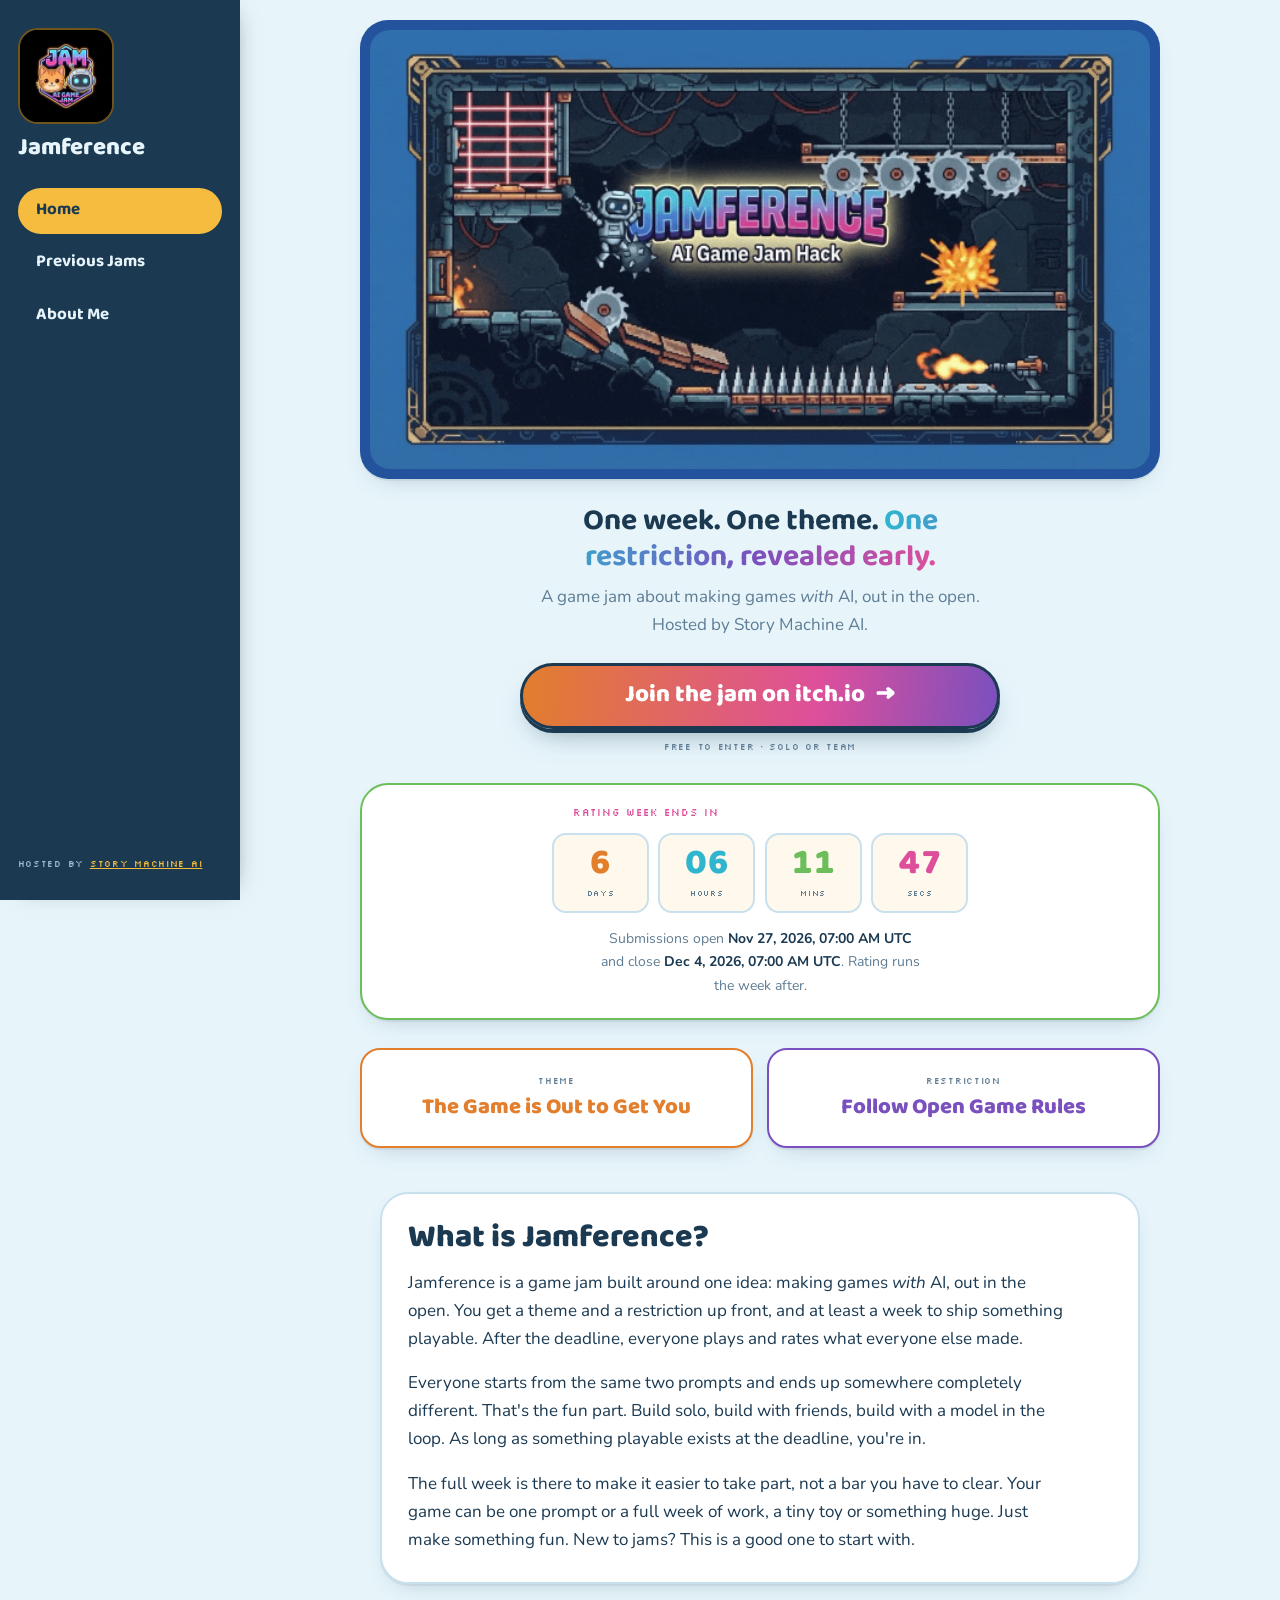
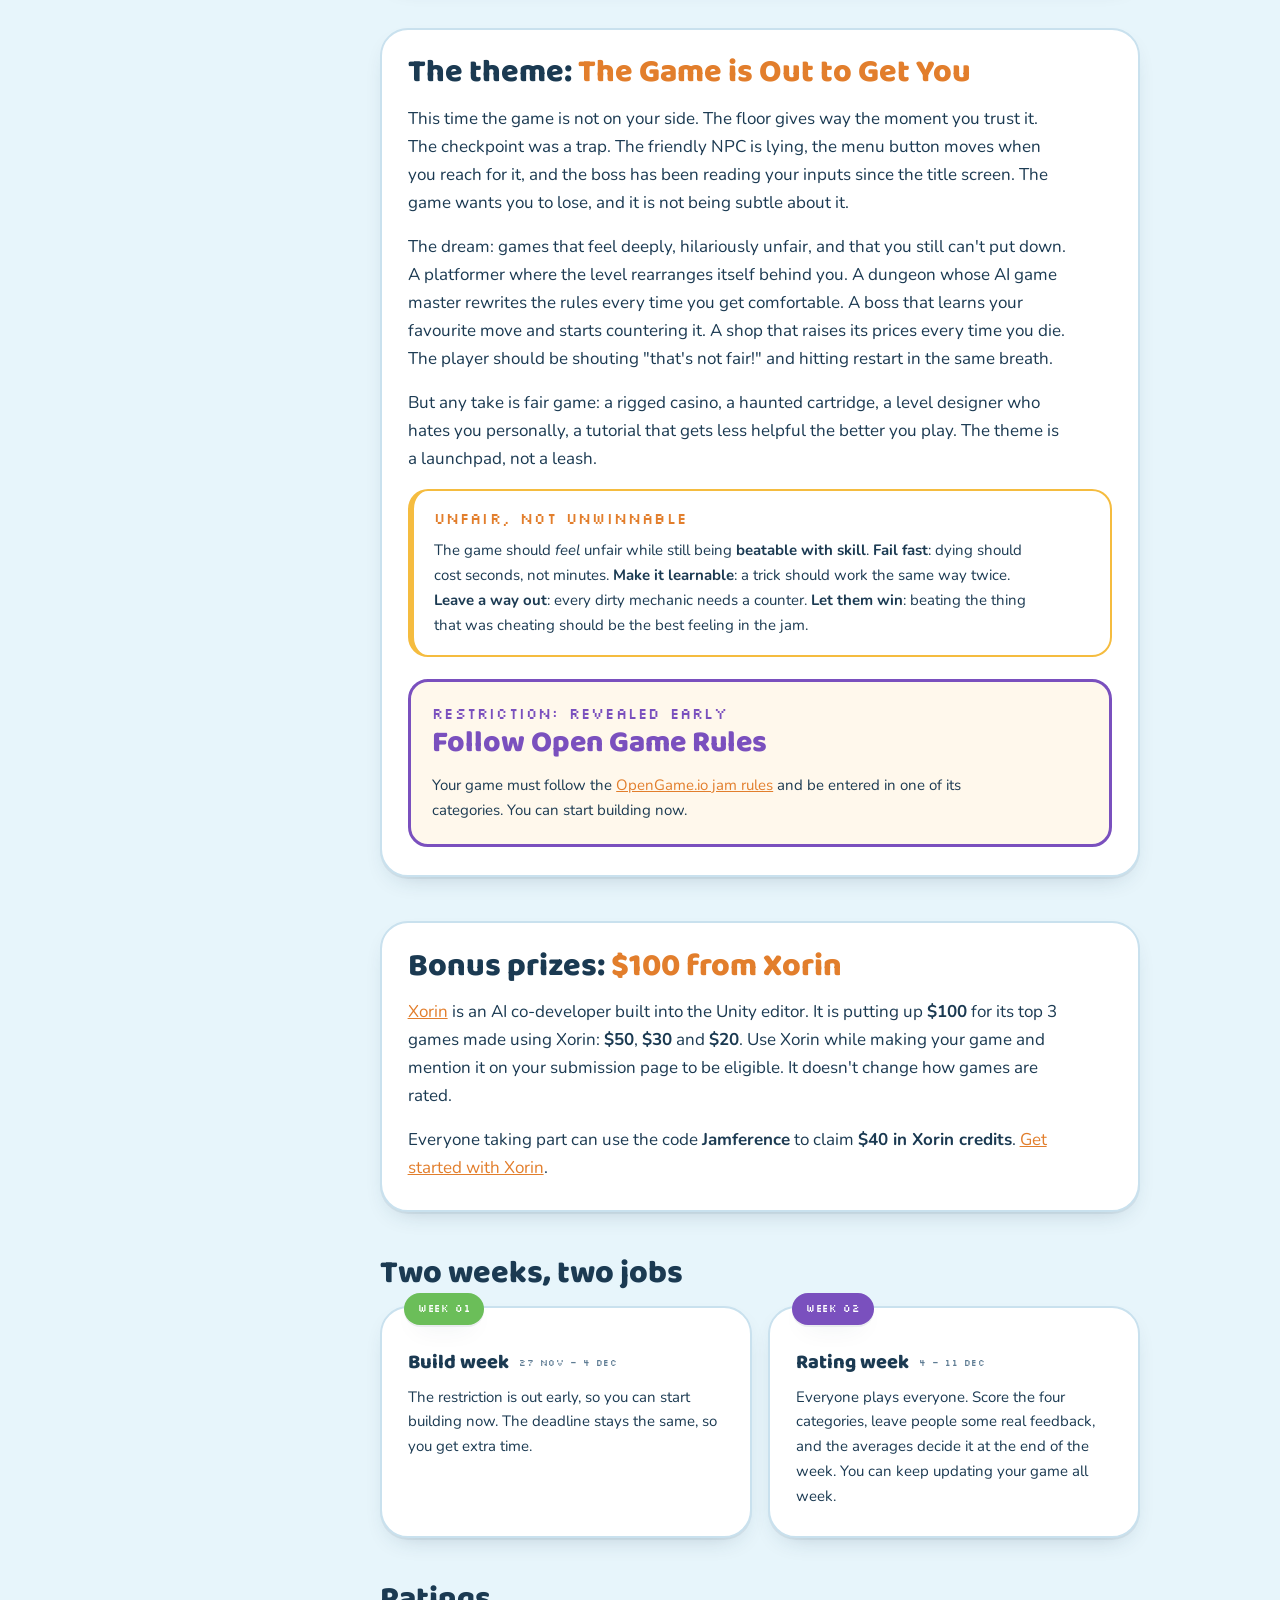
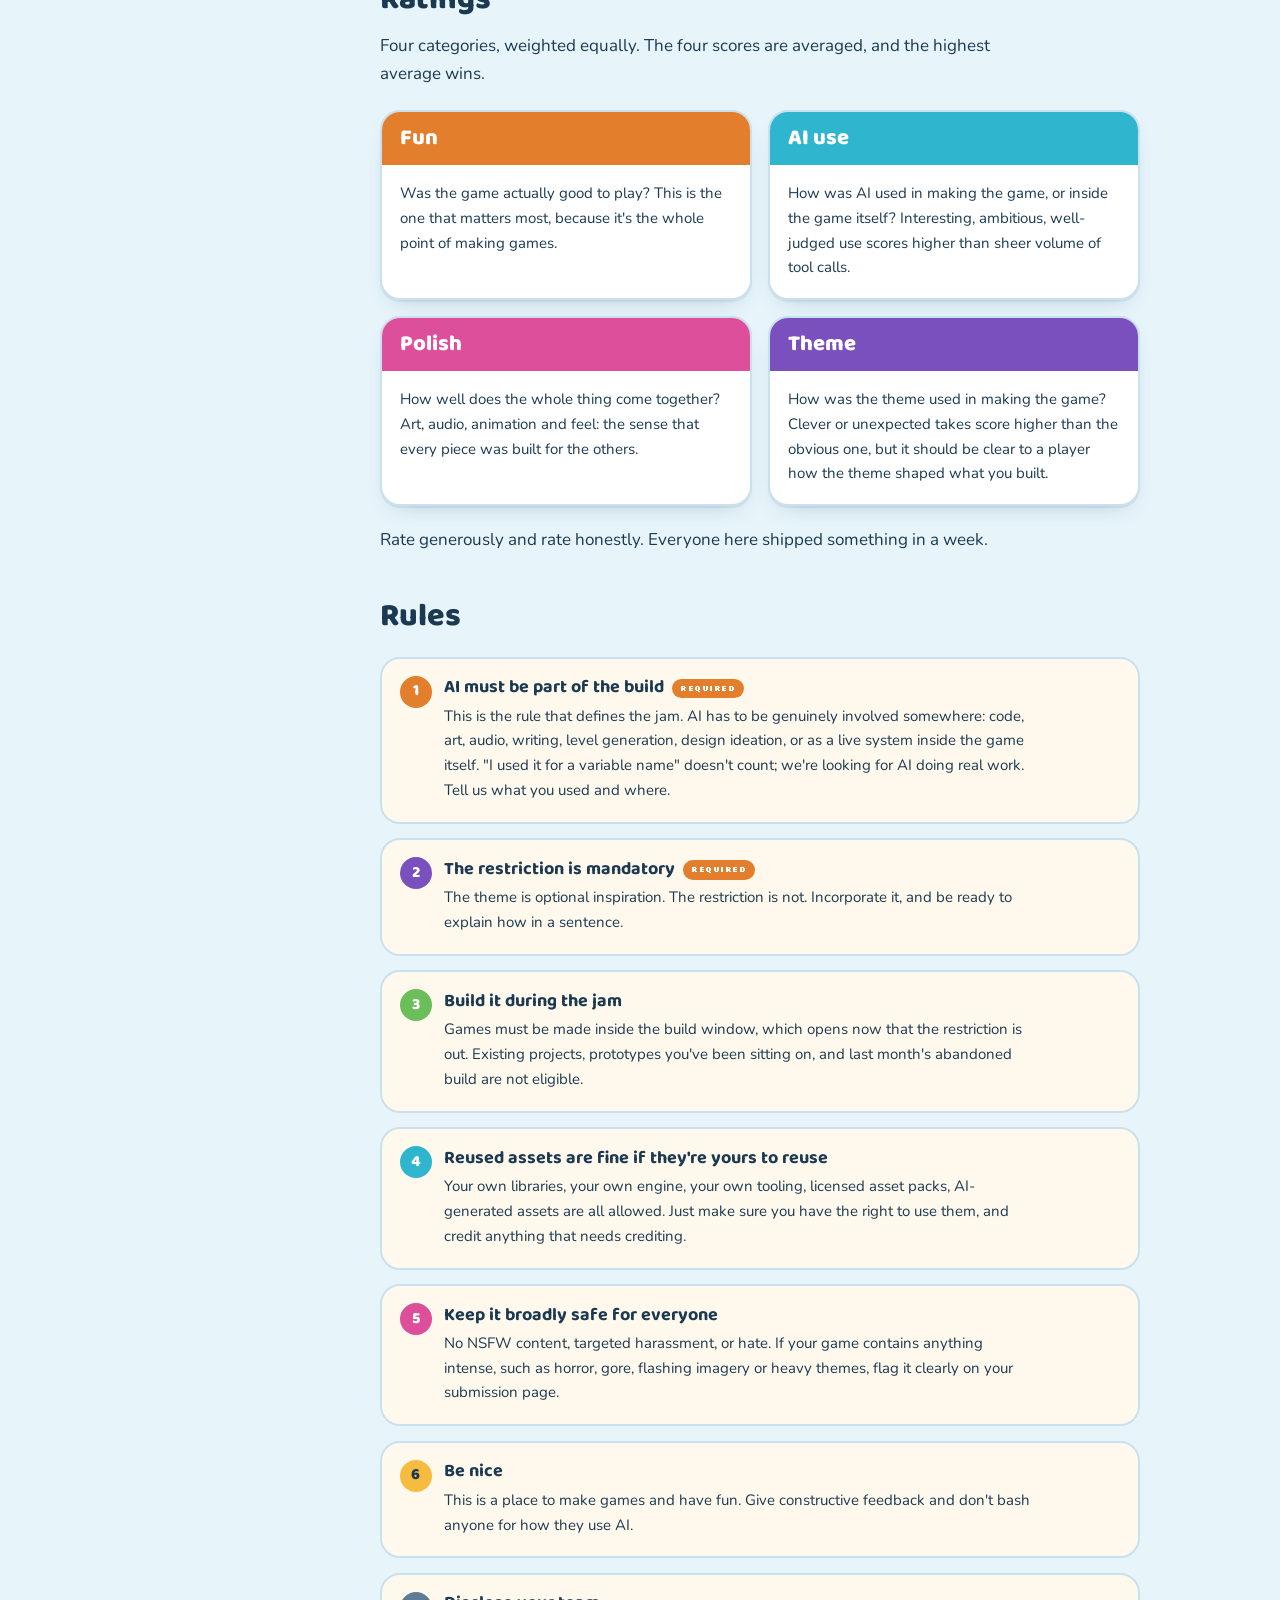
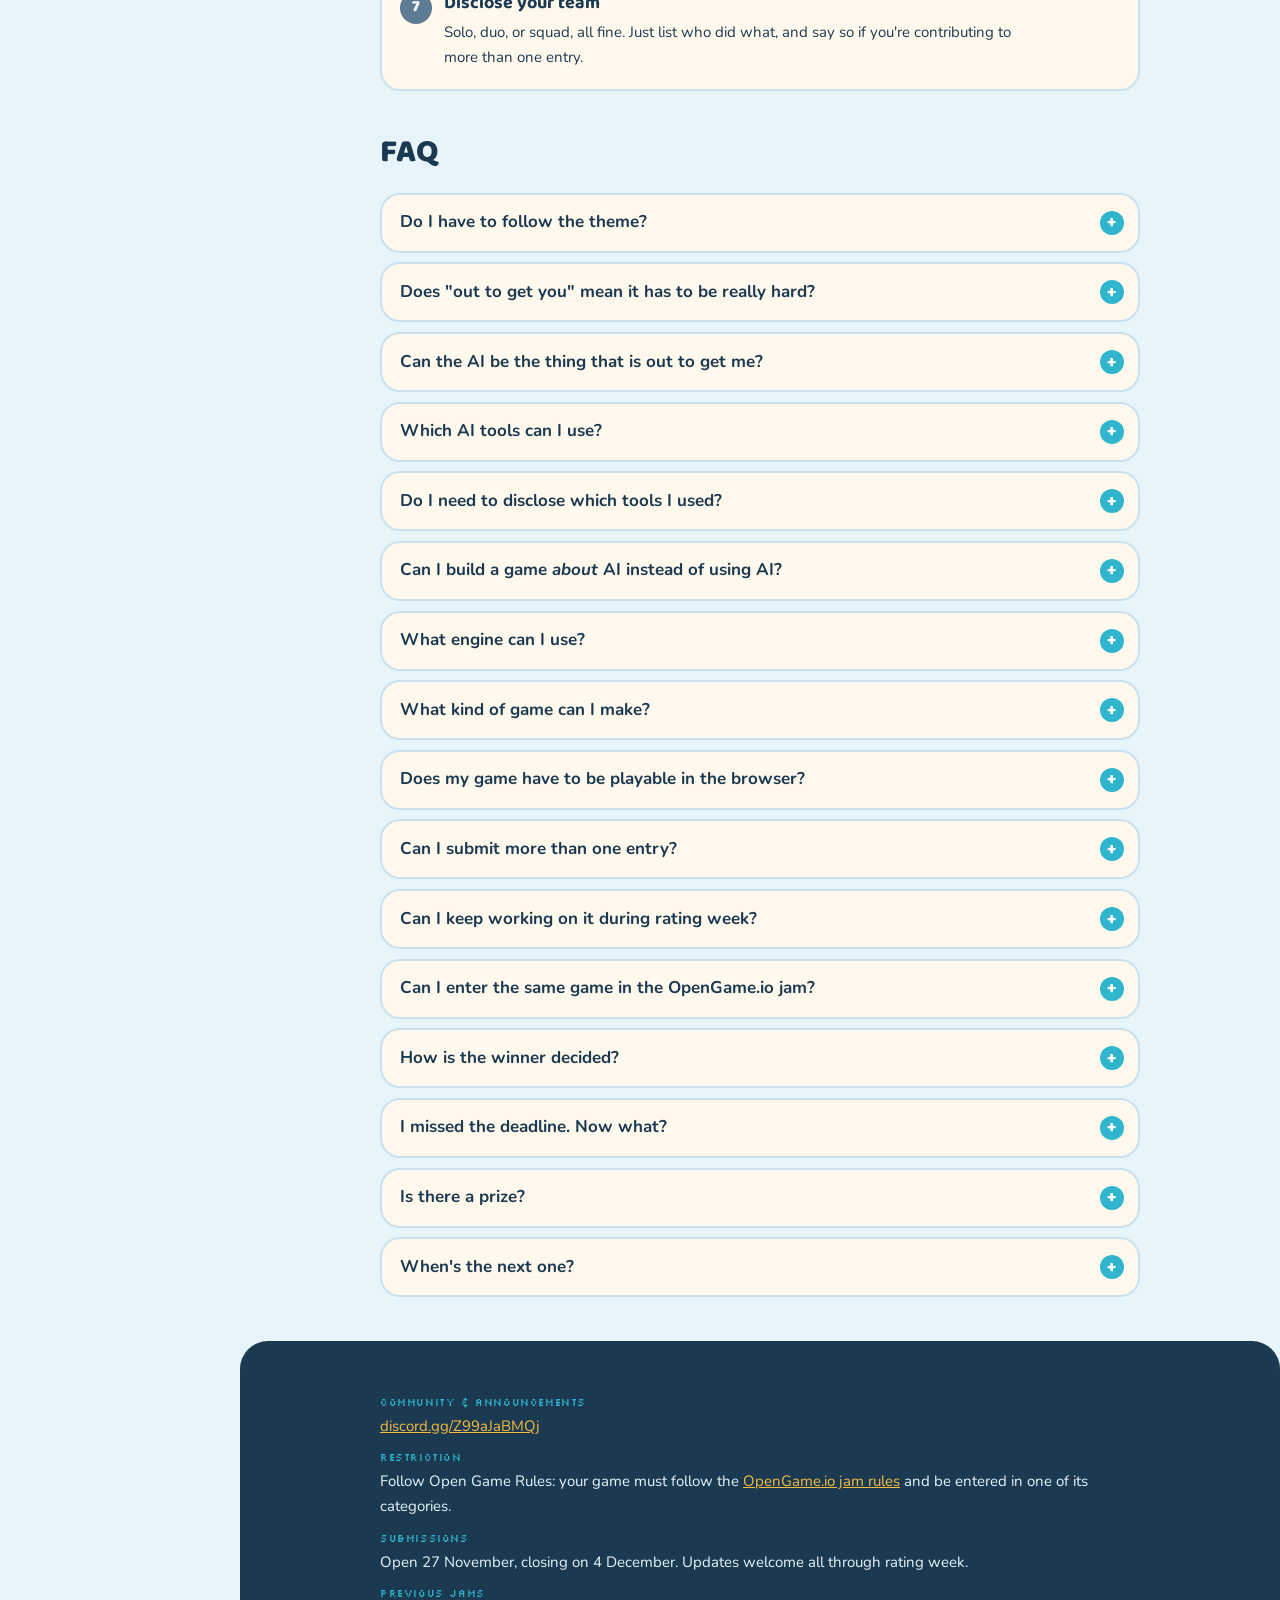
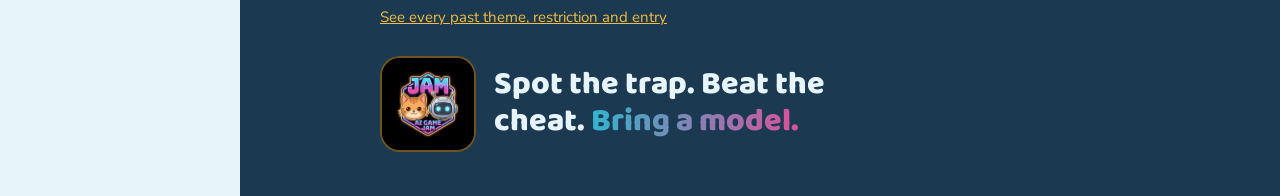
<file: index.html>
<!doctype html>
<html lang="en">
<head>
<meta charset="utf-8">
<meta name="viewport" content="width=device-width, initial-scale=1">
<title>Jamference</title>
<link rel="icon" type="image/png" sizes="32x32" href="favicon-32.png">
<link rel="apple-touch-icon" sizes="180x180" href="apple-touch-icon.png">
<link rel="preconnect" href="https://fonts.googleapis.com">
<link rel="preconnect" href="https://fonts.gstatic.com" crossorigin>
<link rel="stylesheet" href="https://fonts.googleapis.com/css2?family=Baloo+2:wght@600;700;800&family=Nunito:ital,wght@0,400;0,600;0,700;1,400&family=Silkscreen:wght@400;700&display=swap">
<link rel="stylesheet" href="nav.css">

<style>
  :root {
    /* palette lifted from the jam key art */
    --navy:    #1B3A52;
    --sky:     #E7F5FB;
    --sky-2:   #C9E9F5;
    --cream:   #FFF8EC;
    --ginger:  #E27E2C;
    --cyan:    #2FB6CE;
    --mint:    #6BBE59;
    --berry:   #DE4F9B;
    --grape:   #7A50BE;
    --gold:    #F5BC3F;

    --ground:  var(--sky);
    --card:    #FFFFFF;
    --sunk:    var(--cream);
    --ink:     var(--navy);
    --ink-2:   #5E7C93;
    --edge:    #C9E1EE;
    --shadow:  0 2px 0 rgba(27,58,82,.07), 0 10px 26px -14px rgba(27,58,82,.30);

    --display: "Baloo 2", "Trebuchet MS", sans-serif;
    --body:    "Nunito", "Segoe UI", system-ui, sans-serif;
    --pixel:   "Silkscreen", ui-monospace, monospace;

    --r-lg: 28px;
    --r-md: 20px;
    --r-sm: 14px;
  }

  @media (prefers-color-scheme: dark) {
    :root:not([data-theme="light"]) {
      --ground: #102433;
      --card:   #1B3A52;
      --sunk:   #17334A;
      --ink:    #EAF6FB;
      --ink-2:  #9DBBCD;
      --edge:   #2C5271;
      --ginger: #F0954A;
      --cyan:   #52D2E6;
      --mint:   #85D372;
      --berry:  #F06BB2;
      --grape:  #A283DE;
      --gold:   #FFCE5E;
      --shadow: 0 2px 0 rgba(0,0,0,.18), 0 12px 28px -14px rgba(0,0,0,.55);
    }
  }

  :root[data-theme="dark"] {
    --ground: #102433;
    --card:   #1B3A52;
    --sunk:   #17334A;
    --ink:    #EAF6FB;
    --ink-2:  #9DBBCD;
    --edge:   #2C5271;
    --ginger: #F0954A;
    --cyan:   #52D2E6;
    --mint:   #85D372;
    --berry:  #F06BB2;
    --grape:  #A283DE;
    --gold:   #FFCE5E;
    --shadow: 0 2px 0 rgba(0,0,0,.18), 0 12px 28px -14px rgba(0,0,0,.55);
  }

  * { box-sizing: border-box; }

  body {
    margin: 0;
    background: var(--ground);
    color: var(--ink);
    font-family: var(--body);
    font-size: 1.0625rem;
    line-height: 1.65;
    -webkit-font-smoothing: antialiased;
  }

  .wrap { max-width: 50rem; margin: 0 auto; padding: 0 1.25rem; }

  .sr-only {
    position: absolute; width: 1px; height: 1px;
    padding: 0; margin: -1px; overflow: hidden;
    clip: rect(0 0 0 0); white-space: nowrap; border: 0;
  }

  /* ---------- hero ---------- */

  .hero { padding: 1.25rem 0 0; }

  .hero-frame {
    background: #23539d;
    border-radius: var(--r-lg);
    padding: 10px;
    box-shadow: var(--shadow);
    overflow: hidden;
  }

  .hero-frame img {
    display: block;
    width: 100%;
    height: auto;
    border-radius: 20px;
  }

  .tagline {
    font-family: var(--display);
    font-weight: 700;
    font-size: clamp(1.25rem, 4.4vw, 1.875rem);
    line-height: 1.2;
    text-align: center;
    text-wrap: balance;
    margin: 1.5rem auto 0;
    max-width: 26ch;
  }

  .tagline span {
    background: linear-gradient(96deg, var(--cyan), var(--grape) 55%, var(--berry));
    -webkit-background-clip: text;
    background-clip: text;
    color: transparent;
  }

  .sub {
    text-align: center;
    color: var(--ink-2);
    max-width: 44ch;
    margin: 0.5rem auto 0;
  }

  /* ---------- primary CTA ---------- */

  .cta-row {
    display: flex;
    justify-content: center;
    margin: 1.5rem 0 0;
  }

  .cta {
    display: inline-flex;
    align-items: center;
    justify-content: center;
    gap: 0.7rem;
    width: 100%;
    max-width: 30rem;
    text-align: center;
    text-decoration: none;
    font-family: var(--display);
    font-weight: 800;
    font-size: clamp(1.125rem, 4vw, 1.5rem);
    line-height: 1.1;
    color: #fff;
    background: linear-gradient(96deg, var(--ginger), var(--berry) 62%, var(--grape));
    border: 3px solid var(--navy);
    border-radius: 999px;
    padding: 1rem 1.6rem 1.1rem;
    box-shadow: 0 4px 0 var(--navy), 0 14px 30px -14px rgba(27,58,82,.55);
    transition: transform .14s ease, box-shadow .14s ease;
  }

  .cta:hover,
  .cta:focus-visible {
    transform: translateY(-2px);
    box-shadow: 0 6px 0 var(--navy), 0 18px 34px -14px rgba(27,58,82,.6);
  }

  .cta:active {
    transform: translateY(2px);
    box-shadow: 0 2px 0 var(--navy), 0 10px 22px -14px rgba(27,58,82,.5);
  }

  .cta:focus-visible { outline: 3px solid var(--grape); outline-offset: 4px; }

  .cta .arrow { font-size: 1.1em; line-height: 1; transform: translateY(-0.04em); }

  .cta-note {
    font-family: var(--pixel);
    font-size: 0.5625rem;
    letter-spacing: 0.08em;
    text-transform: uppercase;
    color: var(--ink-2);
    text-align: center;
    margin: 0.7rem auto 0;
  }

  /* ---------- countdown ---------- */

  .countdown {
    margin: 1.75rem 0 0;
    background: var(--card);
    border: 2px solid var(--edge);
    border-radius: var(--r-lg);
    box-shadow: var(--shadow);
    padding: 1.25rem 1.25rem 1.35rem;
    text-align: center;
  }

  .countdown .kicker { color: var(--mint); margin: 0 0 0.75rem; }

  .clock {
    display: grid;
    grid-template-columns: repeat(4, minmax(0, 1fr));
    gap: 0.6rem;
    max-width: 26rem;
    margin: 0 auto;
  }

  .unit {
    background: var(--sunk);
    border: 2px solid var(--edge);
    border-radius: var(--r-sm);
    padding: 0.6rem 0.2rem 0.65rem;
  }

  .unit .num {
    display: block;
    font-family: var(--display);
    font-weight: 800;
    font-size: clamp(1.5rem, 7vw, 2.25rem);
    line-height: 1;
    font-variant-numeric: tabular-nums;
  }

  .unit:nth-child(1) .num { color: var(--ginger); }
  .unit:nth-child(2) .num { color: var(--cyan); }
  .unit:nth-child(3) .num { color: var(--mint); }
  .unit:nth-child(4) .num { color: var(--berry); }

  .unit .lab {
    display: block;
    font-family: var(--pixel);
    font-size: 0.5rem;
    letter-spacing: 0.08em;
    text-transform: uppercase;
    color: var(--ink-2);
    margin-top: 0.4rem;
  }

  .cd-dates {
    font-size: 0.875rem;
    color: var(--ink-2);
    margin: 0.9rem auto 0;
    max-width: 40ch;
  }

  .cd-dates b { color: var(--ink); font-weight: 700; }

  .countdown.is-live { border-color: var(--mint); }
  .countdown.is-live .kicker { color: var(--berry); }
  .countdown.is-over .clock { display: none; }

  /* ---------- spec chips ---------- */

  .spec {
    display: grid;
    grid-template-columns: repeat(2, minmax(0, 1fr));
    gap: 0.85rem;
    margin: 1.75rem 0 0;
    padding: 0;
    list-style: none;
  }

  .spec li {
    background: var(--card);
    border: 2px solid var(--edge);
    border-radius: var(--r-md);
    padding: 1rem 1.1rem 1.1rem;
    box-shadow: var(--shadow);
    text-align: center;
    display: flex;
    flex-direction: column;
    align-items: center;
    justify-content: center;
    gap: 0.4rem;
    min-height: 6.25rem;
  }

  .spec b {
    font-family: var(--pixel);
    font-size: 0.5625rem;
    font-weight: 400;
    letter-spacing: 0.08em;
    text-transform: uppercase;
    color: var(--ink-2);
  }

  .spec .val {
    font-family: var(--display);
    font-weight: 800;
    font-size: clamp(1.0625rem, 3.4vw, 1.375rem);
    line-height: 1.15;
    text-wrap: balance;
  }

  .spec .s-theme { border-color: var(--ginger); }
  .spec .s-theme .val { color: var(--ginger); }
  .spec .s-restriction { border-color: var(--grape); }
  .spec .s-restriction .val { color: var(--grape); }

  @media (max-width: 26rem) {
    .spec { grid-template-columns: 1fr; }
  }

  /* ---------- sections & cards ---------- */

  main { padding-bottom: 1rem; }

  section { padding: 2.75rem 0 0; }

  .card {
    background: var(--card);
    border: 2px solid var(--edge);
    border-radius: var(--r-lg);
    padding: 1.6rem 1.6rem 1.75rem;
    box-shadow: var(--shadow);
  }

  h2 {
    font-family: var(--display);
    font-weight: 800;
    font-size: clamp(1.5rem, 4.6vw, 2rem);
    line-height: 1.12;
    margin: 0 0 0.85rem;
    text-wrap: balance;
  }

  .kicker {
    font-family: var(--pixel);
    font-size: 0.625rem;
    letter-spacing: 0.08em;
    text-transform: uppercase;
    color: var(--cyan);
    margin: 0 0 0.5rem;
  }

  p { margin: 0 0 1rem; max-width: 66ch; }
  p:last-child { margin-bottom: 0; }
  strong { font-weight: 700; }

  .paw { color: var(--ginger); }

  /* ---------- sealed restriction ---------- */

  .sealed {
    margin: 1.4rem 0 0;
    background: var(--sunk);
    border: 3px dashed var(--ginger);
    border-radius: var(--r-md);
    padding: 1.25rem 1.35rem 1.35rem;
  }

  .sealed .kicker { color: var(--ginger); }

  .redacted {
    font-family: var(--pixel);
    font-size: clamp(0.75rem, 3vw, 1rem);
    letter-spacing: 0.12em;
    color: var(--ink);
    opacity: 0.22;
    overflow: hidden;
    white-space: nowrap;
    margin: 0 0 0.8rem;
    user-select: none;
  }

  .sealed p { font-size: 0.9375rem; margin: 0; }

  .sealed.revealed { border: 3px solid var(--grape); }
  .sealed.revealed .kicker { color: var(--grape); }
  .sealed.revealed .reveal-title {
    font-family: var(--display);
    font-weight: 800;
    font-size: clamp(1.375rem, 4.6vw, 1.875rem);
    line-height: 1.1;
    color: var(--grape);
    margin: 0 0 0.8rem;
    text-wrap: balance;
  }
  .sealed.revealed p + p { margin-top: 0.75rem; }


  /* ---------- lucky cat (pure CSS maneki-neko) ---------- */

  .lucky-wrap { display: flex; gap: 1.25rem; align-items: center; margin: 0 0 0.9rem; }
  .lucky-wrap .reveal-title { margin: 0 0 0.35rem; }
  .lucky-wrap .lucky-sub { font-size: 0.9375rem; margin: 0; }

  .lucky-cat {
    --lc-line: #1B3A52;
    --lc-fur:  #FFFDF8;
    --lc-pink: #F7A9C4;
    --lc-red:  #E2463B;
    --lc-gold: #F5BC3F;
    position: relative;
    flex: 0 0 auto;
    width: 160px;
    height: 180px;
    animation: lc-bob 2.4s ease-in-out infinite;
  }
  .lucky-cat div { position: absolute; }

  .lc-shadow {
    left: 28px; top: 166px; width: 104px; height: 12px;
    border-radius: 50%;
    background: rgba(27,58,82,.18);
    animation: lc-shadow 2.4s ease-in-out infinite;
  }
  .lc-body {
    left: 30px; top: 82px; width: 100px; height: 86px;
    background: var(--lc-fur);
    border: 3px solid var(--lc-line);
    border-radius: 48% 48% 38% 38% / 58% 58% 42% 42%;
    z-index: 1;
  }
  .lc-ear {
    top: 2px; width: 38px; height: 40px;
    background: var(--lc-line);
    clip-path: polygon(50% 0, 100% 100%, 0 100%);
    z-index: 2;
  }
  .lc-ear::before, .lc-ear::after { content: ""; position: absolute; clip-path: polygon(50% 0, 100% 100%, 0 100%); }
  .lc-ear::before { left: 5px; top: 7px; width: 28px; height: 33px; background: var(--lc-fur); }
  .lc-ear::after  { left: 11px; top: 16px; width: 16px; height: 22px; background: var(--lc-pink); }
  .lc-ear.l { left: 30px; transform: rotate(-14deg); }
  .lc-ear.r { left: 92px; transform: rotate(14deg); animation: lc-ear 4.8s ease-in-out infinite; transform-origin: 50% 100%; }
  .lc-head {
    left: 24px; top: 20px; width: 112px; height: 86px;
    background: var(--lc-fur);
    border: 3px solid var(--lc-line);
    border-radius: 50% / 54%;
    z-index: 3;
  }
  .lc-eye {
    top: 34px; width: 18px; height: 10px;
    border-top: 3px solid var(--lc-line);
    border-radius: 50% 50% 0 0;
  }
  .lc-eye.l { left: 24px; }
  .lc-eye.r { left: 64px; }
  .lc-blush {
    top: 46px; width: 16px; height: 9px;
    border-radius: 50%;
    background: var(--lc-pink);
    opacity: .85;
  }
  .lc-blush.l { left: 14px; }
  .lc-blush.r { left: 76px; }
  .lc-nose {
    left: 47px; top: 46px; width: 12px; height: 8px;
    background: var(--lc-pink);
    border: 2px solid var(--lc-line);
    border-radius: 40% 40% 60% 60% / 30% 30% 70% 70%;
  }
  .lc-mouth {
    top: 53px; width: 12px; height: 8px;
    border-bottom: 2.5px solid var(--lc-line);
    border-radius: 0 0 50% 50%;
  }
  .lc-mouth.l { left: 42px; }
  .lc-mouth.r { left: 53px; }
  .lc-whisker { top: 50px; width: 22px; height: 2px; background: var(--lc-line); border-radius: 2px; }
  .lc-whisker.l1 { left: -8px; transform: rotate(8deg); }
  .lc-whisker.l2 { left: -8px; top: 57px; transform: rotate(-6deg); }
  .lc-whisker.r1 { left: 92px; transform: rotate(-8deg); }
  .lc-whisker.r2 { left: 92px; top: 57px; transform: rotate(6deg); }
  .lc-spot {
    left: 66px; top: 6px; width: 26px; height: 18px;
    background: var(--ginger);
    border-radius: 50% 60% 50% 40%;
    opacity: .9;
  }
  .lc-collar {
    left: 40px; top: 98px; width: 80px; height: 13px;
    background: var(--lc-red);
    border: 2.5px solid var(--lc-line);
    border-radius: 10px;
    z-index: 2;
  }
  .lc-bell {
    left: 70px; top: 104px; width: 20px; height: 20px;
    background: radial-gradient(circle at 35% 30%, #FFF1B8 0 18%, var(--lc-gold) 20%);
    border: 2.5px solid var(--lc-line);
    border-radius: 50%;
    z-index: 4;
    transform-origin: 50% 0;
    animation: lc-jingle 0.6s ease-in-out infinite alternate;
  }
  .lc-bell::after {
    content: ""; position: absolute; left: 6px; top: 9px; width: 4px; height: 6px;
    background: var(--lc-line); border-radius: 2px;
  }
  .lc-coin {
    left: 52px; top: 124px; width: 56px; height: 38px;
    background: linear-gradient(160deg, #FFE38A, var(--lc-gold) 55%, #D99A1E);
    border: 3px solid var(--lc-line);
    border-radius: 50%;
    z-index: 4;
    overflow: hidden;
  }
  .lc-coin::before {
    content: ""; position: absolute; inset: 4px;
    border: 2px solid rgba(27,58,82,.45);
    border-radius: 50%;
  }
  .lc-coin::after {
    content: ""; position: absolute; top: -10px; left: -30px; width: 18px; height: 60px;
    background: rgba(255,255,255,.75);
    transform: rotate(25deg);
    animation: lc-shine 2.8s ease-in-out infinite;
  }
  .lc-paw-hold {
    width: 22px; height: 18px; top: 140px;
    background: var(--lc-fur);
    border: 3px solid var(--lc-line);
    border-radius: 50%;
    z-index: 5;
  }
  .lc-paw-hold.l { left: 40px; }
  .lc-paw-hold.r { left: 98px; }
  .lc-arm {
    left: 118px; top: 44px; width: 30px; height: 56px;
    background: var(--lc-fur);
    border: 3px solid var(--lc-line);
    border-radius: 15px 15px 12px 12px;
    z-index: 2;
    transform-origin: 50% 92%;
    animation: lc-wave 1.1s ease-in-out infinite alternate;
  }
  .lc-arm::before {
    content: ""; position: absolute; left: 6px; top: 7px; width: 13px; height: 10px;
    background: var(--lc-pink); border-radius: 50%;
  }
  .lc-arm::after {
    content: ""; position: absolute; left: 3px; top: 0; width: 4px; height: 4px;
    background: var(--lc-pink); border-radius: 50%;
    box-shadow: 7px -2px 0 var(--lc-pink), 14px 0 0 var(--lc-pink);
  }
  .lc-spark {
    width: 14px; height: 14px;
    background: var(--gold);
    clip-path: polygon(50% 0, 62% 38%, 100% 50%, 62% 62%, 50% 100%, 38% 62%, 0 50%, 38% 38%);
    animation: lc-twinkle 1.8s ease-in-out infinite;
    z-index: 6;
  }
  .lc-spark.s1 { left: 146px; top: 20px; }
  .lc-spark.s2 { left: 4px;   top: 70px; width: 10px; height: 10px; animation-delay: .6s; }
  .lc-spark.s3 { left: 120px; top: 150px; width: 11px; height: 11px; animation-delay: 1.1s; }
  .lc-spark.s4 { left: 14px;  top: 10px; width: 9px; height: 9px; animation-delay: 1.5s; }

  @keyframes lc-wave    { from { transform: rotate(-6deg); } to { transform: rotate(24deg); } }
  @keyframes lc-bob     { 0%, 100% { transform: translateY(0); } 50% { transform: translateY(-5px); } }
  @keyframes lc-shadow  { 0%, 100% { transform: scaleX(1); opacity: 1; } 50% { transform: scaleX(.88); opacity: .7; } }
  @keyframes lc-jingle  { from { transform: rotate(-12deg); } to { transform: rotate(12deg); } }
  @keyframes lc-ear     { 0%, 88%, 100% { transform: rotate(14deg); } 92% { transform: rotate(26deg); } 96% { transform: rotate(8deg); } }
  @keyframes lc-shine   { 0%, 55% { left: -30px; } 85%, 100% { left: 80px; } }
  @keyframes lc-twinkle { 0%, 100% { transform: scale(.3) rotate(0); opacity: 0; } 50% { transform: scale(1) rotate(45deg); opacity: 1; } }

  @media (prefers-color-scheme: dark) {
    :root:not([data-theme="light"]) .lucky-cat { filter: drop-shadow(0 0 1px #EAF6FB) drop-shadow(0 0 1px #EAF6FB); }
  }
  :root[data-theme="dark"] .lucky-cat { filter: drop-shadow(0 0 1px #EAF6FB) drop-shadow(0 0 1px #EAF6FB); }

  @media (max-width: 34rem) {
    .lucky-wrap { flex-direction: column; text-align: center; }
    .lucky-wrap .lucky-sub { margin: 0 auto; }
  }

  /* ---------- public domain note ---------- */

  .pd-note {
    margin: 1.4rem 0 0;
    background: var(--sunk);
    border: 2px solid var(--edge);
    border-left: 6px solid var(--gold);
    border-radius: var(--r-md);
    padding: 1.1rem 1.25rem 1.2rem;
  }

  .pd-note .kicker { color: var(--ginger); }
  .pd-note p { font-size: 0.9375rem; }
  .pd-note p + p { margin-top: 0.75rem; }

  /* ---------- must-do callout ---------- */

  .must-note {
    margin: 1rem 0;
    background: var(--card);
    border: 2px solid var(--gold);
    border-left: 6px solid var(--gold);
    border-radius: var(--r-md);
    padding: 1rem 1.25rem 1.1rem;
  }

  .must-note .kicker,
  .sealed.revealed .must-note .kicker { color: var(--ginger); margin: 0 0 0.4rem; }
  .must-note p { font-size: 0.9375rem; }

  /* ---------- two weeks ---------- */

  .weeks {
    display: grid;
    grid-template-columns: repeat(auto-fit, minmax(15rem, 1fr));
    gap: 1rem;
  }

  .week { position: relative; padding-top: 2.4rem; }

  .badge {
    position: absolute;
    top: -0.9rem;
    left: 1.4rem;
    font-family: var(--pixel);
    font-size: 0.625rem;
    letter-spacing: 0.06em;
    text-transform: uppercase;
    color: #fff;
    border-radius: 999px;
    padding: 0.45rem 0.85rem 0.5rem;
    box-shadow: var(--shadow);
  }

  .badge.b1 { background: var(--mint); }
  .badge.b2 { background: var(--grape); }

  .week h3 {
    font-family: var(--display);
    font-weight: 800;
    font-size: 1.25rem;
    margin: 0 0 0.35rem;
  }

  .wk-date {
    font-family: var(--pixel);
    font-size: 0.5625rem;
    font-weight: 400;
    letter-spacing: 0.06em;
    text-transform: uppercase;
    color: var(--ink-2);
    white-space: nowrap;
    margin-left: 0.4rem;
    vertical-align: 0.2em;
  }

  .week p { font-size: 0.9375rem; }

  /* ---------- ratings ---------- */

  .cats {
    display: grid;
    grid-template-columns: repeat(2, minmax(0, 1fr));
    align-items: stretch;
    gap: 1rem;
    margin: 1.4rem 0 1.25rem;
  }

  @media (max-width: 36rem) {
    .cats { grid-template-columns: 1fr; }
  }

  .cat-card {
    background: var(--card);
    border: 2px solid var(--edge);
    border-radius: var(--r-md);
    box-shadow: var(--shadow);
    overflow: hidden;
    display: flex;
    flex-direction: column;
  }

  .cat-top {
    padding: 0.9rem 1.1rem 0.95rem;
    color: #fff;
  }

  .cat-card:nth-child(1) .cat-top { background: var(--ginger); }
  .cat-card:nth-child(2) .cat-top { background: var(--cyan); }
  .cat-card:nth-child(3) .cat-top { background: var(--berry); }
  .cat-card:nth-child(4) .cat-top { background: var(--grape); }

  .cat-top .name {
    font-family: var(--display);
    font-weight: 800;
    font-size: 1.375rem;
    line-height: 1.05;
    display: block;
  }

  .cat-top .share {
    font-family: var(--pixel);
    font-size: 0.5625rem;
    letter-spacing: 0.06em;
    text-transform: uppercase;
    opacity: 0.92;
  }

  .cat-card > p {
    margin: 0;
    padding: 1rem 1.1rem 1.15rem;
    font-size: 0.9375rem;
  }

  /* ---------- rules ---------- */

  ol.rules {
    list-style: none;
    counter-reset: r;
    padding: 0;
    margin: 1.4rem 0 0;
    display: grid;
    gap: 0.9rem;
  }

  ol.rules li {
    counter-increment: r;
    background: var(--sunk);
    border: 2px solid var(--edge);
    border-radius: var(--r-md);
    padding: 1.1rem 1.2rem 1.2rem 3.9rem;
    position: relative;
  }

  ol.rules li::before {
    content: counter(r);
    position: absolute;
    left: 1.1rem;
    top: 1.05rem;
    width: 2rem;
    height: 2rem;
    display: grid;
    place-items: center;
    border-radius: 999px;
    font-family: var(--display);
    font-weight: 800;
    font-size: 1rem;
    color: #fff;
    background: var(--ink-2);
  }

  ol.rules li:nth-child(1)::before { background: var(--ginger); }
  ol.rules li:nth-child(2)::before { background: var(--grape); }
  ol.rules li:nth-child(3)::before { background: var(--mint); }
  ol.rules li:nth-child(4)::before { background: var(--cyan); }
  ol.rules li:nth-child(5)::before { background: var(--berry); }
  ol.rules li:nth-child(6)::before { background: var(--gold); color: var(--navy); }
  ol.rules li:nth-child(7)::before { background: var(--ink-2); }

  ol.rules h3 {
    font-family: var(--display);
    font-weight: 700;
    font-size: 1.125rem;
    margin: 0 0 0.25rem;
    line-height: 1.3;
  }

  ol.rules p { font-size: 0.9375rem; margin: 0; }

  .flag {
    display: inline-block;
    font-family: var(--pixel);
    font-size: 0.5rem;
    letter-spacing: 0.06em;
    text-transform: uppercase;
    color: #fff;
    background: var(--ginger);
    border-radius: 999px;
    padding: 0.25rem 0.55rem 0.3rem;
    margin-left: 0.45rem;
    vertical-align: 0.18em;
  }

  /* ---------- faq ---------- */

  .faq { display: grid; gap: 0.6rem; margin: 1.4rem 0 0; }

  details {
    background: var(--sunk);
    border: 2px solid var(--edge);
    border-radius: var(--r-md);
    overflow: hidden;
  }

  summary {
    cursor: pointer;
    list-style: none;
    padding: 0.85rem 3rem 0.9rem 1.1rem;
    font-weight: 700;
    position: relative;
  }

  summary::-webkit-details-marker { display: none; }

  summary::after {
    content: "+";
    position: absolute;
    right: 0.9rem;
    top: 50%;
    transform: translateY(-50%);
    width: 1.5rem;
    height: 1.5rem;
    display: grid;
    place-items: center;
    border-radius: 999px;
    background: var(--cyan);
    color: #fff;
    font-family: var(--display);
    font-weight: 800;
    line-height: 1;
  }

  details[open] summary::after { content: "\2212"; }

  summary:focus-visible { outline: 3px solid var(--grape); outline-offset: -3px; }

  details p {
    font-size: 0.9375rem;
    color: var(--ink-2);
    padding: 0 1.1rem 1.1rem;
    margin: 0;
  }

  /* ---------- footer ---------- */

  footer {
    margin-top: 2.75rem;
    background: var(--navy);
    color: var(--sky);
    border-radius: var(--r-lg) var(--r-lg) 0 0;
    padding: 2.25rem 0 2.75rem;
  }

  footer .kicker { color: var(--gold); }

  footer ul {
    list-style: none;
    padding: 0;
    margin: 1.1rem 0 1.6rem;
    display: grid;
    gap: 0.75rem;
    font-size: 0.9375rem;
  }

  footer li b {
    font-family: var(--pixel);
    font-size: 0.625rem;
    letter-spacing: 0.06em;
    text-transform: uppercase;
    color: var(--cyan);
    display: block;
    font-weight: 400;
    margin-bottom: 0.15rem;
  }

  .signrow {
    display: flex;
    align-items: center;
    gap: 1.1rem;
    flex-wrap: wrap;
  }

  .emblem {
    width: 96px;
    height: 96px;
    flex: none;
    display: block;
    border-radius: var(--r-md);
    background: #000;
    border: 2px solid rgba(245,188,63,.45);
  }

  .signoff {
    font-family: var(--display);
    font-weight: 800;
    font-size: clamp(1.375rem, 5vw, 2rem);
    line-height: 1.15;
    margin: 0;
    max-width: 22ch;
  }

  .signoff span {
    background: linear-gradient(96deg, var(--cyan), var(--berry));
    -webkit-background-clip: text;
    background-clip: text;
    color: transparent;
  }

  .chip {
    display: inline-block;
    font-family: var(--pixel);
    font-size: 0.6875rem;
    background: rgba(255,255,255,.10);
    border: 2px dashed var(--gold);
    border-radius: 999px;
    padding: 0.2rem 0.6rem 0.25rem;
    color: var(--sky);
  }

  a { color: var(--ginger); border-radius: 6px; }
  a:focus-visible { outline: 3px solid var(--grape); outline-offset: 2px; }
  footer a { color: var(--gold); }

  .card, .cat-card, details { transition: transform .18s ease; }
  .cat-card:hover { transform: translateY(-3px); }

  @media (prefers-reduced-motion: reduce) {
    * { animation: none !important; transition: none !important; }
  }
</style>
</head>
<body>
<nav class="sidenav" aria-label="Site">
  <div class="sidenav-inner">
    <a class="sidenav-brand" href="index.html"><img src="logo-192.jpg" width="96" height="96" alt=""><span>Jamference</span></a>
    <ul>
      <li><a class="navlink" href="index.html" aria-current="page">Home</a></li>
      <li><a class="navlink" href="previous-jams.html">Previous Jams</a></li>
      <li><a class="navlink" href="about.html">About Me</a></li>
    </ul>
    <p class="sidenav-foot">Hosted by <a href="https://storymachine.ai" target="_blank" rel="noopener">Story Machine AI</a></p>
  </div>
</nav>
<div class="wrap hero">
  <h1 class="sr-only">Jamference: AI Game Jam Hack</h1>
  <div class="hero-frame">
    <img src="gifs/Jamference5.gif" alt="Jamference: AI Game Jam Hack, a pixel-art dungeon full of traps: spikes, saw blades, a swinging spiked ball and a flamethrower, with a little robot and a ginger cat dodging through.">
  </div>
  <p class="tagline">One week. One theme. <span>One restriction, revealed early.</span></p>
  <p class="sub">A game jam about making games <em>with</em> AI, out in the open. Hosted by Story Machine AI.</p>

  <div class="cta-row">
    <a class="cta" href="https://itch.io/jam/jamference-ai-game-jam-hack-5" target="_blank" rel="noopener">
      Join the jam on itch.io <span class="arrow" aria-hidden="true">&rarr;</span>
    </a>
  </div>
  <p class="cta-note">Free to enter &middot; Solo or team</p>

  <div class="countdown" id="countdown"
       data-open="2026-11-27T07:00:00Z"
       data-close="2026-12-04T07:00:00Z"
       data-results="2026-12-11T07:00:00Z">
    <p class="kicker" id="cd-label">Jam opens in</p>
    <div class="clock" id="cd-clock" role="timer" aria-live="off">
      <div class="unit"><span class="num" data-unit="d">--</span><span class="lab">days</span></div>
      <div class="unit"><span class="num" data-unit="h">--</span><span class="lab">hours</span></div>
      <div class="unit"><span class="num" data-unit="m">--</span><span class="lab">mins</span></div>
      <div class="unit"><span class="num" data-unit="s">--</span><span class="lab">secs</span></div>
    </div>
    <p class="cd-dates" id="cd-dates">Submissions open <b><time datetime="2026-11-27T07:00:00Z">27 Nov 2026, 07:00 UTC</time></b> and close <b><time datetime="2026-12-04T07:00:00Z">4 Dec 2026, 07:00 UTC</time></b>. Rating runs the week after.</p>
  </div>

  <ul class="spec">
    <li class="s-theme">
      <b>Theme</b>
      <span class="val">The Game is Out to Get You</span>
    </li>
    <li class="s-restriction">
      <b>Restriction</b>
      <span class="val">Follow Open Game Rules</span>
    </li>
  </ul>
</div>

<main class="wrap">

  <section>
    <div class="card">
      <h2>What is Jamference?</h2>
      <p>Jamference is a game jam built around one idea: making games <em>with</em> AI, out in the open. You get a theme and a restriction up front, and at least a week to ship something playable. After the deadline, everyone plays and rates what everyone else made.</p>
      <p>Everyone starts from the same two prompts and ends up somewhere completely different. That's the fun part. Build solo, build with friends, build with a model in the loop. As long as something playable exists at the deadline, you're in.</p>
      <p>The full week is there to make it easier to take part, not a bar you have to clear. Your game can be one prompt or a full week of work, a tiny toy or something huge. Just make something fun. New to jams? This is a good one to start with.</p>
    </div>
  </section>

  <section>
    <div class="card">
      <h2>The theme: <span class="paw">The Game is Out to Get You</span></h2>
      <p>This time the game is not on your side. The floor gives way the moment you trust it. The checkpoint was a trap. The friendly NPC is lying, the menu button moves when you reach for it, and the boss has been reading your inputs since the title screen. The game wants you to lose, and it is not being subtle about it.</p>
      <p>The dream: games that feel deeply, hilariously unfair, and that you still can't put down. A platformer where the level rearranges itself behind you. A dungeon whose AI game master rewrites the rules every time you get comfortable. A boss that learns your favourite move and starts countering it. A shop that raises its prices every time you die. The player should be shouting "that's not fair!" and hitting restart in the same breath.</p>
      <p>But any take is fair game: a rigged casino, a haunted cartridge, a level designer who hates you personally, a tutorial that gets less helpful the better you play. The theme is a launchpad, not a leash.</p>

      <div class="must-note">
        <p class="kicker">Unfair, not unwinnable</p>
        <p>The game should <em>feel</em> unfair while still being <strong>beatable with skill</strong>. <strong>Fail fast</strong>: dying should cost seconds, not minutes. <strong>Make it learnable</strong>: a trick should work the same way twice. <strong>Leave a way out</strong>: every dirty mechanic needs a counter. <strong>Let them win</strong>: beating the thing that was cheating should be the best feeling in the jam.</p>
      </div>

      <div class="sealed revealed">
        <p class="kicker">Restriction: revealed early</p>
        <p class="reveal-title">Follow Open Game Rules</p>
        <p>Your game must follow the <a href="https://opengame.io/jam" target="_blank" rel="noopener">OpenGame.io jam rules</a> and be entered in one of its categories. You can start building now.</p>
      </div>
    </div>
  </section>

  <section>
    <div class="card">
      <h2>Bonus prizes: <span class="paw">$100 from Xorin</span></h2>
      <p><a href="https://xorin.ai/?utm_source=jamference" target="_blank" rel="noopener">Xorin</a> is an AI co-developer built into the Unity editor. It is putting up <strong>$100</strong> for its top 3 games made using Xorin: <strong>$50</strong>, <strong>$30</strong> and <strong>$20</strong>. Use Xorin while making your game and mention it on your submission page to be eligible. It doesn't change how games are rated.</p>
      <p>Everyone taking part can use the code <strong>Jamference</strong> to claim <strong>$40 in Xorin credits</strong>. <a href="https://xorin.ai/jam/get-xorin/?utm_source=jamference" target="_blank" rel="noopener">Get started with Xorin</a>.</p>
    </div>
  </section>

  <section>
    <h2>Two weeks, two jobs</h2>
    <div class="weeks">
      <div class="card week">
        <span class="badge b1">Week 01</span>
        <h3>Build week <span class="wk-date">27 Nov &ndash; 4 Dec</span></h3>
        <p>The restriction is out early, so you can start building now. The deadline stays the same, so you get extra time.</p>
      </div>
      <div class="card week">
        <span class="badge b2">Week 02</span>
        <h3>Rating week <span class="wk-date">4 &ndash; 11 Dec</span></h3>
        <p>Everyone plays everyone. Score the four categories, leave people some real feedback, and the averages decide it at the end of the week. You can keep updating your game all week.</p>
      </div>
    </div>
  </section>

  <section>
    <h2>Ratings</h2>
    <p>Four categories, weighted equally. The four scores are averaged, and the highest average wins.</p>

    <div class="cats">
      <div class="cat-card">
        <div class="cat-top"><span class="name">Fun</span></div>
        <p>Was the game actually good to play? This is the one that matters most, because it's the whole point of making games.</p>
      </div>
      <div class="cat-card">
        <div class="cat-top"><span class="name">AI use</span></div>
        <p>How was AI used in making the game, or inside the game itself? Interesting, ambitious, well-judged use scores higher than sheer volume of tool calls.</p>
      </div>
      <div class="cat-card">
        <div class="cat-top"><span class="name">Polish</span></div>
        <p>How well does the whole thing come together? Art, audio, animation and feel: the sense that every piece was built for the others.</p>
      </div>
      <div class="cat-card">
        <div class="cat-top"><span class="name">Theme</span></div>
        <p>How was the theme used in making the game? Clever or unexpected takes score higher than the obvious one, but it should be clear to a player how the theme shaped what you built.</p>
      </div>
    </div>

    <p>Rate generously and rate honestly. Everyone here shipped something in a week.</p>
  </section>

  <section>
    <h2>Rules</h2>
    <ol class="rules">
      <li>
        <h3>AI must be part of the build<span class="flag">Required</span></h3>
        <p>This is the rule that defines the jam. AI has to be genuinely involved somewhere: code, art, audio, writing, level generation, design ideation, or as a live system inside the game itself. "I used it for a variable name" doesn't count; we're looking for AI doing real work. Tell us what you used and where.</p>
      </li>
      <li>
        <h3>The restriction is mandatory<span class="flag">Required</span></h3>
        <p>The theme is optional inspiration. The restriction is not. Incorporate it, and be ready to explain how in a sentence.</p>
      </li>
      <li>
        <h3>Build it during the jam</h3>
        <p>Games must be made inside the build window, which opens now that the restriction is out. Existing projects, prototypes you've been sitting on, and last month's abandoned build are not eligible.</p>
      </li>
      <li>
        <h3>Reused assets are fine if they're yours to reuse</h3>
        <p>Your own libraries, your own engine, your own tooling, licensed asset packs, AI-generated assets are all allowed. Just make sure you have the right to use them, and credit anything that needs crediting.</p>
      </li>
      <li>
        <h3>Keep it broadly safe for everyone</h3>
        <p>No NSFW content, targeted harassment, or hate. If your game contains anything intense, such as horror, gore, flashing imagery or heavy themes, flag it clearly on your submission page.</p>
      </li>
      <li>
        <h3>Be nice</h3>
        <p>This is a place to make games and have fun. Give constructive feedback and don't bash anyone for how they use AI.</p>
      </li>
      <li>
        <h3>Disclose your team</h3>
        <p>Solo, duo, or squad, all fine. Just list who did what, and say so if you're contributing to more than one entry.</p>
      </li>
    </ol>
  </section>

  <section>
    <h2>FAQ</h2>
    <div class="faq">
      <details>
        <summary>Do I have to follow the theme?</summary>
        <p>No. "The Game is Out to Get You" is there to spark ideas, and only the restriction is compulsory. Skipping it won't disqualify you, but Theme is one of the four rating categories, so a game that ignores it will score lower there.</p>
      </details>
      <details>
        <summary>Does "out to get you" mean it has to be really hard?</summary>
        <p>No. It has to feel like the game is working against the player, but that can be cheeky rather than brutal. What matters is that a clever player can still get the better of it.</p>
      </details>
      <details>
        <summary>Can the AI be the thing that is out to get me?</summary>
        <p>Please. A live model that taunts the player, rewrites the level or bends the rules mid-run is a perfect fit, and counts toward AI use too. Just keep it beatable.</p>
      </details>
      <details>
        <summary>Which AI tools can I use?</summary>
        <p>Any of them. Coding assistants, image and audio models, agents, local models, whatever you've got. Combine them freely.</p>
      </details>
      <details>
        <summary>Do I need to disclose which tools I used?</summary>
        <p>Yes, briefly, on your submission. No essay required; a short list of tools and what each one did is plenty.</p>
      </details>
      <details>
        <summary>Can I build a game <em>about</em> AI instead of using AI?</summary>
        <p>You can do both, and plenty of people will. But rule 1 still stands: AI has to be part of how the thing got made or how it runs.</p>
      </details>
      <details>
        <summary>What engine can I use?</summary>
        <p>Any engine with a web export, per the OpenGame.io rules.</p>
      </details>
      <details>
        <summary>What kind of game can I make?</summary>
        <p>Any genre, as long as it is a desktop browser game, per the OpenGame.io rules.</p>
      </details>
      <details>
        <summary>Does my game have to be playable in the browser?</summary>
        <p>Yes, this round. The OpenGame.io rules require it.</p>
      </details>
      <details>
        <summary>Can I submit more than one entry?</summary>
        <p>Yes. Each one is judged on its own merits, and each needs its own submission page.</p>
      </details>
      <details>
        <summary>Can I keep working on it during rating week?</summary>
        <p>Yes, and we encourage it. Raters play whatever version is live, so keep it playable.</p>
      </details>
      <details>
        <summary>Can I enter the same game in the OpenGame.io jam?</summary>
        <p>Yes. The restriction means it follows the OpenGame.io rules anyway.</p>
      </details>
      <details>
        <summary>How is the winner decided?</summary>
        <p>Fun, AI use, Polish and Theme are averaged into a single score. Highest average takes it.</p>
      </details>
      <details>
        <summary>I missed the deadline. Now what?</summary>
        <p>Get in touch in the community channel as soon as you can. Late submissions are handled case by case; the earlier you say something, the more we can do.</p>
      </details>
      <details>
        <summary>Is there a prize?</summary>\n        <p>Bragging rights, a leaderboard, and a pile of games that didn't exist a fortnight ago, plus $100 in bonus prizes from Xorin (see above). The real prize is finding out what you can ship in a week with AI riding shotgun.</p>
      </details>
      <details>
        <summary>When's the next one?</summary>
        <p>We&rsquo;ll be hosting jams every two weeks. Keep an eye out for the next one, and join the community to hear it first.</p>
      </details>
    </div>
  </section>

</main>

<footer>
  <div class="wrap">
    <ul>
      <li><b>Community &amp; announcements</b> <a href="https://discord.gg/Z99aJaBMQj" target="_blank" rel="noopener">discord.gg/Z99aJaBMQj</a></li>
      <li><b>Restriction</b> Follow Open Game Rules: your game must follow the <a href="https://opengame.io/jam" target="_blank" rel="noopener">OpenGame.io jam rules</a> and be entered in one of its categories.</li>
      <li><b>Submissions</b> Open 27 November, closing on 4 December. Updates welcome all through rating week.</li>
      <li><b>Previous jams</b> <a href="previous-jams.html">See every past theme, restriction and entry</a></li>
    </ul>
    <div class="signrow">
      <img class="emblem" src="logo-192.jpg" width="96" height="96" alt="Jamference AI Game Jam logo: a ginger cat and a robot under neon lettering.">
      <p class="signoff">Spot the trap. Beat the cheat. <span>Bring a model.</span></p>
    </div>
  </div>
</footer>
<script>
(function () {
  var box = document.getElementById('countdown');
  if (!box) return;

  var open    = new Date(box.dataset.open);
  var close   = new Date(box.dataset.close);
  var results = new Date(box.dataset.results);
  var label   = document.getElementById('cd-label');
  var nums    = {};
  ['d', 'h', 'm', 's'].forEach(function (k) {
    nums[k] = box.querySelector('[data-unit="' + k + '"]');
  });

  // Re-state the dates in the visitor's own timezone where we can.
  try {
    var fmt = new Intl.DateTimeFormat(undefined, {
      day: 'numeric', month: 'short', year: 'numeric',
      hour: '2-digit', minute: '2-digit', timeZoneName: 'short'
    });
    box.querySelectorAll('time').forEach(function (t) {
      t.textContent = fmt.format(new Date(t.getAttribute('datetime')));
    });
  } catch (e) { /* keep the UTC fallback text */ }

  function pad(n) { return n < 10 ? '0' + n : String(n); }

  function tick() {
    var now = new Date();
    var target, text, over = false, live = false;

    if (now < open) {
      target = open; text = 'Jam opens in';
    } else if (now < close) {
      target = close; text = 'Submissions close in'; live = true;
    } else if (now < results) {
      target = results; text = 'Rating week ends in'; live = true;
    } else {
      over = true; text = 'This jam has wrapped \u2014 next one is two weeks out';
    }

    box.classList.toggle('is-live', live);
    box.classList.toggle('is-over', over);
    label.textContent = text;
    if (over) return true;

    var ms = target - now;
    var s  = Math.floor(ms / 1000);
    nums.d.textContent = String(Math.floor(s / 86400));
    nums.h.textContent = pad(Math.floor(s / 3600) % 24);
    nums.m.textContent = pad(Math.floor(s / 60) % 60);
    nums.s.textContent = pad(s % 60);
    return false;
  }

  if (!tick()) {
    var id = setInterval(function () { if (tick()) clearInterval(id); }, 1000);
  }
})();
</script>
</body>
</html>
</file>
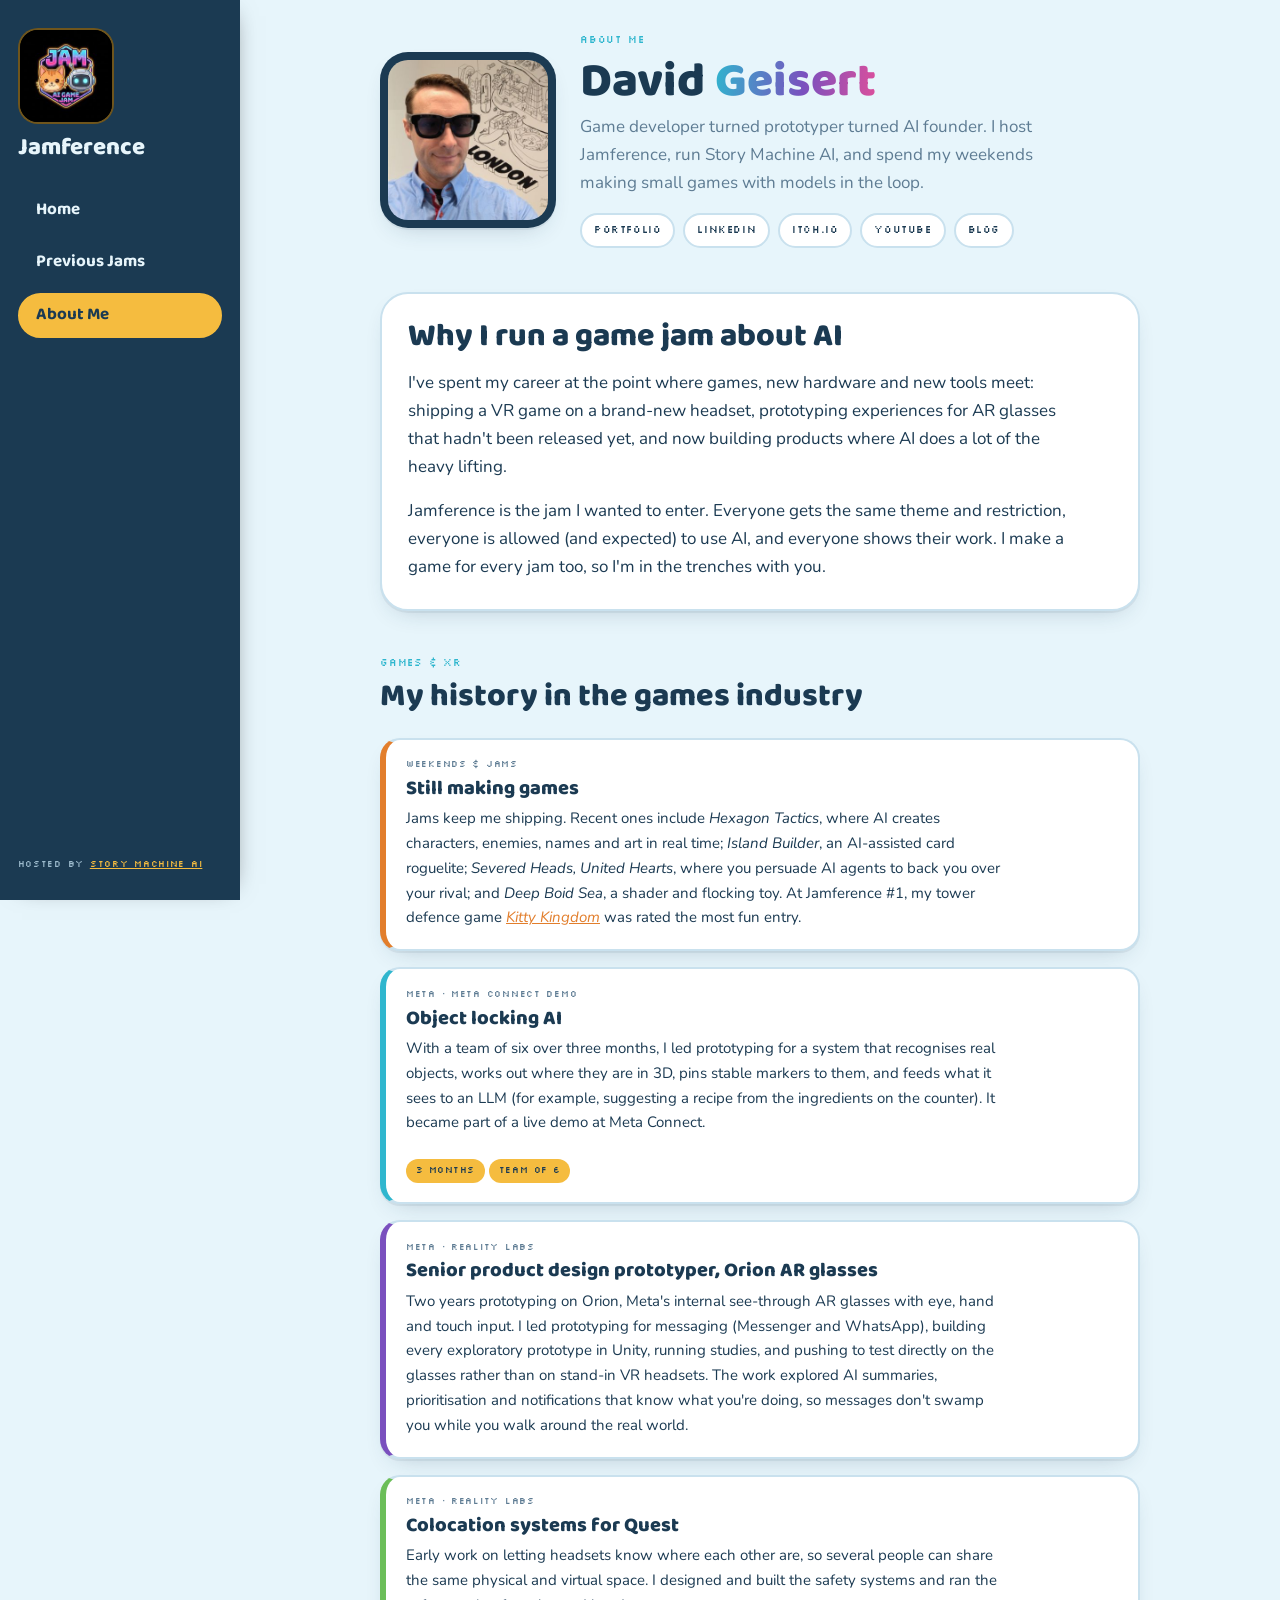
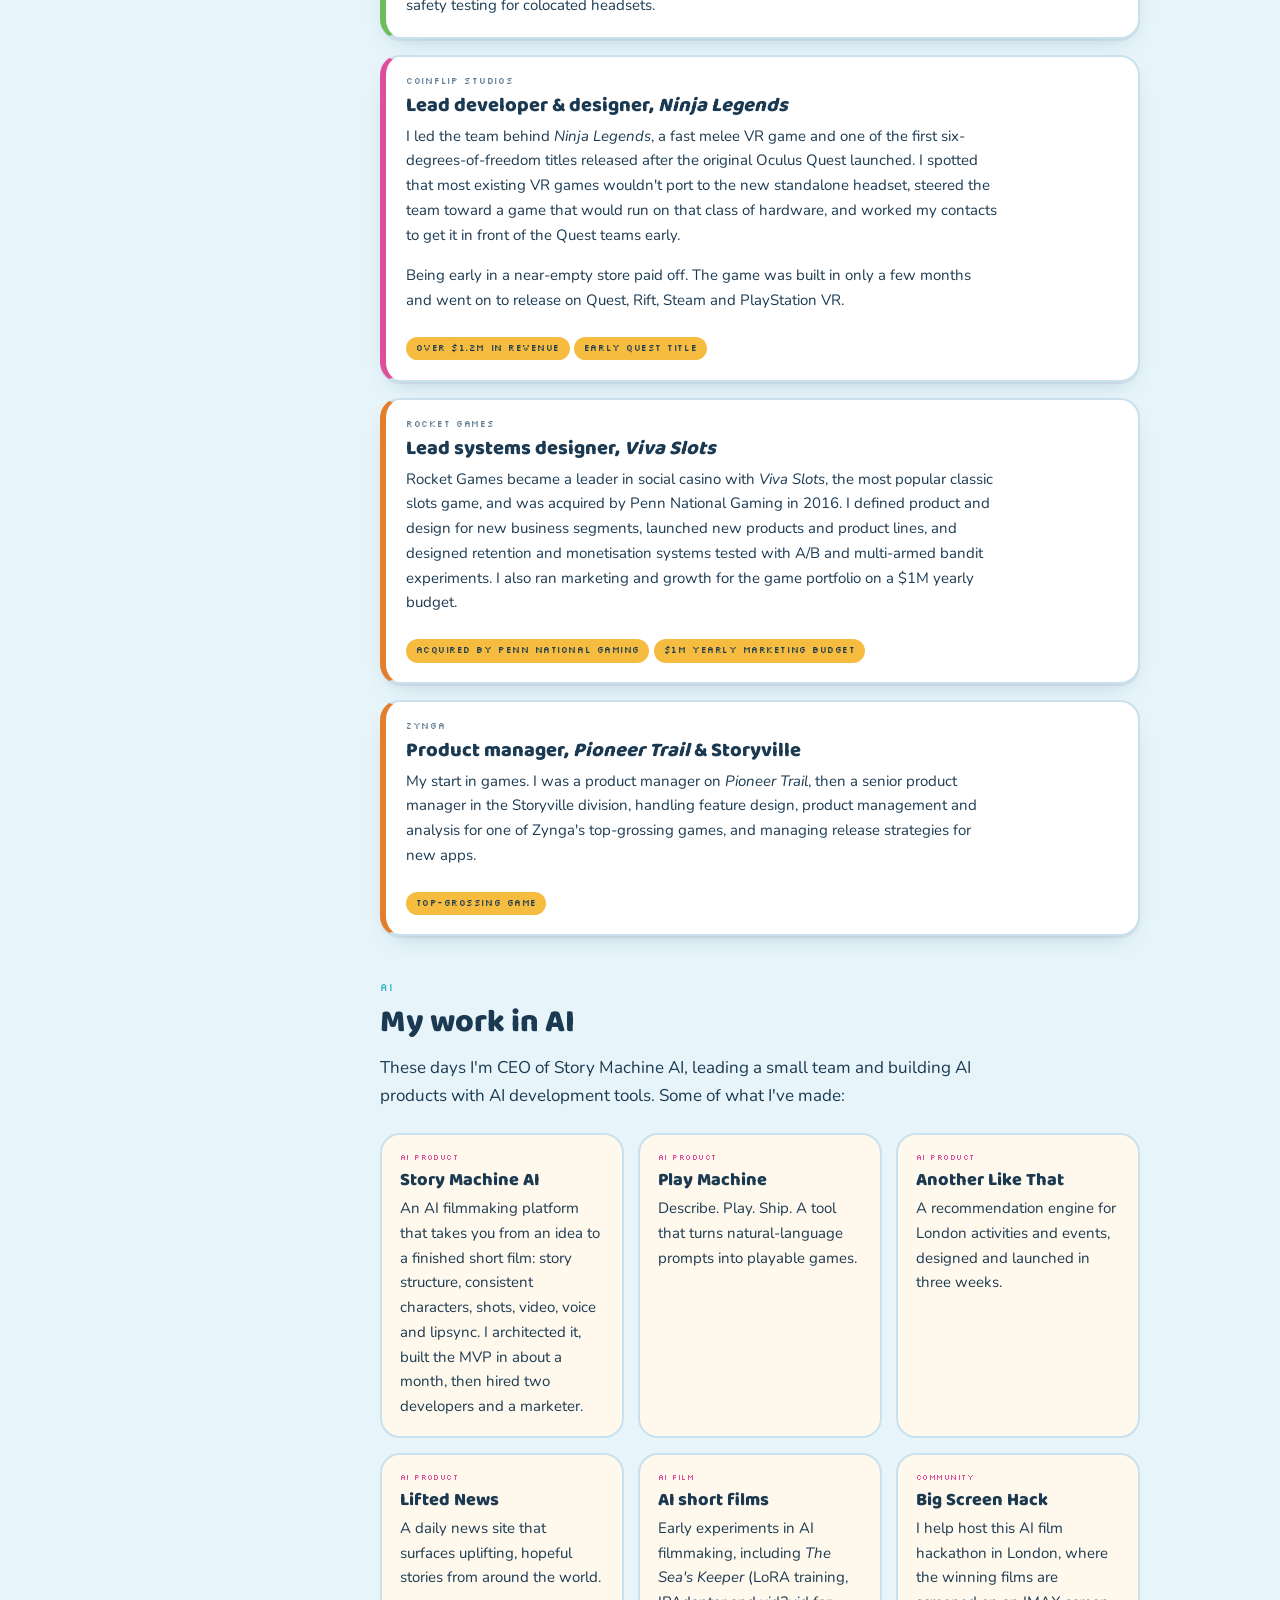
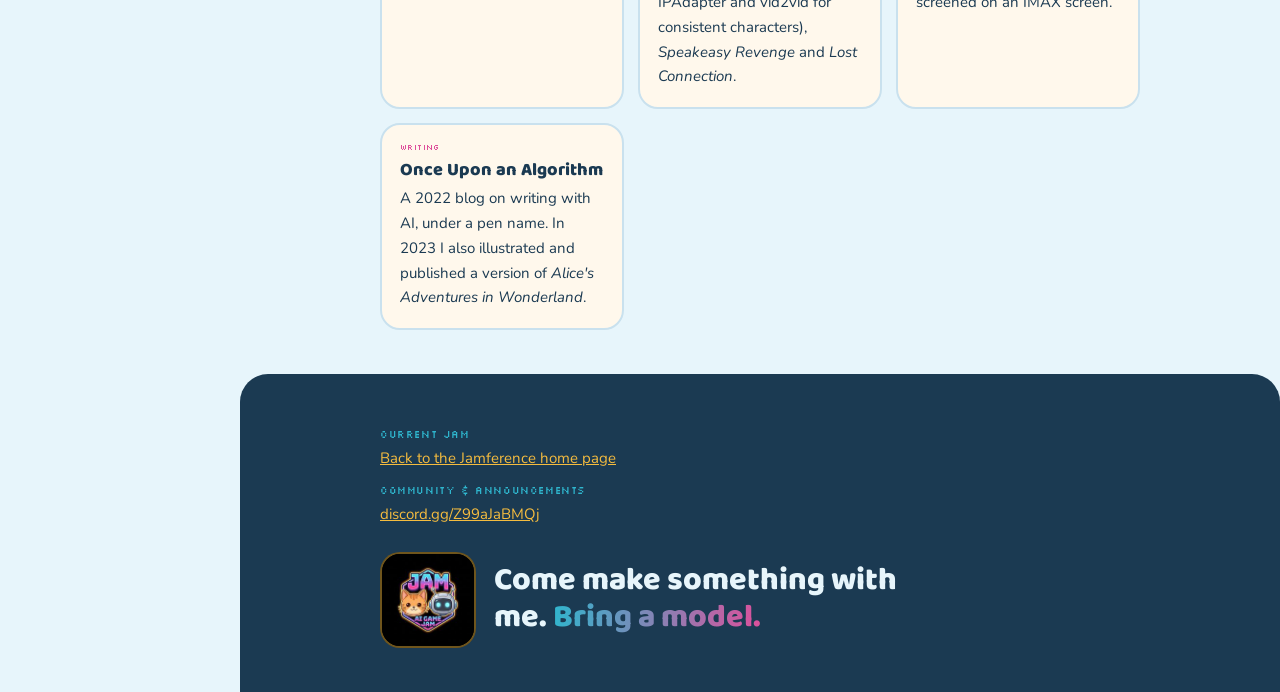
<file: about.html>
<!doctype html>
<html lang="en">
<head>
<meta charset="utf-8">
<meta name="viewport" content="width=device-width, initial-scale=1">
<title>About me · Jamference</title>
<meta name="description" content="David Geisert: game developer, Meta prototyper, AI product builder, and host of Jamference.">
<link rel="icon" type="image/png" sizes="32x32" href="favicon-32.png">
<link rel="apple-touch-icon" sizes="180x180" href="apple-touch-icon.png">
<link rel="preconnect" href="https://fonts.googleapis.com">
<link rel="preconnect" href="https://fonts.gstatic.com" crossorigin>
<link rel="stylesheet" href="https://fonts.googleapis.com/css2?family=Baloo+2:wght@600;700;800&family=Nunito:ital,wght@0,400;0,600;0,700;1,400&family=Silkscreen:wght@400;700&display=swap">
<link rel="stylesheet" href="nav.css">

<style>
  :root {
    /* palette lifted from the jam key art */
    --navy:    #1B3A52;
    --sky:     #E7F5FB;
    --sky-2:   #C9E9F5;
    --cream:   #FFF8EC;
    --ginger:  #E27E2C;
    --cyan:    #2FB6CE;
    --mint:    #6BBE59;
    --berry:   #DE4F9B;
    --grape:   #7A50BE;
    --gold:    #F5BC3F;

    --ground:  var(--sky);
    --card:    #FFFFFF;
    --sunk:    var(--cream);
    --ink:     var(--navy);
    --ink-2:   #5E7C93;
    --edge:    #C9E1EE;
    --shadow:  0 2px 0 rgba(27,58,82,.07), 0 10px 26px -14px rgba(27,58,82,.30);

    --display: "Baloo 2", "Trebuchet MS", sans-serif;
    --body:    "Nunito", "Segoe UI", system-ui, sans-serif;
    --pixel:   "Silkscreen", ui-monospace, monospace;

    --r-lg: 28px;
    --r-md: 20px;
    --r-sm: 14px;
  }

  @media (prefers-color-scheme: dark) {
    :root:not([data-theme="light"]) {
      --ground: #102433;
      --card:   #1B3A52;
      --sunk:   #17334A;
      --ink:    #EAF6FB;
      --ink-2:  #9DBBCD;
      --edge:   #2C5271;
      --ginger: #F0954A;
      --cyan:   #52D2E6;
      --mint:   #85D372;
      --berry:  #F06BB2;
      --grape:  #A283DE;
      --gold:   #FFCE5E;
      --shadow: 0 2px 0 rgba(0,0,0,.18), 0 12px 28px -14px rgba(0,0,0,.55);
    }
  }

  :root[data-theme="dark"] {
    --ground: #102433;
    --card:   #1B3A52;
    --sunk:   #17334A;
    --ink:    #EAF6FB;
    --ink-2:  #9DBBCD;
    --edge:   #2C5271;
    --ginger: #F0954A;
    --cyan:   #52D2E6;
    --mint:   #85D372;
    --berry:  #F06BB2;
    --grape:  #A283DE;
    --gold:   #FFCE5E;
    --shadow: 0 2px 0 rgba(0,0,0,.18), 0 12px 28px -14px rgba(0,0,0,.55);
  }

  * { box-sizing: border-box; }

  body {
    margin: 0;
    background: var(--ground);
    color: var(--ink);
    font-family: var(--body);
    font-size: 1.0625rem;
    line-height: 1.65;
    -webkit-font-smoothing: antialiased;
  }

  .wrap { max-width: 50rem; margin: 0 auto; padding: 0 1.25rem; }

  .sr-only {
    position: absolute; width: 1px; height: 1px;
    padding: 0; margin: -1px; overflow: hidden;
    clip: rect(0 0 0 0); white-space: nowrap; border: 0;
  }

  /* ---------- hero ---------- */

  .hero { padding: 1.25rem 0 0; }

  .hero-frame {
    background: var(--navy);
    border-radius: var(--r-lg);
    padding: 10px;
    box-shadow: var(--shadow);
    overflow: hidden;
  }

  .hero-frame img {
    display: block;
    width: 100%;
    height: auto;
    border-radius: 20px;
  }

  .tagline {
    font-family: var(--display);
    font-weight: 700;
    font-size: clamp(1.25rem, 4.4vw, 1.875rem);
    line-height: 1.2;
    text-align: center;
    text-wrap: balance;
    margin: 1.5rem auto 0;
    max-width: 26ch;
  }

  .tagline span {
    background: linear-gradient(96deg, var(--cyan), var(--grape) 55%, var(--berry));
    -webkit-background-clip: text;
    background-clip: text;
    color: transparent;
  }

  .sub {
    text-align: center;
    color: var(--ink-2);
    max-width: 44ch;
    margin: 0.5rem auto 0;
  }

  /* ---------- primary CTA ---------- */

  .cta-row {
    display: flex;
    justify-content: center;
    margin: 1.5rem 0 0;
  }

  .cta {
    display: inline-flex;
    align-items: center;
    justify-content: center;
    gap: 0.7rem;
    width: 100%;
    max-width: 30rem;
    text-align: center;
    text-decoration: none;
    font-family: var(--display);
    font-weight: 800;
    font-size: clamp(1.125rem, 4vw, 1.5rem);
    line-height: 1.1;
    color: #fff;
    background: linear-gradient(96deg, var(--ginger), var(--berry) 62%, var(--grape));
    border: 3px solid var(--navy);
    border-radius: 999px;
    padding: 1rem 1.6rem 1.1rem;
    box-shadow: 0 4px 0 var(--navy), 0 14px 30px -14px rgba(27,58,82,.55);
    transition: transform .14s ease, box-shadow .14s ease;
  }

  .cta:hover,
  .cta:focus-visible {
    transform: translateY(-2px);
    box-shadow: 0 6px 0 var(--navy), 0 18px 34px -14px rgba(27,58,82,.6);
  }

  .cta:active {
    transform: translateY(2px);
    box-shadow: 0 2px 0 var(--navy), 0 10px 22px -14px rgba(27,58,82,.5);
  }

  .cta:focus-visible { outline: 3px solid var(--grape); outline-offset: 4px; }

  .cta .arrow { font-size: 1.1em; line-height: 1; transform: translateY(-0.04em); }

  .cta-note {
    font-family: var(--pixel);
    font-size: 0.5625rem;
    letter-spacing: 0.08em;
    text-transform: uppercase;
    color: var(--ink-2);
    text-align: center;
    margin: 0.7rem auto 0;
  }

  /* ---------- spec chips ---------- */

  .spec {
    display: grid;
    grid-template-columns: repeat(2, minmax(0, 1fr));
    gap: 0.85rem;
    margin: 1.75rem 0 0;
    padding: 0;
    list-style: none;
  }

  .spec li {
    background: var(--card);
    border: 2px solid var(--edge);
    border-radius: var(--r-md);
    padding: 1rem 1.1rem 1.1rem;
    box-shadow: var(--shadow);
    text-align: center;
    display: flex;
    flex-direction: column;
    align-items: center;
    justify-content: center;
    gap: 0.4rem;
    min-height: 6.25rem;
  }

  .spec b {
    font-family: var(--pixel);
    font-size: 0.5625rem;
    font-weight: 400;
    letter-spacing: 0.08em;
    text-transform: uppercase;
    color: var(--ink-2);
  }

  .spec .val {
    font-family: var(--display);
    font-weight: 800;
    font-size: clamp(1.0625rem, 3.4vw, 1.375rem);
    line-height: 1.15;
    text-wrap: balance;
  }

  .spec .s-theme { border-color: var(--ginger); }
  .spec .s-theme .val { color: var(--ginger); }
  .spec .s-restriction { border-color: var(--grape); }
  .spec .s-restriction .val { color: var(--grape); }

  @media (max-width: 26rem) {
    .spec { grid-template-columns: 1fr; }
  }

  /* ---------- previous jams ---------- */

  .page-head { padding: 1.75rem 0 0; }

  .back {
    font-family: var(--pixel);
    font-size: 0.625rem;
    letter-spacing: 0.08em;
    text-transform: uppercase;
    text-decoration: none;
    color: var(--ink-2);
  }
  .back:hover { color: var(--ginger); }

  h1 {
    font-family: var(--display);
    font-weight: 800;
    font-size: clamp(2rem, 7vw, 3rem);
    line-height: 1.05;
    margin: 0.75rem 0 0.4rem;
  }
  h1 span {
    background: linear-gradient(96deg, var(--cyan), var(--grape) 55%, var(--berry));
    -webkit-background-clip: text;
    background-clip: text;
    color: transparent;
  }
  .lede { color: var(--ink-2); margin: 0; max-width: 46ch; }

  .jams { list-style: none; padding: 0; margin: 2rem 0 0; display: grid; gap: 2.5rem; }

  .jam {
    background: var(--card);
    border: 2px solid var(--edge);
    border-radius: var(--r-lg);
    box-shadow: var(--shadow);
    padding: 10px 10px 1.5rem;
  }
  .jam .hero-frame { box-shadow: none; }
  .jam-body { padding: 0 0.6rem; }

  .jam h2 {
    font-family: var(--display);
    font-weight: 800;
    font-size: clamp(1.375rem, 4.6vw, 1.75rem);
    line-height: 1.12;
    margin: 1.1rem 0 0.15rem;
  }
  .jam-date {
    font-family: var(--pixel);
    font-size: 0.5625rem;
    letter-spacing: 0.06em;
    text-transform: uppercase;
    color: var(--ink-2);
    margin: 0;
  }
  .jam .spec { margin-top: 1.1rem; }
  .jam .spec li { box-shadow: none; background: var(--sunk); min-height: 5.5rem; }

  .jam-links {
    display: grid;
    grid-template-columns: repeat(2, minmax(0, 1fr));
    gap: 0.75rem;
    margin: 1.1rem 0 0;
  }
  .btn {
    display: flex;
    align-items: center;
    justify-content: center;
    gap: 0.5rem;
    text-align: center;
    text-decoration: none;
    font-family: var(--display);
    font-weight: 800;
    font-size: 1.0625rem;
    line-height: 1.1;
    border: 3px solid var(--navy);
    border-radius: 999px;
    padding: 0.8rem 1rem 0.9rem;
    transition: transform .14s ease, box-shadow .14s ease;
  }
  .btn.primary {
    color: #fff;
    background: linear-gradient(96deg, var(--ginger), var(--berry) 62%, var(--grape));
    box-shadow: 0 3px 0 var(--navy);
  }
  .btn.secondary {
    color: var(--navy);
    background: var(--gold);
    box-shadow: 0 3px 0 var(--navy);
  }
  .btn:hover, .btn:focus-visible { transform: translateY(-2px); box-shadow: 0 5px 0 var(--navy); }
  .btn:active { transform: translateY(2px); box-shadow: 0 1px 0 var(--navy); }
  .btn:focus-visible { outline: 3px solid var(--grape); outline-offset: 4px; }

  @media (max-width: 26rem) {
    .jam-links { grid-template-columns: 1fr; }
  }

  /* ---------- results ---------- */

  .results { margin: 1.25rem 0 0; }
  .results h3 {
    font-family: var(--pixel);
    font-size: 0.625rem;
    font-weight: 400;
    letter-spacing: 0.08em;
    text-transform: uppercase;
    color: var(--ink-2);
    margin: 0 0 0.6rem;
  }
  .results h3 + .winners { margin-bottom: 1.1rem; }
  .winners { list-style: none; padding: 0; margin: 0; display: grid; gap: 0.55rem; }
  .winners a {
    display: flex;
    align-items: center;
    gap: 0.8rem;
    text-decoration: none;
    color: var(--ink);
    background: var(--sunk);
    border: 2px solid var(--edge);
    border-radius: var(--r-sm);
    padding: 0.6rem 0.9rem;
    transition: transform .14s ease, border-color .14s ease;
  }
  .winners a:hover, .winners a:focus-visible { transform: translateY(-2px); border-color: var(--ginger); }
  .winners .place {
    flex: none;
    min-width: 4.6rem;
    text-align: center;
    font-family: var(--pixel);
    font-size: 0.625rem;
    letter-spacing: 0.04em;
    text-transform: uppercase;
    color: var(--navy);
    background: var(--gold);
    border-radius: 999px;
    padding: 0.2rem 0.5rem 0.25rem;
  }
  .winners .p2 { background: #CFDCE6; }
  .winners .p3 { background: #E9B98C; }
  .winners .cat { background: var(--cyan); }
  .winners .thumb {
    flex: none;
    width: 4.4rem;
    height: auto;
    aspect-ratio: 315 / 250;
    object-fit: cover;
    border-radius: 10px;
    border: 2px solid var(--edge);
    background: var(--card);
    overflow: hidden;
    color: transparent;
    font-size: 0;
  }
  @media (max-width: 26rem) {
    .winners a { gap: 0.6rem; padding: 0.55rem 0.7rem; }
    .winners .place { min-width: 4.6rem; padding-left: 0.35rem; padding-right: 0.35rem; }
    .winners .thumb { width: 3.2rem; }
  }
  .winners .game { flex: 1; min-width: 0; line-height: 1.25; }
  .winners .game strong { font-family: var(--display); font-weight: 800; font-size: 1.0625rem; display: block; }
  .winners .game small { color: var(--ink-2); font-size: 0.875rem; }
  .winners .score { flex: none; font-family: var(--pixel); font-size: 0.625rem; color: var(--ink-2); }

  /* ---------- footer ---------- */

  footer {
    margin-top: 2.75rem;
    background: var(--navy);
    color: var(--sky);
    border-radius: var(--r-lg) var(--r-lg) 0 0;
    padding: 2.25rem 0 2.75rem;
  }

  footer .kicker { color: var(--gold); }

  footer ul {
    list-style: none;
    padding: 0;
    margin: 1.1rem 0 1.6rem;
    display: grid;
    gap: 0.75rem;
    font-size: 0.9375rem;
  }

  footer li b {
    font-family: var(--pixel);
    font-size: 0.625rem;
    letter-spacing: 0.06em;
    text-transform: uppercase;
    color: var(--cyan);
    display: block;
    font-weight: 400;
    margin-bottom: 0.15rem;
  }

  .signrow {
    display: flex;
    align-items: center;
    gap: 1.1rem;
    flex-wrap: wrap;
  }

  .emblem {
    width: 96px;
    height: 96px;
    flex: none;
    display: block;
    border-radius: var(--r-md);
    background: #000;
    border: 2px solid rgba(245,188,63,.45);
  }

  .signoff {
    font-family: var(--display);
    font-weight: 800;
    font-size: clamp(1.375rem, 5vw, 2rem);
    line-height: 1.15;
    margin: 0;
    max-width: 22ch;
  }

  .signoff span {
    background: linear-gradient(96deg, var(--cyan), var(--berry));
    -webkit-background-clip: text;
    background-clip: text;
    color: transparent;
  }

  .chip {
    display: inline-block;
    font-family: var(--pixel);
    font-size: 0.6875rem;
    background: rgba(255,255,255,.10);
    border: 2px dashed var(--gold);
    border-radius: 999px;
    padding: 0.2rem 0.6rem 0.25rem;
    color: var(--sky);
  }

  a { color: var(--ginger); border-radius: 6px; }
  a:focus-visible { outline: 3px solid var(--grape); outline-offset: 2px; }
  footer a { color: var(--gold); }

  .card, .cat-card, details { transition: transform .18s ease; }
  .cat-card:hover { transform: translateY(-3px); }

  @media (prefers-reduced-motion: reduce) {
    * { animation: none !important; transition: none !important; }
  }

  /* ---------- about ---------- */

  .about-hero {
    display: grid;
    grid-template-columns: auto 1fr;
    align-items: center;
    gap: 1.5rem;
    margin: 2rem 0 0;
  }

  .portrait {
    width: 11rem;
    height: 11rem;
    border-radius: var(--r-lg);
    background: var(--navy);
    padding: 8px;
    box-shadow: var(--shadow);
    flex: none;
  }

  .portrait img {
    display: block;
    width: 100%;
    height: 100%;
    object-fit: cover;
    border-radius: 20px;
  }

  .about-hero h1 { margin-top: 0; }

  @media (max-width: 36rem) {
    .about-hero { grid-template-columns: 1fr; justify-items: center; text-align: center; }
    .about-hero .lede { margin: 0 auto; }
    .portrait { width: 10rem; height: 10rem; }
  }

  .links {
    display: flex;
    flex-wrap: wrap;
    gap: 0.5rem;
    list-style: none;
    padding: 0;
    margin: 1rem 0 0;
  }
  @media (max-width: 36rem) { .links { justify-content: center; } }

  .links a {
    display: inline-block;
    font-family: var(--pixel);
    font-size: 0.625rem;
    letter-spacing: 0.06em;
    text-transform: uppercase;
    text-decoration: none;
    color: var(--ink);
    background: var(--card);
    border: 2px solid var(--edge);
    border-radius: 999px;
    padding: 0.4rem 0.75rem 0.45rem;
    transition: border-color .14s ease, transform .14s ease;
  }
  .links a:hover, .links a:focus-visible { border-color: var(--ginger); transform: translateY(-1px); }

  section { padding: 2.75rem 0 0; }

  .card {
    background: var(--card);
    border: 2px solid var(--edge);
    border-radius: var(--r-lg);
    padding: 1.6rem 1.6rem 1.75rem;
    box-shadow: var(--shadow);
  }

  .kicker {
    font-family: var(--pixel);
    font-size: 0.625rem;
    letter-spacing: 0.08em;
    text-transform: uppercase;
    color: var(--cyan);
    margin: 0 0 0.5rem;
  }

  section > h2, .card > h2 {
    font-family: var(--display);
    font-weight: 800;
    font-size: clamp(1.5rem, 4.6vw, 2rem);
    line-height: 1.12;
    margin: 0 0 0.85rem;
    text-wrap: balance;
  }

  p { margin: 0 0 1rem; max-width: 66ch; }
  p:last-child { margin-bottom: 0; }

  /* timeline */
  .timeline { list-style: none; padding: 0; margin: 1.4rem 0 0; display: grid; gap: 1rem; }

  .role {
    position: relative;
    background: var(--card);
    border: 2px solid var(--edge);
    border-left: 6px solid var(--ginger);
    border-radius: var(--r-md);
    box-shadow: var(--shadow);
    padding: 1.1rem 1.25rem 1.2rem;
  }
  .role:nth-child(2) { border-left-color: var(--cyan); }
  .role:nth-child(3) { border-left-color: var(--grape); }
  .role:nth-child(4) { border-left-color: var(--mint); }
  .role:nth-child(5) { border-left-color: var(--berry); }

  .role .org {
    font-family: var(--pixel);
    font-size: 0.5625rem;
    letter-spacing: 0.08em;
    text-transform: uppercase;
    color: var(--ink-2);
    margin: 0 0 0.25rem;
  }

  .role h3 {
    font-family: var(--display);
    font-weight: 800;
    font-size: 1.25rem;
    line-height: 1.2;
    margin: 0 0 0.4rem;
  }

  .role p { font-size: 0.9375rem; }
  .role p + p { margin-top: 0.6rem; }

  .stat {
    display: inline-block;
    font-family: var(--pixel);
    font-size: 0.5625rem;
    letter-spacing: 0.06em;
    text-transform: uppercase;
    color: var(--navy);
    background: var(--gold);
    border-radius: 999px;
    padding: 0.25rem 0.6rem 0.3rem;
    margin: 0.5rem 0.3rem 0 0;
  }

  /* project grid */
  .projects {
    display: grid;
    grid-template-columns: repeat(auto-fit, minmax(14rem, 1fr));
    gap: 0.9rem;
    margin: 1.4rem 0 0;
    padding: 0;
    list-style: none;
  }

  .proj {
    background: var(--sunk);
    border: 2px solid var(--edge);
    border-radius: var(--r-md);
    padding: 1rem 1.1rem 1.1rem;
  }

  .proj h3 {
    font-family: var(--display);
    font-weight: 800;
    font-size: 1.125rem;
    line-height: 1.2;
    margin: 0 0 0.3rem;
  }

  .proj h3 a { color: inherit; text-decoration: none; }
  .proj h3 a:hover { color: var(--ginger); }

  .proj .tag {
    font-family: var(--pixel);
    font-size: 0.5rem;
    letter-spacing: 0.06em;
    text-transform: uppercase;
    color: var(--berry);
    display: block;
    margin-bottom: 0.35rem;
  }

  .proj p { font-size: 0.9375rem; margin: 0; }
</style>
</head>
<body>
<nav class="sidenav" aria-label="Site">
  <div class="sidenav-inner">
    <a class="sidenav-brand" href="index.html"><img src="logo-192.jpg" width="96" height="96" alt=""><span>Jamference</span></a>
    <ul>
      <li><a class="navlink" href="index.html">Home</a></li>
      <li><a class="navlink" href="previous-jams.html">Previous Jams</a></li>
      <li><a class="navlink" href="about.html" aria-current="page">About Me</a></li>
    </ul>
    <p class="sidenav-foot">Hosted by <a href="https://storymachine.ai" target="_blank" rel="noopener">Story Machine AI</a></p>
  </div>
</nav>

<main class="wrap">

  <header class="about-hero">
    <div class="portrait">
      <img src="img/david-geisert.jpg" width="360" height="360" alt="David Geisert, smiling in sunglasses and a light blue shirt, in front of an illustrated map of London.">
    </div>
    <div>
      <p class="kicker">About me</p>
      <h1>David <span>Geisert</span></h1>
      <p class="lede">Game developer turned prototyper turned AI founder. I host Jamference, run Story Machine AI, and spend my weekends making small games with models in the loop.</p>
      <ul class="links">
        <li><a href="https://dgeisert-portfolio.lovable.app/" target="_blank" rel="noopener">Portfolio</a></li>
        <li><a href="https://www.linkedin.com/in/dgeisert/" target="_blank" rel="noopener">LinkedIn</a></li>
        <li><a href="https://dgeisert.itch.io/" target="_blank" rel="noopener">itch.io</a></li>
        <li><a href="https://www.youtube.com/channel/UCEsiDbUcRPLOxGqJgpoBZKg" target="_blank" rel="noopener">YouTube</a></li>
        <li><a href="https://geisert.me/" target="_blank" rel="noopener">Blog</a></li>
      </ul>
    </div>
  </header>

  <section>
    <div class="card">
      <h2>Why I run a game jam about AI</h2>
      <p>I've spent my career at the point where games, new hardware and new tools meet: shipping a VR game on a brand-new headset, prototyping experiences for AR glasses that hadn't been released yet, and now building products where AI does a lot of the heavy lifting.</p>
      <p>Jamference is the jam I wanted to enter. Everyone gets the same theme and restriction, everyone is allowed (and expected) to use AI, and everyone shows their work. I make a game for every jam too, so I'm in the trenches with you.</p>
    </div>
  </section>

  <section>
    <p class="kicker">Games &amp; XR</p>
    <h2>My history in the games industry</h2>
    <ol class="timeline">
      <li class="role">
        <p class="org">Weekends &amp; jams</p>
        <h3>Still making games</h3>
        <p>Jams keep me shipping. Recent ones include <em>Hexagon Tactics</em>, where AI creates characters, enemies, names and art in real time; <em>Island Builder</em>, an AI-assisted card roguelite; <em>Severed Heads, United Hearts</em>, where you persuade AI agents to back you over your rival; and <em>Deep Boid Sea</em>, a shader and flocking toy. At Jamference #1, my tower defence game <a href="https://dgeisert.itch.io/kitty-kingdom" target="_blank" rel="noopener"><em>Kitty Kingdom</em></a> was rated the most fun entry.</p>
      </li>
      <li class="role">
        <p class="org">Meta &middot; Meta Connect demo</p>
        <h3>Object locking AI</h3>
        <p>With a team of six over three months, I led prototyping for a system that recognises real objects, works out where they are in 3D, pins stable markers to them, and feeds what it sees to an LLM (for example, suggesting a recipe from the ingredients on the counter). It became part of a live demo at Meta Connect.</p>
        <span class="stat">3 months</span><span class="stat">Team of 6</span>
      </li>
      <li class="role">
        <p class="org">Meta &middot; Reality Labs</p>
        <h3>Senior product design prototyper, Orion AR glasses</h3>
        <p>Two years prototyping on Orion, Meta's internal see-through AR glasses with eye, hand and touch input. I led prototyping for messaging (Messenger and WhatsApp), building every exploratory prototype in Unity, running studies, and pushing to test directly on the glasses rather than on stand-in VR headsets. The work explored AI summaries, prioritisation and notifications that know what you're doing, so messages don't swamp you while you walk around the real world.</p>
      </li>
      <li class="role">
        <p class="org">Meta &middot; Reality Labs</p>
        <h3>Colocation systems for Quest</h3>
        <p>Early work on letting headsets know where each other are, so several people can share the same physical and virtual space. I designed and built the safety systems and ran the safety testing for colocated headsets.</p>
      </li>
      <li class="role">
        <p class="org">Coinflip Studios</p>
        <h3>Lead developer &amp; designer, <em>Ninja Legends</em></h3>
        <p>I led the team behind <em>Ninja Legends</em>, a fast melee VR game and one of the first six-degrees-of-freedom titles released after the original Oculus Quest launched. I spotted that most existing VR games wouldn't port to the new standalone headset, steered the team toward a game that would run on that class of hardware, and worked my contacts to get it in front of the Quest teams early.</p>
        <p>Being early in a near-empty store paid off. The game was built in only a few months and went on to release on Quest, Rift, Steam and PlayStation VR.</p>
        <span class="stat">Over $1.2M in revenue</span><span class="stat">Early Quest title</span>
      </li>
      <li class="role">
        <p class="org">Rocket Games</p>
        <h3>Lead systems designer, <em>Viva Slots</em></h3>
        <p>Rocket Games became a leader in social casino with <em>Viva Slots</em>, the most popular classic slots game, and was acquired by Penn National Gaming in 2016. I defined product and design for new business segments, launched new products and product lines, and designed retention and monetisation systems tested with A/B and multi-armed bandit experiments. I also ran marketing and growth for the game portfolio on a $1M yearly budget.</p>
        <span class="stat">Acquired by Penn National Gaming</span><span class="stat">$1M yearly marketing budget</span>
      </li>
      <li class="role">
        <p class="org">Zynga</p>
        <h3>Product manager, <em>Pioneer Trail</em> &amp; Storyville</h3>
        <p>My start in games. I was a product manager on <em>Pioneer Trail</em>, then a senior product manager in the Storyville division, handling feature design, product management and analysis for one of Zynga's top-grossing games, and managing release strategies for new apps.</p>
        <span class="stat">Top-grossing game</span>
      </li>
    </ol>
  </section>

  <section>
    <p class="kicker">AI</p>
    <h2>My work in AI</h2>
    <p>These days I'm CEO of Story Machine AI, leading a small team and building AI products with AI development tools. Some of what I've made:</p>
    <ul class="projects">
      <li class="proj">
        <span class="tag">AI product</span>
        <h3><a href="https://dgeisert-portfolio.lovable.app/project/story-machine-ai" target="_blank" rel="noopener">Story Machine AI</a></h3>
        <p>An AI filmmaking platform that takes you from an idea to a finished short film: story structure, consistent characters, shots, video, voice and lipsync. I architected it, built the MVP in about a month, then hired two developers and a marketer.</p>
      </li>
      <li class="proj">
        <span class="tag">AI product</span>
        <h3><a href="https://dgeisert-portfolio.lovable.app/project/play-machine" target="_blank" rel="noopener">Play Machine</a></h3>
        <p>Describe. Play. Ship. A tool that turns natural-language prompts into playable games.</p>
      </li>
      <li class="proj">
        <span class="tag">AI product</span>
        <h3><a href="https://dgeisert-portfolio.lovable.app/project/another-like-that" target="_blank" rel="noopener">Another Like That</a></h3>
        <p>A recommendation engine for London activities and events, designed and launched in three weeks.</p>
      </li>
      <li class="proj">
        <span class="tag">AI product</span>
        <h3><a href="https://dgeisert-portfolio.lovable.app/project/lifted-news" target="_blank" rel="noopener">Lifted News</a></h3>
        <p>A daily news site that surfaces uplifting, hopeful stories from around the world.</p>
      </li>
      <li class="proj">
        <span class="tag">AI film</span>
        <h3><a href="https://www.youtube.com/channel/UCEsiDbUcRPLOxGqJgpoBZKg" target="_blank" rel="noopener">AI short films</a></h3>
        <p>Early experiments in AI filmmaking, including <em>The Sea's Keeper</em> (LoRA training, IPAdapter and vid2vid for consistent characters), <em>Speakeasy Revenge</em> and <em>Lost Connection</em>.</p>
      </li>
      <li class="proj">
        <span class="tag">Community</span>
        <h3><a href="https://www.bigscreenhack.com/" target="_blank" rel="noopener">Big Screen Hack</a></h3>
        <p>I help host this AI film hackathon in London, where the winning films are screened on an IMAX screen.</p>
      </li>
      <li class="proj">
        <span class="tag">Writing</span>
        <h3>Once Upon an Algorithm</h3>
        <p>A 2022 blog on writing with AI, under a pen name. In 2023 I also illustrated and published a version of <em>Alice's Adventures in Wonderland</em>.</p>
      </li>
    </ul>
  </section>

</main>

<footer>
  <div class="wrap">
    <ul>
      <li><b>Current jam</b> <a href="index.html">Back to the Jamference home page</a></li>
      <li><b>Community &amp; announcements</b> <a href="https://discord.gg/Z99aJaBMQj" target="_blank" rel="noopener">discord.gg/Z99aJaBMQj</a></li>
    </ul>
    <div class="signrow">
      <img class="emblem" src="logo-192.jpg" width="96" height="96" alt="Jamference AI Game Jam logo: a ginger cat and a robot under neon lettering.">
      <p class="signoff">Come make something with me. <span>Bring a model.</span></p>
    </div>
  </div>
</footer>

</body>
</html>
</file>
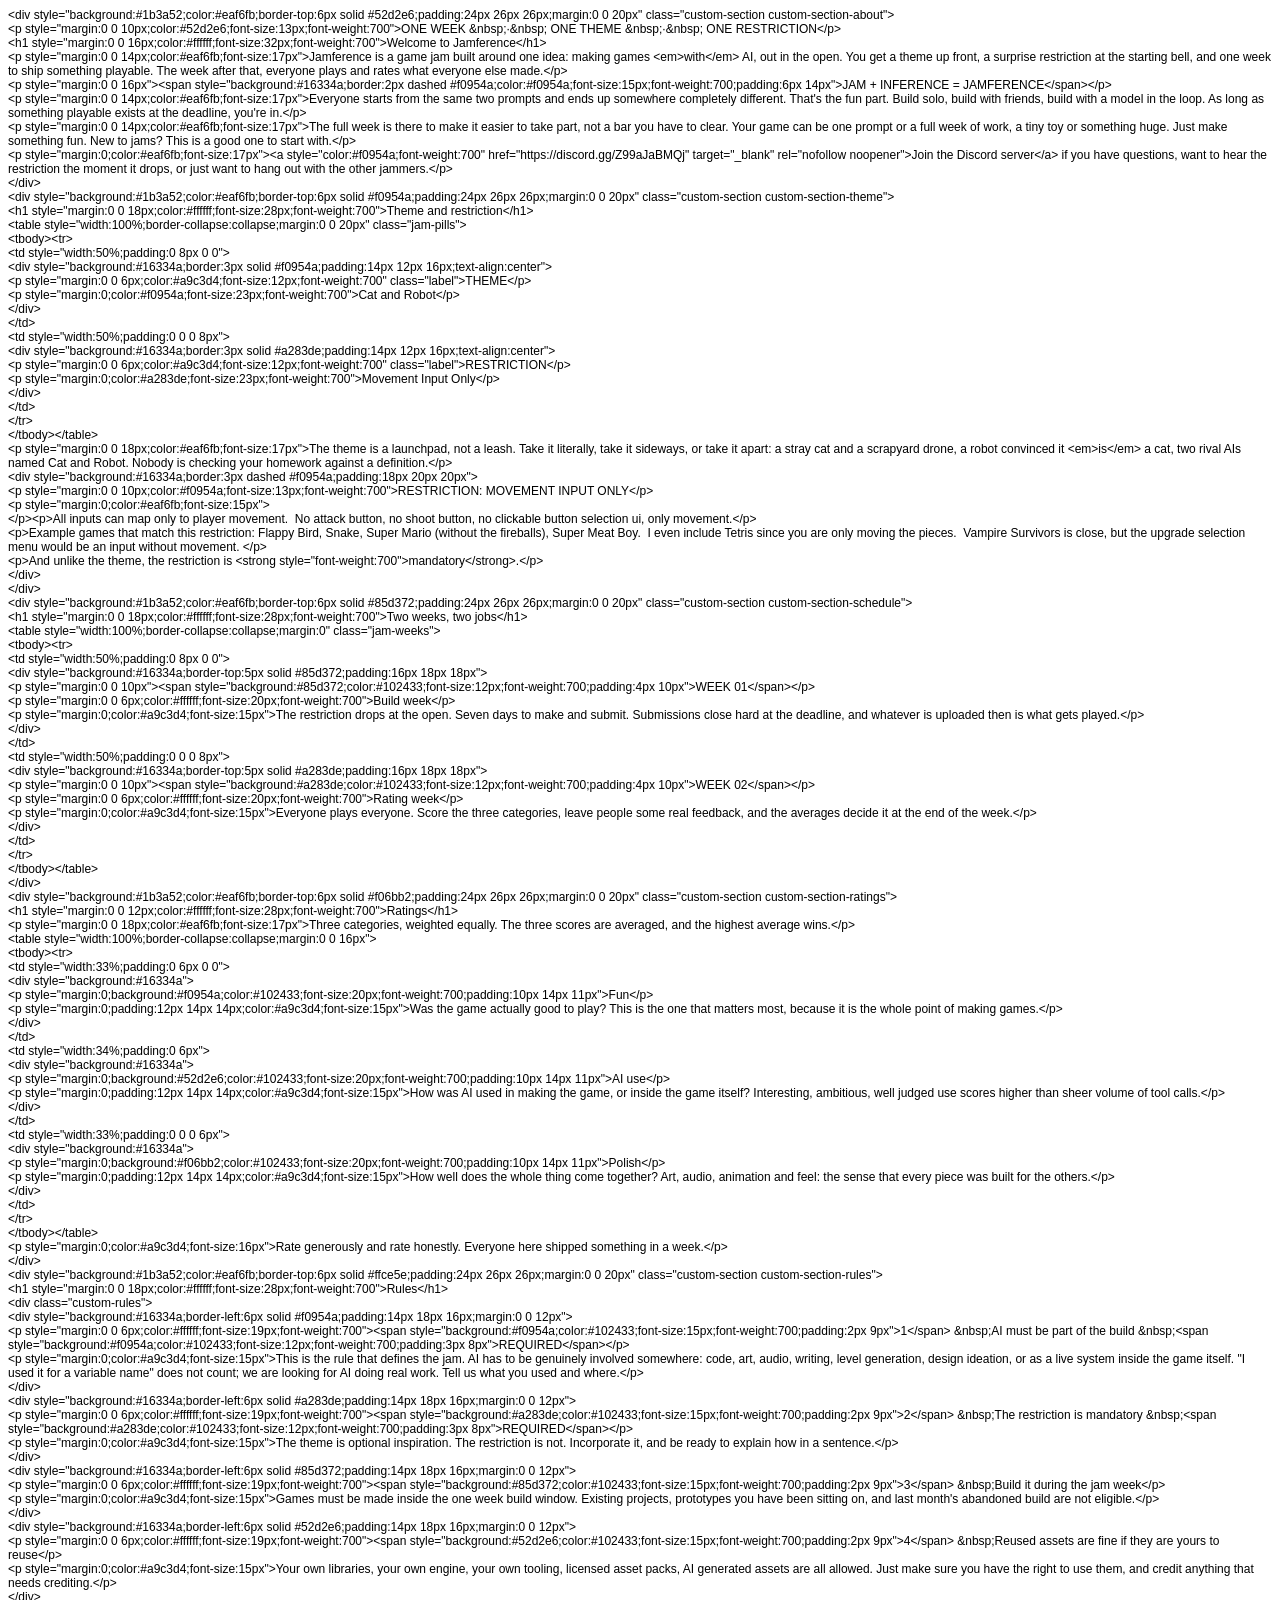
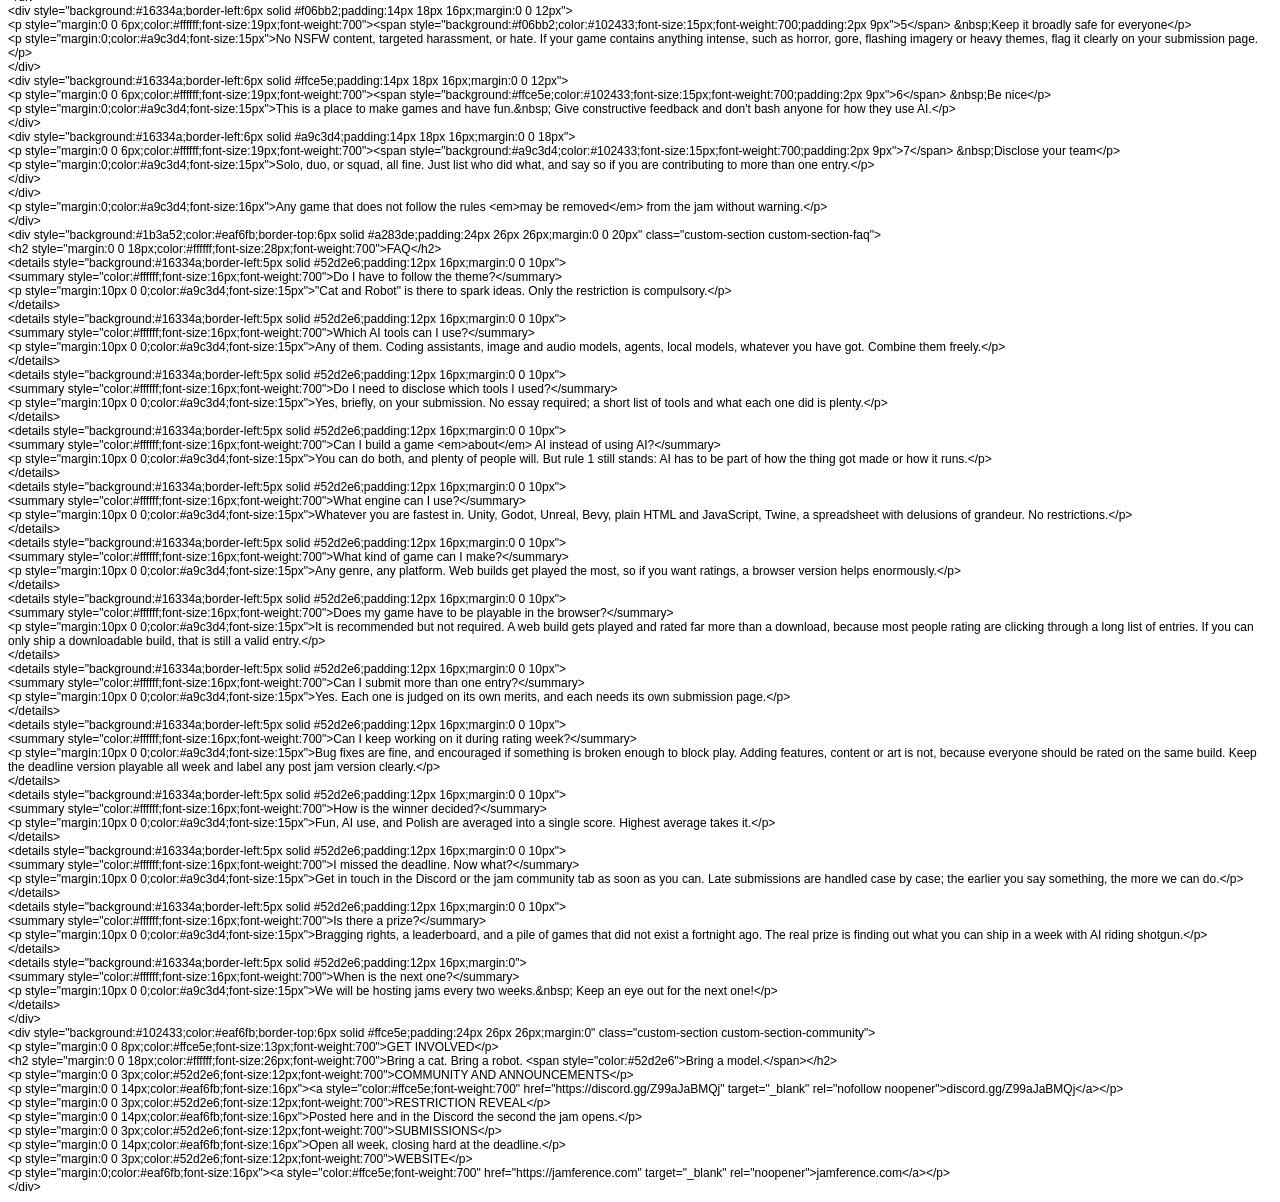
<file: itch_pages/jamference1.html>
<!DOCTYPE html PUBLIC "-//W3C//DTD HTML 4.01//EN" "http://www.w3.org/TR/html4/strict.dtd">
<html>
<head>
  <meta http-equiv="Content-Type" content="text/html; charset=utf-8">
  <meta http-equiv="Content-Style-Type" content="text/css">
  <title></title>
  <meta name="Generator" content="Cocoa HTML Writer">
  <meta name="CocoaVersion" content="2685.7">
  <style type="text/css">
    p.p1 {margin: 0.0px 0.0px 0.0px 0.0px; font: 12.0px Helvetica}
  </style>
</head>
<body>
<p class="p1">&lt;div style="background:#1b3a52;color:#eaf6fb;border-top:6px solid #52d2e6;padding:24px 26px 26px;margin:0 0 20px" class="custom-section custom-section-about"&gt;</p>
<p class="p1">&lt;p style="margin:0 0 10px;color:#52d2e6;font-size:13px;font-weight:700"&gt;ONE WEEK &amp;nbsp;·&amp;nbsp; ONE THEME &amp;nbsp;·&amp;nbsp; ONE RESTRICTION&lt;/p&gt;</p>
<p class="p1">&lt;h1 style="margin:0 0 16px;color:#ffffff;font-size:32px;font-weight:700"&gt;Welcome to Jamference&lt;/h1&gt;</p>
<p class="p1">&lt;p style="margin:0 0 14px;color:#eaf6fb;font-size:17px"&gt;Jamference is a game jam built around one idea: making games &lt;em&gt;with&lt;/em&gt; AI, out in the open. You get a theme up front, a surprise restriction at the starting bell, and one week to ship something playable. The week after that, everyone plays and rates what everyone else made.&lt;/p&gt;</p>
<p class="p1">&lt;p style="margin:0 0 16px"&gt;&lt;span style="background:#16334a;border:2px dashed #f0954a;color:#f0954a;font-size:15px;font-weight:700;padding:6px 14px"&gt;JAM + INFERENCE = JAMFERENCE&lt;/span&gt;&lt;/p&gt;</p>
<p class="p1">&lt;p style="margin:0 0 14px;color:#eaf6fb;font-size:17px"&gt;Everyone starts from the same two prompts and ends up somewhere completely different. That's the fun part. Build solo, build with friends, build with a model in the loop. As long as something playable exists at the deadline, you're in.&lt;/p&gt;</p>
<p class="p1">&lt;p style="margin:0 0 14px;color:#eaf6fb;font-size:17px"&gt;The full week is there to make it easier to take part, not a bar you have to clear. Your game can be one prompt or a full week of work, a tiny toy or something huge. Just make something fun. New to jams? This is a good one to start with.&lt;/p&gt;</p>
<p class="p1">&lt;p style="margin:0;color:#eaf6fb;font-size:17px"&gt;&lt;a style="color:#f0954a;font-weight:700" href="https://discord.gg/Z99aJaBMQj" target="_blank" rel="nofollow noopener"&gt;Join the Discord server&lt;/a&gt; if you have questions, want to hear the restriction the moment it drops, or just want to hang out with the other jammers.&lt;/p&gt;</p>
<p class="p1">&lt;/div&gt;</p>
<p class="p1">&lt;div style="background:#1b3a52;color:#eaf6fb;border-top:6px solid #f0954a;padding:24px 26px 26px;margin:0 0 20px" class="custom-section custom-section-theme"&gt;</p>
<p class="p1">&lt;h1 style="margin:0 0 18px;color:#ffffff;font-size:28px;font-weight:700"&gt;Theme and restriction&lt;/h1&gt;</p>
<p class="p1">&lt;table style="width:100%;border-collapse:collapse;margin:0 0 20px" class="jam-pills"&gt;</p>
<p class="p1">&lt;tbody&gt;&lt;tr&gt;</p>
<p class="p1">&lt;td style="width:50%;padding:0 8px 0 0"&gt;</p>
<p class="p1">&lt;div style="background:#16334a;border:3px solid #f0954a;padding:14px 12px 16px;text-align:center"&gt;</p>
<p class="p1">&lt;p style="margin:0 0 6px;color:#a9c3d4;font-size:12px;font-weight:700" class="label"&gt;THEME&lt;/p&gt;</p>
<p class="p1">&lt;p style="margin:0;color:#f0954a;font-size:23px;font-weight:700"&gt;Cat and Robot&lt;/p&gt;</p>
<p class="p1">&lt;/div&gt;</p>
<p class="p1">&lt;/td&gt;</p>
<p class="p1">&lt;td style="width:50%;padding:0 0 0 8px"&gt;</p>
<p class="p1">&lt;div style="background:#16334a;border:3px solid #a283de;padding:14px 12px 16px;text-align:center"&gt;</p>
<p class="p1">&lt;p style="margin:0 0 6px;color:#a9c3d4;font-size:12px;font-weight:700" class="label"&gt;RESTRICTION&lt;/p&gt;</p>
<p class="p1">&lt;p style="margin:0;color:#a283de;font-size:23px;font-weight:700"&gt;Movement Input Only&lt;/p&gt;</p>
<p class="p1">&lt;/div&gt;</p>
<p class="p1">&lt;/td&gt;</p>
<p class="p1">&lt;/tr&gt;</p>
<p class="p1">&lt;/tbody&gt;&lt;/table&gt;</p>
<p class="p1">&lt;p style="margin:0 0 18px;color:#eaf6fb;font-size:17px"&gt;The theme is a launchpad, not a leash. Take it literally, take it sideways, or take it apart: a stray cat and a scrapyard drone, a robot convinced it &lt;em&gt;is&lt;/em&gt; a cat, two rival AIs named Cat and Robot. Nobody is checking your homework against a definition.&lt;/p&gt;</p>
<p class="p1">&lt;div style="background:#16334a;border:3px dashed #f0954a;padding:18px 20px 20px"&gt;</p>
<p class="p1">&lt;p style="margin:0 0 10px;color:#f0954a;font-size:13px;font-weight:700"&gt;RESTRICTION: MOVEMENT INPUT ONLY&lt;/p&gt;</p>
<p class="p1">&lt;p style="margin:0;color:#eaf6fb;font-size:15px"&gt;</p>
<p class="p1">&lt;/p&gt;&lt;p&gt;All inputs can map only to player movement.<span class="Apple-converted-space">  </span>No attack button, no shoot button, no clickable button selection ui, only movement.&lt;/p&gt;</p>
<p class="p1">&lt;p&gt;Example games that match this restriction: Flappy Bird, Snake, Super Mario (without the fireballs), Super Meat Boy.<span class="Apple-converted-space">  </span>I even include Tetris since you are only moving the pieces.<span class="Apple-converted-space">  </span>Vampire Survivors is close, but the upgrade selection menu would be an input without movement. &lt;/p&gt;</p>
<p class="p1">&lt;p&gt;And unlike the theme, the restriction is &lt;strong style="font-weight:700"&gt;mandatory&lt;/strong&gt;.&lt;/p&gt;</p>
<p class="p1">&lt;/div&gt;</p>
<p class="p1">&lt;/div&gt;</p>
<p class="p1">&lt;div style="background:#1b3a52;color:#eaf6fb;border-top:6px solid #85d372;padding:24px 26px 26px;margin:0 0 20px" class="custom-section custom-section-schedule"&gt;</p>
<p class="p1">&lt;h1 style="margin:0 0 18px;color:#ffffff;font-size:28px;font-weight:700"&gt;Two weeks, two jobs&lt;/h1&gt;</p>
<p class="p1">&lt;table style="width:100%;border-collapse:collapse;margin:0" class="jam-weeks"&gt;</p>
<p class="p1">&lt;tbody&gt;&lt;tr&gt;</p>
<p class="p1">&lt;td style="width:50%;padding:0 8px 0 0"&gt;</p>
<p class="p1">&lt;div style="background:#16334a;border-top:5px solid #85d372;padding:16px 18px 18px"&gt;</p>
<p class="p1">&lt;p style="margin:0 0 10px"&gt;&lt;span style="background:#85d372;color:#102433;font-size:12px;font-weight:700;padding:4px 10px"&gt;WEEK 01&lt;/span&gt;&lt;/p&gt;</p>
<p class="p1">&lt;p style="margin:0 0 6px;color:#ffffff;font-size:20px;font-weight:700"&gt;Build week&lt;/p&gt;</p>
<p class="p1">&lt;p style="margin:0;color:#a9c3d4;font-size:15px"&gt;The restriction drops at the open. Seven days to make and submit. Submissions close hard at the deadline, and whatever is uploaded then is what gets played.&lt;/p&gt;</p>
<p class="p1">&lt;/div&gt;</p>
<p class="p1">&lt;/td&gt;</p>
<p class="p1">&lt;td style="width:50%;padding:0 0 0 8px"&gt;</p>
<p class="p1">&lt;div style="background:#16334a;border-top:5px solid #a283de;padding:16px 18px 18px"&gt;</p>
<p class="p1">&lt;p style="margin:0 0 10px"&gt;&lt;span style="background:#a283de;color:#102433;font-size:12px;font-weight:700;padding:4px 10px"&gt;WEEK 02&lt;/span&gt;&lt;/p&gt;</p>
<p class="p1">&lt;p style="margin:0 0 6px;color:#ffffff;font-size:20px;font-weight:700"&gt;Rating week&lt;/p&gt;</p>
<p class="p1">&lt;p style="margin:0;color:#a9c3d4;font-size:15px"&gt;Everyone plays everyone. Score the three categories, leave people some real feedback, and the averages decide it at the end of the week.&lt;/p&gt;</p>
<p class="p1">&lt;/div&gt;</p>
<p class="p1">&lt;/td&gt;</p>
<p class="p1">&lt;/tr&gt;</p>
<p class="p1">&lt;/tbody&gt;&lt;/table&gt;</p>
<p class="p1">&lt;/div&gt;</p>
<p class="p1">&lt;div style="background:#1b3a52;color:#eaf6fb;border-top:6px solid #f06bb2;padding:24px 26px 26px;margin:0 0 20px" class="custom-section custom-section-ratings"&gt;</p>
<p class="p1">&lt;h1 style="margin:0 0 12px;color:#ffffff;font-size:28px;font-weight:700"&gt;Ratings&lt;/h1&gt;</p>
<p class="p1">&lt;p style="margin:0 0 18px;color:#eaf6fb;font-size:17px"&gt;Three categories, weighted equally. The three scores are averaged, and the highest average wins.&lt;/p&gt;</p>
<p class="p1">&lt;table style="width:100%;border-collapse:collapse;margin:0 0 16px"&gt;</p>
<p class="p1">&lt;tbody&gt;&lt;tr&gt;</p>
<p class="p1">&lt;td style="width:33%;padding:0 6px 0 0"&gt;</p>
<p class="p1">&lt;div style="background:#16334a"&gt;</p>
<p class="p1">&lt;p style="margin:0;background:#f0954a;color:#102433;font-size:20px;font-weight:700;padding:10px 14px 11px"&gt;Fun&lt;/p&gt;</p>
<p class="p1">&lt;p style="margin:0;padding:12px 14px 14px;color:#a9c3d4;font-size:15px"&gt;Was the game actually good to play? This is the one that matters most, because it is the whole point of making games.&lt;/p&gt;</p>
<p class="p1">&lt;/div&gt;</p>
<p class="p1">&lt;/td&gt;</p>
<p class="p1">&lt;td style="width:34%;padding:0 6px"&gt;</p>
<p class="p1">&lt;div style="background:#16334a"&gt;</p>
<p class="p1">&lt;p style="margin:0;background:#52d2e6;color:#102433;font-size:20px;font-weight:700;padding:10px 14px 11px"&gt;AI use&lt;/p&gt;</p>
<p class="p1">&lt;p style="margin:0;padding:12px 14px 14px;color:#a9c3d4;font-size:15px"&gt;How was AI used in making the game, or inside the game itself? Interesting, ambitious, well judged use scores higher than sheer volume of tool calls.&lt;/p&gt;</p>
<p class="p1">&lt;/div&gt;</p>
<p class="p1">&lt;/td&gt;</p>
<p class="p1">&lt;td style="width:33%;padding:0 0 0 6px"&gt;</p>
<p class="p1">&lt;div style="background:#16334a"&gt;</p>
<p class="p1">&lt;p style="margin:0;background:#f06bb2;color:#102433;font-size:20px;font-weight:700;padding:10px 14px 11px"&gt;Polish&lt;/p&gt;</p>
<p class="p1">&lt;p style="margin:0;padding:12px 14px 14px;color:#a9c3d4;font-size:15px"&gt;How well does the whole thing come together? Art, audio, animation and feel: the sense that every piece was built for the others.&lt;/p&gt;</p>
<p class="p1">&lt;/div&gt;</p>
<p class="p1">&lt;/td&gt;</p>
<p class="p1">&lt;/tr&gt;</p>
<p class="p1">&lt;/tbody&gt;&lt;/table&gt;</p>
<p class="p1">&lt;p style="margin:0;color:#a9c3d4;font-size:16px"&gt;Rate generously and rate honestly. Everyone here shipped something in a week.&lt;/p&gt;</p>
<p class="p1">&lt;/div&gt;</p>
<p class="p1">&lt;div style="background:#1b3a52;color:#eaf6fb;border-top:6px solid #ffce5e;padding:24px 26px 26px;margin:0 0 20px" class="custom-section custom-section-rules"&gt;</p>
<p class="p1">&lt;h1 style="margin:0 0 18px;color:#ffffff;font-size:28px;font-weight:700"&gt;Rules&lt;/h1&gt;</p>
<p class="p1">&lt;div class="custom-rules"&gt;</p>
<p class="p1">&lt;div style="background:#16334a;border-left:6px solid #f0954a;padding:14px 18px 16px;margin:0 0 12px"&gt;</p>
<p class="p1">&lt;p style="margin:0 0 6px;color:#ffffff;font-size:19px;font-weight:700"&gt;&lt;span style="background:#f0954a;color:#102433;font-size:15px;font-weight:700;padding:2px 9px"&gt;1&lt;/span&gt; &amp;nbsp;AI must be part of the build &amp;nbsp;&lt;span style="background:#f0954a;color:#102433;font-size:12px;font-weight:700;padding:3px 8px"&gt;REQUIRED&lt;/span&gt;&lt;/p&gt;</p>
<p class="p1">&lt;p style="margin:0;color:#a9c3d4;font-size:15px"&gt;This is the rule that defines the jam. AI has to be genuinely involved somewhere: code, art, audio, writing, level generation, design ideation, or as a live system inside the game itself. "I used it for a variable name" does not count; we are looking for AI doing real work. Tell us what you used and where.&lt;/p&gt;</p>
<p class="p1">&lt;/div&gt;</p>
<p class="p1">&lt;div style="background:#16334a;border-left:6px solid #a283de;padding:14px 18px 16px;margin:0 0 12px"&gt;</p>
<p class="p1">&lt;p style="margin:0 0 6px;color:#ffffff;font-size:19px;font-weight:700"&gt;&lt;span style="background:#a283de;color:#102433;font-size:15px;font-weight:700;padding:2px 9px"&gt;2&lt;/span&gt; &amp;nbsp;The restriction is mandatory &amp;nbsp;&lt;span style="background:#a283de;color:#102433;font-size:12px;font-weight:700;padding:3px 8px"&gt;REQUIRED&lt;/span&gt;&lt;/p&gt;</p>
<p class="p1">&lt;p style="margin:0;color:#a9c3d4;font-size:15px"&gt;The theme is optional inspiration. The restriction is not. Incorporate it, and be ready to explain how in a sentence.&lt;/p&gt;</p>
<p class="p1">&lt;/div&gt;</p>
<p class="p1">&lt;div style="background:#16334a;border-left:6px solid #85d372;padding:14px 18px 16px;margin:0 0 12px"&gt;</p>
<p class="p1">&lt;p style="margin:0 0 6px;color:#ffffff;font-size:19px;font-weight:700"&gt;&lt;span style="background:#85d372;color:#102433;font-size:15px;font-weight:700;padding:2px 9px"&gt;3&lt;/span&gt; &amp;nbsp;Build it during the jam week&lt;/p&gt;</p>
<p class="p1">&lt;p style="margin:0;color:#a9c3d4;font-size:15px"&gt;Games must be made inside the one week build window. Existing projects, prototypes you have been sitting on, and last month's abandoned build are not eligible.&lt;/p&gt;</p>
<p class="p1">&lt;/div&gt;</p>
<p class="p1">&lt;div style="background:#16334a;border-left:6px solid #52d2e6;padding:14px 18px 16px;margin:0 0 12px"&gt;</p>
<p class="p1">&lt;p style="margin:0 0 6px;color:#ffffff;font-size:19px;font-weight:700"&gt;&lt;span style="background:#52d2e6;color:#102433;font-size:15px;font-weight:700;padding:2px 9px"&gt;4&lt;/span&gt; &amp;nbsp;Reused assets are fine if they are yours to reuse&lt;/p&gt;</p>
<p class="p1">&lt;p style="margin:0;color:#a9c3d4;font-size:15px"&gt;Your own libraries, your own engine, your own tooling, licensed asset packs, AI generated assets are all allowed. Just make sure you have the right to use them, and credit anything that needs crediting.&lt;/p&gt;</p>
<p class="p1">&lt;/div&gt;</p>
<p class="p1">&lt;div style="background:#16334a;border-left:6px solid #f06bb2;padding:14px 18px 16px;margin:0 0 12px"&gt;</p>
<p class="p1">&lt;p style="margin:0 0 6px;color:#ffffff;font-size:19px;font-weight:700"&gt;&lt;span style="background:#f06bb2;color:#102433;font-size:15px;font-weight:700;padding:2px 9px"&gt;5&lt;/span&gt; &amp;nbsp;Keep it broadly safe for everyone&lt;/p&gt;</p>
<p class="p1">&lt;p style="margin:0;color:#a9c3d4;font-size:15px"&gt;No NSFW content, targeted harassment, or hate. If your game contains anything intense, such as horror, gore, flashing imagery or heavy themes, flag it clearly on your submission page.&lt;/p&gt;</p>
<p class="p1">&lt;/div&gt;</p>
<p class="p1">&lt;div style="background:#16334a;border-left:6px solid #ffce5e;padding:14px 18px 16px;margin:0 0 12px"&gt;</p>
<p class="p1">&lt;p style="margin:0 0 6px;color:#ffffff;font-size:19px;font-weight:700"&gt;&lt;span style="background:#ffce5e;color:#102433;font-size:15px;font-weight:700;padding:2px 9px"&gt;6&lt;/span&gt; &amp;nbsp;Be nice&lt;/p&gt;</p>
<p class="p1">&lt;p style="margin:0;color:#a9c3d4;font-size:15px"&gt;This is a place to make games and have fun.&amp;nbsp; Give constructive feedback and don't bash anyone for how they use AI.&lt;/p&gt;</p>
<p class="p1">&lt;/div&gt;</p>
<p class="p1">&lt;div style="background:#16334a;border-left:6px solid #a9c3d4;padding:14px 18px 16px;margin:0 0 18px"&gt;</p>
<p class="p1">&lt;p style="margin:0 0 6px;color:#ffffff;font-size:19px;font-weight:700"&gt;&lt;span style="background:#a9c3d4;color:#102433;font-size:15px;font-weight:700;padding:2px 9px"&gt;7&lt;/span&gt; &amp;nbsp;Disclose your team&lt;/p&gt;</p>
<p class="p1">&lt;p style="margin:0;color:#a9c3d4;font-size:15px"&gt;Solo, duo, or squad, all fine. Just list who did what, and say so if you are contributing to more than one entry.&lt;/p&gt;</p>
<p class="p1">&lt;/div&gt;</p>
<p class="p1">&lt;/div&gt;</p>
<p class="p1">&lt;p style="margin:0;color:#a9c3d4;font-size:16px"&gt;Any game that does not follow the rules &lt;em&gt;may be removed&lt;/em&gt; from the jam without warning.&lt;/p&gt;</p>
<p class="p1">&lt;/div&gt;</p>
<p class="p1">&lt;div style="background:#1b3a52;color:#eaf6fb;border-top:6px solid #a283de;padding:24px 26px 26px;margin:0 0 20px" class="custom-section custom-section-faq"&gt;</p>
<p class="p1">&lt;h2 style="margin:0 0 18px;color:#ffffff;font-size:28px;font-weight:700"&gt;FAQ&lt;/h2&gt;</p>
<p class="p1">&lt;details style="background:#16334a;border-left:5px solid #52d2e6;padding:12px 16px;margin:0 0 10px"&gt;</p>
<p class="p1">&lt;summary style="color:#ffffff;font-size:16px;font-weight:700"&gt;Do I have to follow the theme?&lt;/summary&gt;</p>
<p class="p1">&lt;p style="margin:10px 0 0;color:#a9c3d4;font-size:15px"&gt;"Cat and Robot" is there to spark ideas. Only the restriction is compulsory.&lt;/p&gt;</p>
<p class="p1">&lt;/details&gt;</p>
<p class="p1">&lt;details style="background:#16334a;border-left:5px solid #52d2e6;padding:12px 16px;margin:0 0 10px"&gt;</p>
<p class="p1">&lt;summary style="color:#ffffff;font-size:16px;font-weight:700"&gt;Which AI tools can I use?&lt;/summary&gt;</p>
<p class="p1">&lt;p style="margin:10px 0 0;color:#a9c3d4;font-size:15px"&gt;Any of them. Coding assistants, image and audio models, agents, local models, whatever you have got. Combine them freely.&lt;/p&gt;</p>
<p class="p1">&lt;/details&gt;</p>
<p class="p1">&lt;details style="background:#16334a;border-left:5px solid #52d2e6;padding:12px 16px;margin:0 0 10px"&gt;</p>
<p class="p1">&lt;summary style="color:#ffffff;font-size:16px;font-weight:700"&gt;Do I need to disclose which tools I used?&lt;/summary&gt;</p>
<p class="p1">&lt;p style="margin:10px 0 0;color:#a9c3d4;font-size:15px"&gt;Yes, briefly, on your submission. No essay required; a short list of tools and what each one did is plenty.&lt;/p&gt;</p>
<p class="p1">&lt;/details&gt;</p>
<p class="p1">&lt;details style="background:#16334a;border-left:5px solid #52d2e6;padding:12px 16px;margin:0 0 10px"&gt;</p>
<p class="p1">&lt;summary style="color:#ffffff;font-size:16px;font-weight:700"&gt;Can I build a game &lt;em&gt;about&lt;/em&gt; AI instead of using AI?&lt;/summary&gt;</p>
<p class="p1">&lt;p style="margin:10px 0 0;color:#a9c3d4;font-size:15px"&gt;You can do both, and plenty of people will. But rule 1 still stands: AI has to be part of how the thing got made or how it runs.&lt;/p&gt;</p>
<p class="p1">&lt;/details&gt;</p>
<p class="p1">&lt;details style="background:#16334a;border-left:5px solid #52d2e6;padding:12px 16px;margin:0 0 10px"&gt;</p>
<p class="p1">&lt;summary style="color:#ffffff;font-size:16px;font-weight:700"&gt;What engine can I use?&lt;/summary&gt;</p>
<p class="p1">&lt;p style="margin:10px 0 0;color:#a9c3d4;font-size:15px"&gt;Whatever you are fastest in. Unity, Godot, Unreal, Bevy, plain HTML and JavaScript, Twine, a spreadsheet with delusions of grandeur. No restrictions.&lt;/p&gt;</p>
<p class="p1">&lt;/details&gt;</p>
<p class="p1">&lt;details style="background:#16334a;border-left:5px solid #52d2e6;padding:12px 16px;margin:0 0 10px"&gt;</p>
<p class="p1">&lt;summary style="color:#ffffff;font-size:16px;font-weight:700"&gt;What kind of game can I make?&lt;/summary&gt;</p>
<p class="p1">&lt;p style="margin:10px 0 0;color:#a9c3d4;font-size:15px"&gt;Any genre, any platform. Web builds get played the most, so if you want ratings, a browser version helps enormously.&lt;/p&gt;</p>
<p class="p1">&lt;/details&gt;</p>
<p class="p1">&lt;details style="background:#16334a;border-left:5px solid #52d2e6;padding:12px 16px;margin:0 0 10px"&gt;</p>
<p class="p1">&lt;summary style="color:#ffffff;font-size:16px;font-weight:700"&gt;Does my game have to be playable in the browser?&lt;/summary&gt;</p>
<p class="p1">&lt;p style="margin:10px 0 0;color:#a9c3d4;font-size:15px"&gt;It is recommended but not required. A web build gets played and rated far more than a download, because most people rating are clicking through a long list of entries. If you can only ship a downloadable build, that is still a valid entry.&lt;/p&gt;</p>
<p class="p1">&lt;/details&gt;</p>
<p class="p1">&lt;details style="background:#16334a;border-left:5px solid #52d2e6;padding:12px 16px;margin:0 0 10px"&gt;</p>
<p class="p1">&lt;summary style="color:#ffffff;font-size:16px;font-weight:700"&gt;Can I submit more than one entry?&lt;/summary&gt;</p>
<p class="p1">&lt;p style="margin:10px 0 0;color:#a9c3d4;font-size:15px"&gt;Yes. Each one is judged on its own merits, and each needs its own submission page.&lt;/p&gt;</p>
<p class="p1">&lt;/details&gt;</p>
<p class="p1">&lt;details style="background:#16334a;border-left:5px solid #52d2e6;padding:12px 16px;margin:0 0 10px"&gt;</p>
<p class="p1">&lt;summary style="color:#ffffff;font-size:16px;font-weight:700"&gt;Can I keep working on it during rating week?&lt;/summary&gt;</p>
<p class="p1">&lt;p style="margin:10px 0 0;color:#a9c3d4;font-size:15px"&gt;Bug fixes are fine, and encouraged if something is broken enough to block play. Adding features, content or art is not, because everyone should be rated on the same build. Keep the deadline version playable all week and label any post jam version clearly.&lt;/p&gt;</p>
<p class="p1">&lt;/details&gt;</p>
<p class="p1">&lt;details style="background:#16334a;border-left:5px solid #52d2e6;padding:12px 16px;margin:0 0 10px"&gt;</p>
<p class="p1">&lt;summary style="color:#ffffff;font-size:16px;font-weight:700"&gt;How is the winner decided?&lt;/summary&gt;</p>
<p class="p1">&lt;p style="margin:10px 0 0;color:#a9c3d4;font-size:15px"&gt;Fun, AI use, and Polish are averaged into a single score. Highest average takes it.&lt;/p&gt;</p>
<p class="p1">&lt;/details&gt;</p>
<p class="p1">&lt;details style="background:#16334a;border-left:5px solid #52d2e6;padding:12px 16px;margin:0 0 10px"&gt;</p>
<p class="p1">&lt;summary style="color:#ffffff;font-size:16px;font-weight:700"&gt;I missed the deadline. Now what?&lt;/summary&gt;</p>
<p class="p1">&lt;p style="margin:10px 0 0;color:#a9c3d4;font-size:15px"&gt;Get in touch in the Discord or the jam community tab as soon as you can. Late submissions are handled case by case; the earlier you say something, the more we can do.&lt;/p&gt;</p>
<p class="p1">&lt;/details&gt;</p>
<p class="p1">&lt;details style="background:#16334a;border-left:5px solid #52d2e6;padding:12px 16px;margin:0 0 10px"&gt;</p>
<p class="p1">&lt;summary style="color:#ffffff;font-size:16px;font-weight:700"&gt;Is there a prize?&lt;/summary&gt;</p>
<p class="p1">&lt;p style="margin:10px 0 0;color:#a9c3d4;font-size:15px"&gt;Bragging rights, a leaderboard, and a pile of games that did not exist a fortnight ago. The real prize is finding out what you can ship in a week with AI riding shotgun.&lt;/p&gt;</p>
<p class="p1">&lt;/details&gt;</p>
<p class="p1">&lt;details style="background:#16334a;border-left:5px solid #52d2e6;padding:12px 16px;margin:0"&gt;</p>
<p class="p1">&lt;summary style="color:#ffffff;font-size:16px;font-weight:700"&gt;When is the next one?&lt;/summary&gt;</p>
<p class="p1">&lt;p style="margin:10px 0 0;color:#a9c3d4;font-size:15px"&gt;We will be hosting jams every two weeks.&amp;nbsp; Keep an eye out for the next one!&lt;/p&gt;</p>
<p class="p1">&lt;/details&gt;</p>
<p class="p1">&lt;/div&gt;</p>
<p class="p1">&lt;div style="background:#102433;color:#eaf6fb;border-top:6px solid #ffce5e;padding:24px 26px 26px;margin:0" class="custom-section custom-section-community"&gt;</p>
<p class="p1">&lt;p style="margin:0 0 8px;color:#ffce5e;font-size:13px;font-weight:700"&gt;GET INVOLVED&lt;/p&gt;</p>
<p class="p1">&lt;h2 style="margin:0 0 18px;color:#ffffff;font-size:26px;font-weight:700"&gt;Bring a cat. Bring a robot. &lt;span style="color:#52d2e6"&gt;Bring a model.&lt;/span&gt;&lt;/h2&gt;</p>
<p class="p1">&lt;p style="margin:0 0 3px;color:#52d2e6;font-size:12px;font-weight:700"&gt;COMMUNITY AND ANNOUNCEMENTS&lt;/p&gt;</p>
<p class="p1">&lt;p style="margin:0 0 14px;color:#eaf6fb;font-size:16px"&gt;&lt;a style="color:#ffce5e;font-weight:700" href="https://discord.gg/Z99aJaBMQj" target="_blank" rel="nofollow noopener"&gt;discord.gg/Z99aJaBMQj&lt;/a&gt;&lt;/p&gt;</p>
<p class="p1">&lt;p style="margin:0 0 3px;color:#52d2e6;font-size:12px;font-weight:700"&gt;RESTRICTION REVEAL&lt;/p&gt;</p>
<p class="p1">&lt;p style="margin:0 0 14px;color:#eaf6fb;font-size:16px"&gt;Posted here and in the Discord the second the jam opens.&lt;/p&gt;</p>
<p class="p1">&lt;p style="margin:0 0 3px;color:#52d2e6;font-size:12px;font-weight:700"&gt;SUBMISSIONS&lt;/p&gt;</p>
<p class="p1">&lt;p style="margin:0 0 14px;color:#eaf6fb;font-size:16px"&gt;Open all week, closing hard at the deadline.&lt;/p&gt;</p>
<p class="p1">&lt;p style="margin:0 0 3px;color:#52d2e6;font-size:12px;font-weight:700"&gt;WEBSITE&lt;/p&gt;</p>
<p class="p1">&lt;p style="margin:0;color:#eaf6fb;font-size:16px"&gt;&lt;a style="color:#ffce5e;font-weight:700" href="https://jamference.com" target="_blank" rel="noopener"&gt;jamference.com&lt;/a&gt;&lt;/p&gt;</p>
<p class="p1">&lt;/div&gt;</p>
</body>
</html>
</file>
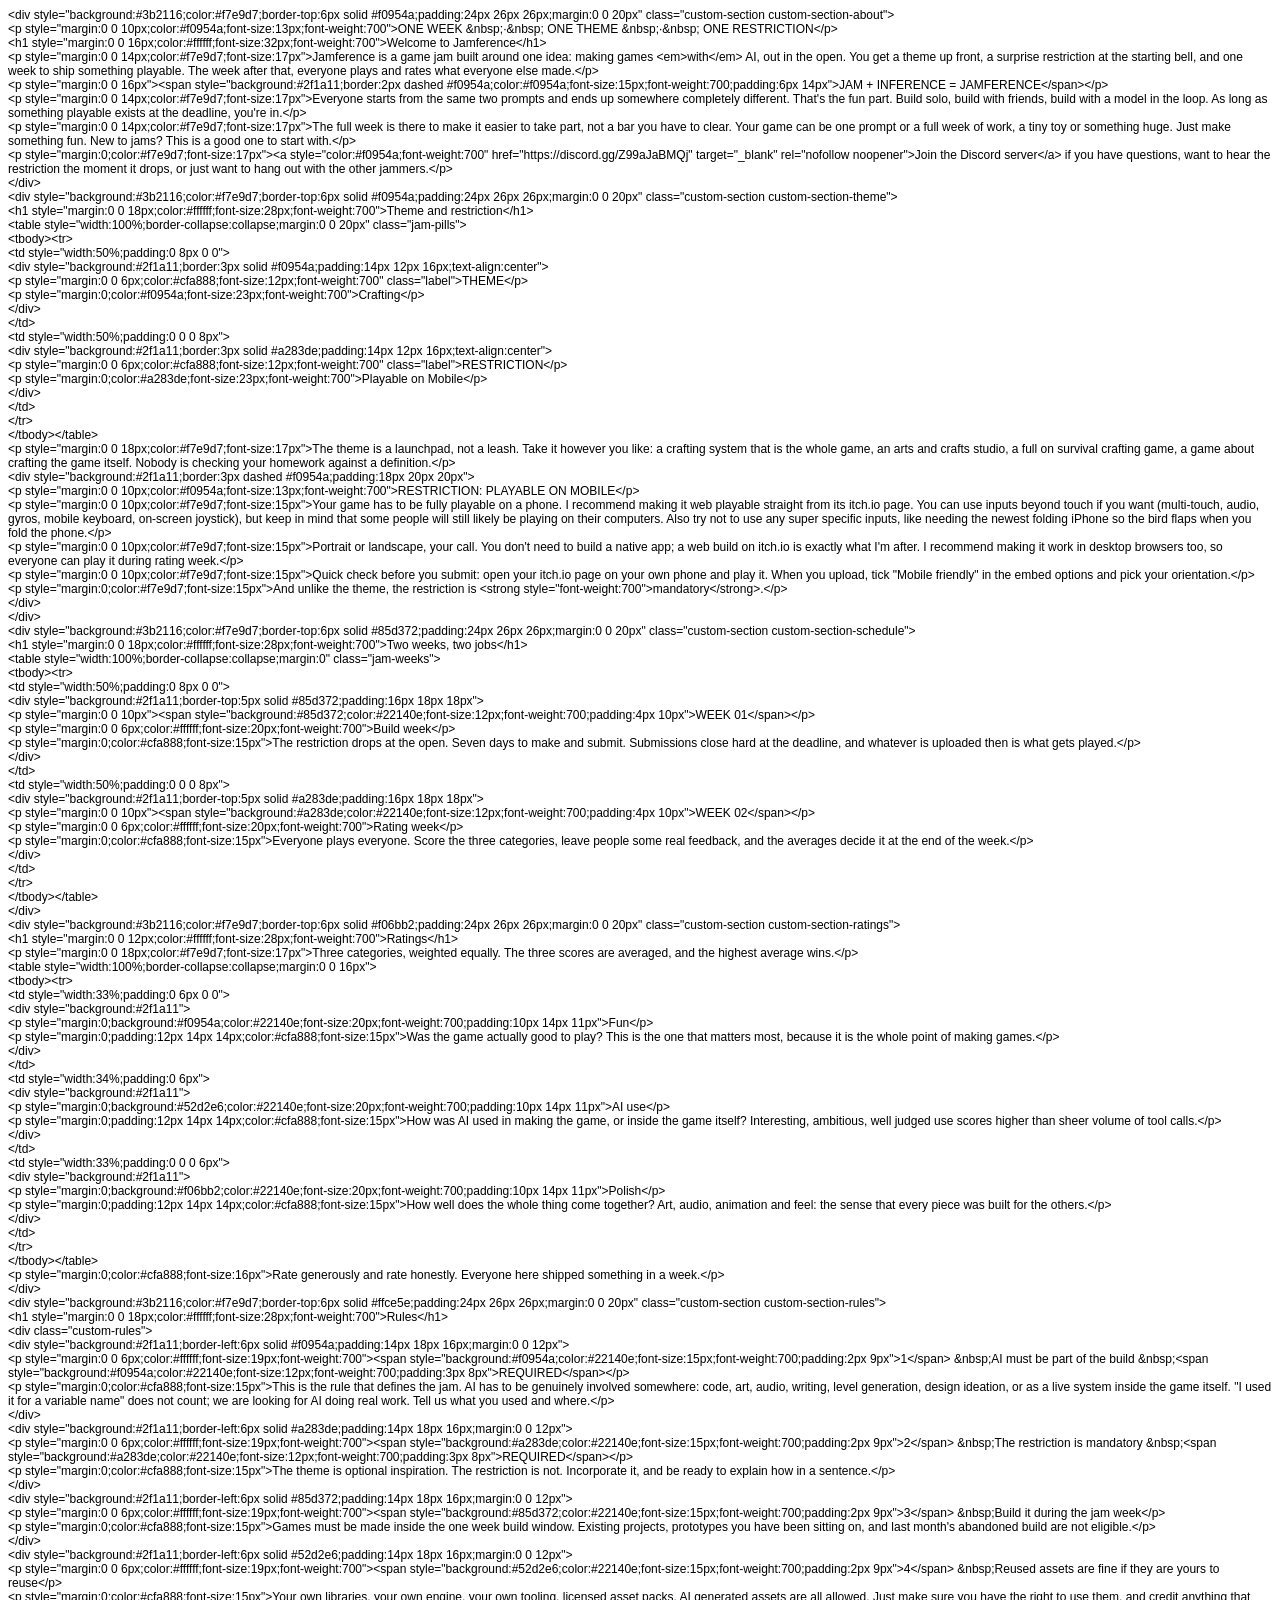
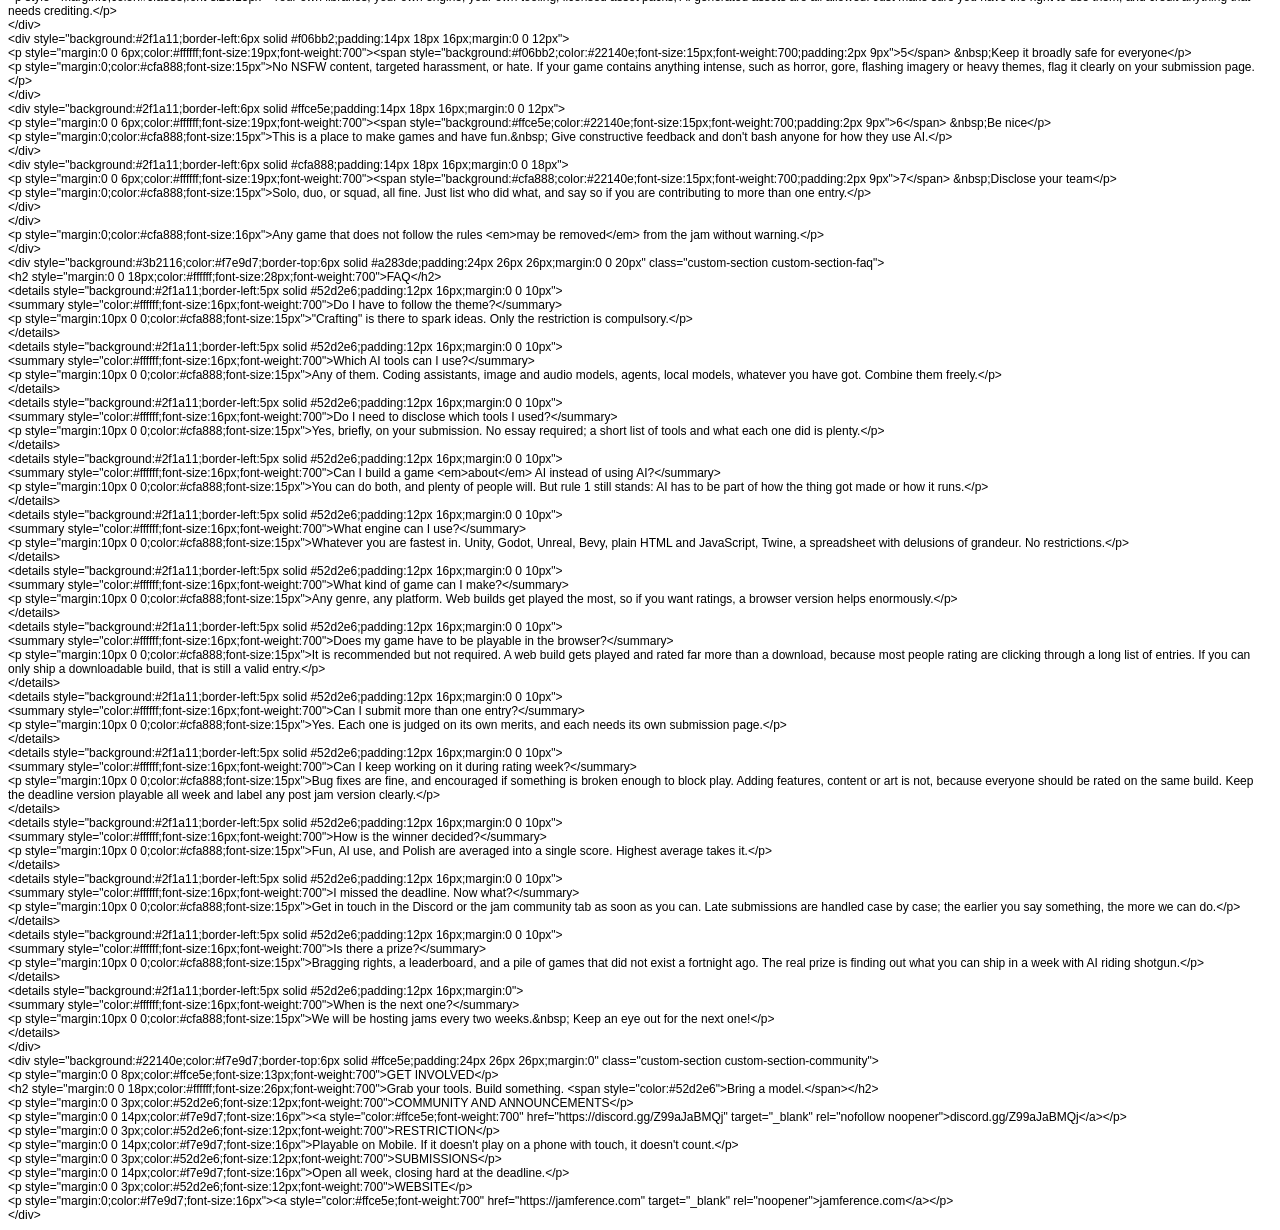
<file: itch_pages/jamference2.html>
<!DOCTYPE html PUBLIC "-//W3C//DTD HTML 4.01//EN" "http://www.w3.org/TR/html4/strict.dtd">
<html>
<head>
  <meta http-equiv="Content-Type" content="text/html; charset=utf-8">
  <meta http-equiv="Content-Style-Type" content="text/css">
  <title></title>
  <meta name="Generator" content="Cocoa HTML Writer">
  <meta name="CocoaVersion" content="2685.7">
  <style type="text/css">
    p.p1 {margin: 0.0px 0.0px 0.0px 0.0px; font: 12.0px Helvetica}
  </style>
</head>
<body>
<p class="p1">&lt;div style="background:#3b2116;color:#f7e9d7;border-top:6px solid #f0954a;padding:24px 26px 26px;margin:0 0 20px" class="custom-section custom-section-about"&gt;</p>
<p class="p1">&lt;p style="margin:0 0 10px;color:#f0954a;font-size:13px;font-weight:700"&gt;ONE WEEK &amp;nbsp;·&amp;nbsp; ONE THEME &amp;nbsp;·&amp;nbsp; ONE RESTRICTION&lt;/p&gt;</p>
<p class="p1">&lt;h1 style="margin:0 0 16px;color:#ffffff;font-size:32px;font-weight:700"&gt;Welcome to Jamference&lt;/h1&gt;</p>
<p class="p1">&lt;p style="margin:0 0 14px;color:#f7e9d7;font-size:17px"&gt;Jamference is a game jam built around one idea: making games &lt;em&gt;with&lt;/em&gt; AI, out in the open. You get a theme up front, a surprise restriction at the starting bell, and one week to ship something playable. The week after that, everyone plays and rates what everyone else made.&lt;/p&gt;</p>
<p class="p1">&lt;p style="margin:0 0 16px"&gt;&lt;span style="background:#2f1a11;border:2px dashed #f0954a;color:#f0954a;font-size:15px;font-weight:700;padding:6px 14px"&gt;JAM + INFERENCE = JAMFERENCE&lt;/span&gt;&lt;/p&gt;</p>
<p class="p1">&lt;p style="margin:0 0 14px;color:#f7e9d7;font-size:17px"&gt;Everyone starts from the same two prompts and ends up somewhere completely different. That's the fun part. Build solo, build with friends, build with a model in the loop. As long as something playable exists at the deadline, you're in.&lt;/p&gt;</p>
<p class="p1">&lt;p style="margin:0 0 14px;color:#f7e9d7;font-size:17px"&gt;The full week is there to make it easier to take part, not a bar you have to clear. Your game can be one prompt or a full week of work, a tiny toy or something huge. Just make something fun. New to jams? This is a good one to start with.&lt;/p&gt;</p>
<p class="p1">&lt;p style="margin:0;color:#f7e9d7;font-size:17px"&gt;&lt;a style="color:#f0954a;font-weight:700" href="https://discord.gg/Z99aJaBMQj" target="_blank" rel="nofollow noopener"&gt;Join the Discord server&lt;/a&gt; if you have questions, want to hear the restriction the moment it drops, or just want to hang out with the other jammers.&lt;/p&gt;</p>
<p class="p1">&lt;/div&gt;</p>
<p class="p1">&lt;div style="background:#3b2116;color:#f7e9d7;border-top:6px solid #f0954a;padding:24px 26px 26px;margin:0 0 20px" class="custom-section custom-section-theme"&gt;</p>
<p class="p1">&lt;h1 style="margin:0 0 18px;color:#ffffff;font-size:28px;font-weight:700"&gt;Theme and restriction&lt;/h1&gt;</p>
<p class="p1">&lt;table style="width:100%;border-collapse:collapse;margin:0 0 20px" class="jam-pills"&gt;</p>
<p class="p1">&lt;tbody&gt;&lt;tr&gt;</p>
<p class="p1">&lt;td style="width:50%;padding:0 8px 0 0"&gt;</p>
<p class="p1">&lt;div style="background:#2f1a11;border:3px solid #f0954a;padding:14px 12px 16px;text-align:center"&gt;</p>
<p class="p1">&lt;p style="margin:0 0 6px;color:#cfa888;font-size:12px;font-weight:700" class="label"&gt;THEME&lt;/p&gt;</p>
<p class="p1">&lt;p style="margin:0;color:#f0954a;font-size:23px;font-weight:700"&gt;Crafting&lt;/p&gt;</p>
<p class="p1">&lt;/div&gt;</p>
<p class="p1">&lt;/td&gt;</p>
<p class="p1">&lt;td style="width:50%;padding:0 0 0 8px"&gt;</p>
<p class="p1">&lt;div style="background:#2f1a11;border:3px solid #a283de;padding:14px 12px 16px;text-align:center"&gt;</p>
<p class="p1">&lt;p style="margin:0 0 6px;color:#cfa888;font-size:12px;font-weight:700" class="label"&gt;RESTRICTION&lt;/p&gt;</p>
<p class="p1">&lt;p style="margin:0;color:#a283de;font-size:23px;font-weight:700"&gt;Playable on Mobile&lt;/p&gt;</p>
<p class="p1">&lt;/div&gt;</p>
<p class="p1">&lt;/td&gt;</p>
<p class="p1">&lt;/tr&gt;</p>
<p class="p1">&lt;/tbody&gt;&lt;/table&gt;</p>
<p class="p1">&lt;p style="margin:0 0 18px;color:#f7e9d7;font-size:17px"&gt;The theme is a launchpad, not a leash. Take it however you like: a crafting system that is the whole game, an arts and crafts studio, a full on survival crafting game, a game about crafting the game itself. Nobody is checking your homework against a definition.&lt;/p&gt;</p>
<p class="p1">&lt;div style="background:#2f1a11;border:3px dashed #f0954a;padding:18px 20px 20px"&gt;</p>
<p class="p1">&lt;p style="margin:0 0 10px;color:#f0954a;font-size:13px;font-weight:700"&gt;RESTRICTION: PLAYABLE ON MOBILE&lt;/p&gt;</p>
<p class="p1">&lt;p style="margin:0 0 10px;color:#f7e9d7;font-size:15px"&gt;Your game has to be fully playable on a phone. I recommend making it web playable straight from its itch.io page. You can use inputs beyond touch if you want (multi-touch, audio, gyros, mobile keyboard, on-screen joystick), but keep in mind that some people will still likely be playing on their computers. Also try not to use any super specific inputs, like needing the newest folding iPhone so the bird flaps when you fold the phone.&lt;/p&gt;</p>
<p class="p1">&lt;p style="margin:0 0 10px;color:#f7e9d7;font-size:15px"&gt;Portrait or landscape, your call. You don't need to build a native app; a web build on itch.io is exactly what I'm after. I recommend making it work in desktop browsers too, so everyone can play it during rating week.&lt;/p&gt;</p>
<p class="p1">&lt;p style="margin:0 0 10px;color:#f7e9d7;font-size:15px"&gt;Quick check before you submit: open your itch.io page on your own phone and play it. When you upload, tick "Mobile friendly" in the embed options and pick your orientation.&lt;/p&gt;</p>
<p class="p1">&lt;p style="margin:0;color:#f7e9d7;font-size:15px"&gt;And unlike the theme, the restriction is &lt;strong style="font-weight:700"&gt;mandatory&lt;/strong&gt;.&lt;/p&gt;</p>
<p class="p1">&lt;/div&gt;</p>
<p class="p1">&lt;/div&gt;</p>
<p class="p1">&lt;div style="background:#3b2116;color:#f7e9d7;border-top:6px solid #85d372;padding:24px 26px 26px;margin:0 0 20px" class="custom-section custom-section-schedule"&gt;</p>
<p class="p1">&lt;h1 style="margin:0 0 18px;color:#ffffff;font-size:28px;font-weight:700"&gt;Two weeks, two jobs&lt;/h1&gt;</p>
<p class="p1">&lt;table style="width:100%;border-collapse:collapse;margin:0" class="jam-weeks"&gt;</p>
<p class="p1">&lt;tbody&gt;&lt;tr&gt;</p>
<p class="p1">&lt;td style="width:50%;padding:0 8px 0 0"&gt;</p>
<p class="p1">&lt;div style="background:#2f1a11;border-top:5px solid #85d372;padding:16px 18px 18px"&gt;</p>
<p class="p1">&lt;p style="margin:0 0 10px"&gt;&lt;span style="background:#85d372;color:#22140e;font-size:12px;font-weight:700;padding:4px 10px"&gt;WEEK 01&lt;/span&gt;&lt;/p&gt;</p>
<p class="p1">&lt;p style="margin:0 0 6px;color:#ffffff;font-size:20px;font-weight:700"&gt;Build week&lt;/p&gt;</p>
<p class="p1">&lt;p style="margin:0;color:#cfa888;font-size:15px"&gt;The restriction drops at the open. Seven days to make and submit. Submissions close hard at the deadline, and whatever is uploaded then is what gets played.&lt;/p&gt;</p>
<p class="p1">&lt;/div&gt;</p>
<p class="p1">&lt;/td&gt;</p>
<p class="p1">&lt;td style="width:50%;padding:0 0 0 8px"&gt;</p>
<p class="p1">&lt;div style="background:#2f1a11;border-top:5px solid #a283de;padding:16px 18px 18px"&gt;</p>
<p class="p1">&lt;p style="margin:0 0 10px"&gt;&lt;span style="background:#a283de;color:#22140e;font-size:12px;font-weight:700;padding:4px 10px"&gt;WEEK 02&lt;/span&gt;&lt;/p&gt;</p>
<p class="p1">&lt;p style="margin:0 0 6px;color:#ffffff;font-size:20px;font-weight:700"&gt;Rating week&lt;/p&gt;</p>
<p class="p1">&lt;p style="margin:0;color:#cfa888;font-size:15px"&gt;Everyone plays everyone. Score the three categories, leave people some real feedback, and the averages decide it at the end of the week.&lt;/p&gt;</p>
<p class="p1">&lt;/div&gt;</p>
<p class="p1">&lt;/td&gt;</p>
<p class="p1">&lt;/tr&gt;</p>
<p class="p1">&lt;/tbody&gt;&lt;/table&gt;</p>
<p class="p1">&lt;/div&gt;</p>
<p class="p1">&lt;div style="background:#3b2116;color:#f7e9d7;border-top:6px solid #f06bb2;padding:24px 26px 26px;margin:0 0 20px" class="custom-section custom-section-ratings"&gt;</p>
<p class="p1">&lt;h1 style="margin:0 0 12px;color:#ffffff;font-size:28px;font-weight:700"&gt;Ratings&lt;/h1&gt;</p>
<p class="p1">&lt;p style="margin:0 0 18px;color:#f7e9d7;font-size:17px"&gt;Three categories, weighted equally. The three scores are averaged, and the highest average wins.&lt;/p&gt;</p>
<p class="p1">&lt;table style="width:100%;border-collapse:collapse;margin:0 0 16px"&gt;</p>
<p class="p1">&lt;tbody&gt;&lt;tr&gt;</p>
<p class="p1">&lt;td style="width:33%;padding:0 6px 0 0"&gt;</p>
<p class="p1">&lt;div style="background:#2f1a11"&gt;</p>
<p class="p1">&lt;p style="margin:0;background:#f0954a;color:#22140e;font-size:20px;font-weight:700;padding:10px 14px 11px"&gt;Fun&lt;/p&gt;</p>
<p class="p1">&lt;p style="margin:0;padding:12px 14px 14px;color:#cfa888;font-size:15px"&gt;Was the game actually good to play? This is the one that matters most, because it is the whole point of making games.&lt;/p&gt;</p>
<p class="p1">&lt;/div&gt;</p>
<p class="p1">&lt;/td&gt;</p>
<p class="p1">&lt;td style="width:34%;padding:0 6px"&gt;</p>
<p class="p1">&lt;div style="background:#2f1a11"&gt;</p>
<p class="p1">&lt;p style="margin:0;background:#52d2e6;color:#22140e;font-size:20px;font-weight:700;padding:10px 14px 11px"&gt;AI use&lt;/p&gt;</p>
<p class="p1">&lt;p style="margin:0;padding:12px 14px 14px;color:#cfa888;font-size:15px"&gt;How was AI used in making the game, or inside the game itself? Interesting, ambitious, well judged use scores higher than sheer volume of tool calls.&lt;/p&gt;</p>
<p class="p1">&lt;/div&gt;</p>
<p class="p1">&lt;/td&gt;</p>
<p class="p1">&lt;td style="width:33%;padding:0 0 0 6px"&gt;</p>
<p class="p1">&lt;div style="background:#2f1a11"&gt;</p>
<p class="p1">&lt;p style="margin:0;background:#f06bb2;color:#22140e;font-size:20px;font-weight:700;padding:10px 14px 11px"&gt;Polish&lt;/p&gt;</p>
<p class="p1">&lt;p style="margin:0;padding:12px 14px 14px;color:#cfa888;font-size:15px"&gt;How well does the whole thing come together? Art, audio, animation and feel: the sense that every piece was built for the others.&lt;/p&gt;</p>
<p class="p1">&lt;/div&gt;</p>
<p class="p1">&lt;/td&gt;</p>
<p class="p1">&lt;/tr&gt;</p>
<p class="p1">&lt;/tbody&gt;&lt;/table&gt;</p>
<p class="p1">&lt;p style="margin:0;color:#cfa888;font-size:16px"&gt;Rate generously and rate honestly. Everyone here shipped something in a week.&lt;/p&gt;</p>
<p class="p1">&lt;/div&gt;</p>
<p class="p1">&lt;div style="background:#3b2116;color:#f7e9d7;border-top:6px solid #ffce5e;padding:24px 26px 26px;margin:0 0 20px" class="custom-section custom-section-rules"&gt;</p>
<p class="p1">&lt;h1 style="margin:0 0 18px;color:#ffffff;font-size:28px;font-weight:700"&gt;Rules&lt;/h1&gt;</p>
<p class="p1">&lt;div class="custom-rules"&gt;</p>
<p class="p1">&lt;div style="background:#2f1a11;border-left:6px solid #f0954a;padding:14px 18px 16px;margin:0 0 12px"&gt;</p>
<p class="p1">&lt;p style="margin:0 0 6px;color:#ffffff;font-size:19px;font-weight:700"&gt;&lt;span style="background:#f0954a;color:#22140e;font-size:15px;font-weight:700;padding:2px 9px"&gt;1&lt;/span&gt; &amp;nbsp;AI must be part of the build &amp;nbsp;&lt;span style="background:#f0954a;color:#22140e;font-size:12px;font-weight:700;padding:3px 8px"&gt;REQUIRED&lt;/span&gt;&lt;/p&gt;</p>
<p class="p1">&lt;p style="margin:0;color:#cfa888;font-size:15px"&gt;This is the rule that defines the jam. AI has to be genuinely involved somewhere: code, art, audio, writing, level generation, design ideation, or as a live system inside the game itself. "I used it for a variable name" does not count; we are looking for AI doing real work. Tell us what you used and where.&lt;/p&gt;</p>
<p class="p1">&lt;/div&gt;</p>
<p class="p1">&lt;div style="background:#2f1a11;border-left:6px solid #a283de;padding:14px 18px 16px;margin:0 0 12px"&gt;</p>
<p class="p1">&lt;p style="margin:0 0 6px;color:#ffffff;font-size:19px;font-weight:700"&gt;&lt;span style="background:#a283de;color:#22140e;font-size:15px;font-weight:700;padding:2px 9px"&gt;2&lt;/span&gt; &amp;nbsp;The restriction is mandatory &amp;nbsp;&lt;span style="background:#a283de;color:#22140e;font-size:12px;font-weight:700;padding:3px 8px"&gt;REQUIRED&lt;/span&gt;&lt;/p&gt;</p>
<p class="p1">&lt;p style="margin:0;color:#cfa888;font-size:15px"&gt;The theme is optional inspiration. The restriction is not. Incorporate it, and be ready to explain how in a sentence.&lt;/p&gt;</p>
<p class="p1">&lt;/div&gt;</p>
<p class="p1">&lt;div style="background:#2f1a11;border-left:6px solid #85d372;padding:14px 18px 16px;margin:0 0 12px"&gt;</p>
<p class="p1">&lt;p style="margin:0 0 6px;color:#ffffff;font-size:19px;font-weight:700"&gt;&lt;span style="background:#85d372;color:#22140e;font-size:15px;font-weight:700;padding:2px 9px"&gt;3&lt;/span&gt; &amp;nbsp;Build it during the jam week&lt;/p&gt;</p>
<p class="p1">&lt;p style="margin:0;color:#cfa888;font-size:15px"&gt;Games must be made inside the one week build window. Existing projects, prototypes you have been sitting on, and last month's abandoned build are not eligible.&lt;/p&gt;</p>
<p class="p1">&lt;/div&gt;</p>
<p class="p1">&lt;div style="background:#2f1a11;border-left:6px solid #52d2e6;padding:14px 18px 16px;margin:0 0 12px"&gt;</p>
<p class="p1">&lt;p style="margin:0 0 6px;color:#ffffff;font-size:19px;font-weight:700"&gt;&lt;span style="background:#52d2e6;color:#22140e;font-size:15px;font-weight:700;padding:2px 9px"&gt;4&lt;/span&gt; &amp;nbsp;Reused assets are fine if they are yours to reuse&lt;/p&gt;</p>
<p class="p1">&lt;p style="margin:0;color:#cfa888;font-size:15px"&gt;Your own libraries, your own engine, your own tooling, licensed asset packs, AI generated assets are all allowed. Just make sure you have the right to use them, and credit anything that needs crediting.&lt;/p&gt;</p>
<p class="p1">&lt;/div&gt;</p>
<p class="p1">&lt;div style="background:#2f1a11;border-left:6px solid #f06bb2;padding:14px 18px 16px;margin:0 0 12px"&gt;</p>
<p class="p1">&lt;p style="margin:0 0 6px;color:#ffffff;font-size:19px;font-weight:700"&gt;&lt;span style="background:#f06bb2;color:#22140e;font-size:15px;font-weight:700;padding:2px 9px"&gt;5&lt;/span&gt; &amp;nbsp;Keep it broadly safe for everyone&lt;/p&gt;</p>
<p class="p1">&lt;p style="margin:0;color:#cfa888;font-size:15px"&gt;No NSFW content, targeted harassment, or hate. If your game contains anything intense, such as horror, gore, flashing imagery or heavy themes, flag it clearly on your submission page.&lt;/p&gt;</p>
<p class="p1">&lt;/div&gt;</p>
<p class="p1">&lt;div style="background:#2f1a11;border-left:6px solid #ffce5e;padding:14px 18px 16px;margin:0 0 12px"&gt;</p>
<p class="p1">&lt;p style="margin:0 0 6px;color:#ffffff;font-size:19px;font-weight:700"&gt;&lt;span style="background:#ffce5e;color:#22140e;font-size:15px;font-weight:700;padding:2px 9px"&gt;6&lt;/span&gt; &amp;nbsp;Be nice&lt;/p&gt;</p>
<p class="p1">&lt;p style="margin:0;color:#cfa888;font-size:15px"&gt;This is a place to make games and have fun.&amp;nbsp; Give constructive feedback and don't bash anyone for how they use AI.&lt;/p&gt;</p>
<p class="p1">&lt;/div&gt;</p>
<p class="p1">&lt;div style="background:#2f1a11;border-left:6px solid #cfa888;padding:14px 18px 16px;margin:0 0 18px"&gt;</p>
<p class="p1">&lt;p style="margin:0 0 6px;color:#ffffff;font-size:19px;font-weight:700"&gt;&lt;span style="background:#cfa888;color:#22140e;font-size:15px;font-weight:700;padding:2px 9px"&gt;7&lt;/span&gt; &amp;nbsp;Disclose your team&lt;/p&gt;</p>
<p class="p1">&lt;p style="margin:0;color:#cfa888;font-size:15px"&gt;Solo, duo, or squad, all fine. Just list who did what, and say so if you are contributing to more than one entry.&lt;/p&gt;</p>
<p class="p1">&lt;/div&gt;</p>
<p class="p1">&lt;/div&gt;</p>
<p class="p1">&lt;p style="margin:0;color:#cfa888;font-size:16px"&gt;Any game that does not follow the rules &lt;em&gt;may be removed&lt;/em&gt; from the jam without warning.&lt;/p&gt;</p>
<p class="p1">&lt;/div&gt;</p>
<p class="p1">&lt;div style="background:#3b2116;color:#f7e9d7;border-top:6px solid #a283de;padding:24px 26px 26px;margin:0 0 20px" class="custom-section custom-section-faq"&gt;</p>
<p class="p1">&lt;h2 style="margin:0 0 18px;color:#ffffff;font-size:28px;font-weight:700"&gt;FAQ&lt;/h2&gt;</p>
<p class="p1">&lt;details style="background:#2f1a11;border-left:5px solid #52d2e6;padding:12px 16px;margin:0 0 10px"&gt;</p>
<p class="p1">&lt;summary style="color:#ffffff;font-size:16px;font-weight:700"&gt;Do I have to follow the theme?&lt;/summary&gt;</p>
<p class="p1">&lt;p style="margin:10px 0 0;color:#cfa888;font-size:15px"&gt;"Crafting" is there to spark ideas. Only the restriction is compulsory.&lt;/p&gt;</p>
<p class="p1">&lt;/details&gt;</p>
<p class="p1">&lt;details style="background:#2f1a11;border-left:5px solid #52d2e6;padding:12px 16px;margin:0 0 10px"&gt;</p>
<p class="p1">&lt;summary style="color:#ffffff;font-size:16px;font-weight:700"&gt;Which AI tools can I use?&lt;/summary&gt;</p>
<p class="p1">&lt;p style="margin:10px 0 0;color:#cfa888;font-size:15px"&gt;Any of them. Coding assistants, image and audio models, agents, local models, whatever you have got. Combine them freely.&lt;/p&gt;</p>
<p class="p1">&lt;/details&gt;</p>
<p class="p1">&lt;details style="background:#2f1a11;border-left:5px solid #52d2e6;padding:12px 16px;margin:0 0 10px"&gt;</p>
<p class="p1">&lt;summary style="color:#ffffff;font-size:16px;font-weight:700"&gt;Do I need to disclose which tools I used?&lt;/summary&gt;</p>
<p class="p1">&lt;p style="margin:10px 0 0;color:#cfa888;font-size:15px"&gt;Yes, briefly, on your submission. No essay required; a short list of tools and what each one did is plenty.&lt;/p&gt;</p>
<p class="p1">&lt;/details&gt;</p>
<p class="p1">&lt;details style="background:#2f1a11;border-left:5px solid #52d2e6;padding:12px 16px;margin:0 0 10px"&gt;</p>
<p class="p1">&lt;summary style="color:#ffffff;font-size:16px;font-weight:700"&gt;Can I build a game &lt;em&gt;about&lt;/em&gt; AI instead of using AI?&lt;/summary&gt;</p>
<p class="p1">&lt;p style="margin:10px 0 0;color:#cfa888;font-size:15px"&gt;You can do both, and plenty of people will. But rule 1 still stands: AI has to be part of how the thing got made or how it runs.&lt;/p&gt;</p>
<p class="p1">&lt;/details&gt;</p>
<p class="p1">&lt;details style="background:#2f1a11;border-left:5px solid #52d2e6;padding:12px 16px;margin:0 0 10px"&gt;</p>
<p class="p1">&lt;summary style="color:#ffffff;font-size:16px;font-weight:700"&gt;What engine can I use?&lt;/summary&gt;</p>
<p class="p1">&lt;p style="margin:10px 0 0;color:#cfa888;font-size:15px"&gt;Whatever you are fastest in. Unity, Godot, Unreal, Bevy, plain HTML and JavaScript, Twine, a spreadsheet with delusions of grandeur. No restrictions.&lt;/p&gt;</p>
<p class="p1">&lt;/details&gt;</p>
<p class="p1">&lt;details style="background:#2f1a11;border-left:5px solid #52d2e6;padding:12px 16px;margin:0 0 10px"&gt;</p>
<p class="p1">&lt;summary style="color:#ffffff;font-size:16px;font-weight:700"&gt;What kind of game can I make?&lt;/summary&gt;</p>
<p class="p1">&lt;p style="margin:10px 0 0;color:#cfa888;font-size:15px"&gt;Any genre, any platform. Web builds get played the most, so if you want ratings, a browser version helps enormously.&lt;/p&gt;</p>
<p class="p1">&lt;/details&gt;</p>
<p class="p1">&lt;details style="background:#2f1a11;border-left:5px solid #52d2e6;padding:12px 16px;margin:0 0 10px"&gt;</p>
<p class="p1">&lt;summary style="color:#ffffff;font-size:16px;font-weight:700"&gt;Does my game have to be playable in the browser?&lt;/summary&gt;</p>
<p class="p1">&lt;p style="margin:10px 0 0;color:#cfa888;font-size:15px"&gt;It is recommended but not required. A web build gets played and rated far more than a download, because most people rating are clicking through a long list of entries. If you can only ship a downloadable build, that is still a valid entry.&lt;/p&gt;</p>
<p class="p1">&lt;/details&gt;</p>
<p class="p1">&lt;details style="background:#2f1a11;border-left:5px solid #52d2e6;padding:12px 16px;margin:0 0 10px"&gt;</p>
<p class="p1">&lt;summary style="color:#ffffff;font-size:16px;font-weight:700"&gt;Can I submit more than one entry?&lt;/summary&gt;</p>
<p class="p1">&lt;p style="margin:10px 0 0;color:#cfa888;font-size:15px"&gt;Yes. Each one is judged on its own merits, and each needs its own submission page.&lt;/p&gt;</p>
<p class="p1">&lt;/details&gt;</p>
<p class="p1">&lt;details style="background:#2f1a11;border-left:5px solid #52d2e6;padding:12px 16px;margin:0 0 10px"&gt;</p>
<p class="p1">&lt;summary style="color:#ffffff;font-size:16px;font-weight:700"&gt;Can I keep working on it during rating week?&lt;/summary&gt;</p>
<p class="p1">&lt;p style="margin:10px 0 0;color:#cfa888;font-size:15px"&gt;Bug fixes are fine, and encouraged if something is broken enough to block play. Adding features, content or art is not, because everyone should be rated on the same build. Keep the deadline version playable all week and label any post jam version clearly.&lt;/p&gt;</p>
<p class="p1">&lt;/details&gt;</p>
<p class="p1">&lt;details style="background:#2f1a11;border-left:5px solid #52d2e6;padding:12px 16px;margin:0 0 10px"&gt;</p>
<p class="p1">&lt;summary style="color:#ffffff;font-size:16px;font-weight:700"&gt;How is the winner decided?&lt;/summary&gt;</p>
<p class="p1">&lt;p style="margin:10px 0 0;color:#cfa888;font-size:15px"&gt;Fun, AI use, and Polish are averaged into a single score. Highest average takes it.&lt;/p&gt;</p>
<p class="p1">&lt;/details&gt;</p>
<p class="p1">&lt;details style="background:#2f1a11;border-left:5px solid #52d2e6;padding:12px 16px;margin:0 0 10px"&gt;</p>
<p class="p1">&lt;summary style="color:#ffffff;font-size:16px;font-weight:700"&gt;I missed the deadline. Now what?&lt;/summary&gt;</p>
<p class="p1">&lt;p style="margin:10px 0 0;color:#cfa888;font-size:15px"&gt;Get in touch in the Discord or the jam community tab as soon as you can. Late submissions are handled case by case; the earlier you say something, the more we can do.&lt;/p&gt;</p>
<p class="p1">&lt;/details&gt;</p>
<p class="p1">&lt;details style="background:#2f1a11;border-left:5px solid #52d2e6;padding:12px 16px;margin:0 0 10px"&gt;</p>
<p class="p1">&lt;summary style="color:#ffffff;font-size:16px;font-weight:700"&gt;Is there a prize?&lt;/summary&gt;</p>
<p class="p1">&lt;p style="margin:10px 0 0;color:#cfa888;font-size:15px"&gt;Bragging rights, a leaderboard, and a pile of games that did not exist a fortnight ago. The real prize is finding out what you can ship in a week with AI riding shotgun.&lt;/p&gt;</p>
<p class="p1">&lt;/details&gt;</p>
<p class="p1">&lt;details style="background:#2f1a11;border-left:5px solid #52d2e6;padding:12px 16px;margin:0"&gt;</p>
<p class="p1">&lt;summary style="color:#ffffff;font-size:16px;font-weight:700"&gt;When is the next one?&lt;/summary&gt;</p>
<p class="p1">&lt;p style="margin:10px 0 0;color:#cfa888;font-size:15px"&gt;We will be hosting jams every two weeks.&amp;nbsp; Keep an eye out for the next one!&lt;/p&gt;</p>
<p class="p1">&lt;/details&gt;</p>
<p class="p1">&lt;/div&gt;</p>
<p class="p1">&lt;div style="background:#22140e;color:#f7e9d7;border-top:6px solid #ffce5e;padding:24px 26px 26px;margin:0" class="custom-section custom-section-community"&gt;</p>
<p class="p1">&lt;p style="margin:0 0 8px;color:#ffce5e;font-size:13px;font-weight:700"&gt;GET INVOLVED&lt;/p&gt;</p>
<p class="p1">&lt;h2 style="margin:0 0 18px;color:#ffffff;font-size:26px;font-weight:700"&gt;Grab your tools. Build something. &lt;span style="color:#52d2e6"&gt;Bring a model.&lt;/span&gt;&lt;/h2&gt;</p>
<p class="p1">&lt;p style="margin:0 0 3px;color:#52d2e6;font-size:12px;font-weight:700"&gt;COMMUNITY AND ANNOUNCEMENTS&lt;/p&gt;</p>
<p class="p1">&lt;p style="margin:0 0 14px;color:#f7e9d7;font-size:16px"&gt;&lt;a style="color:#ffce5e;font-weight:700" href="https://discord.gg/Z99aJaBMQj" target="_blank" rel="nofollow noopener"&gt;discord.gg/Z99aJaBMQj&lt;/a&gt;&lt;/p&gt;</p>
<p class="p1">&lt;p style="margin:0 0 3px;color:#52d2e6;font-size:12px;font-weight:700"&gt;RESTRICTION&lt;/p&gt;</p>
<p class="p1">&lt;p style="margin:0 0 14px;color:#f7e9d7;font-size:16px"&gt;Playable on Mobile. If it doesn't play on a phone with touch, it doesn't count.&lt;/p&gt;</p>
<p class="p1">&lt;p style="margin:0 0 3px;color:#52d2e6;font-size:12px;font-weight:700"&gt;SUBMISSIONS&lt;/p&gt;</p>
<p class="p1">&lt;p style="margin:0 0 14px;color:#f7e9d7;font-size:16px"&gt;Open all week, closing hard at the deadline.&lt;/p&gt;</p>
<p class="p1">&lt;p style="margin:0 0 3px;color:#52d2e6;font-size:12px;font-weight:700"&gt;WEBSITE&lt;/p&gt;</p>
<p class="p1">&lt;p style="margin:0;color:#f7e9d7;font-size:16px"&gt;&lt;a style="color:#ffce5e;font-weight:700" href="https://jamference.com" target="_blank" rel="noopener"&gt;jamference.com&lt;/a&gt;&lt;/p&gt;</p>
<p class="p1">&lt;/div&gt;</p>
</body>
</html>
</file>
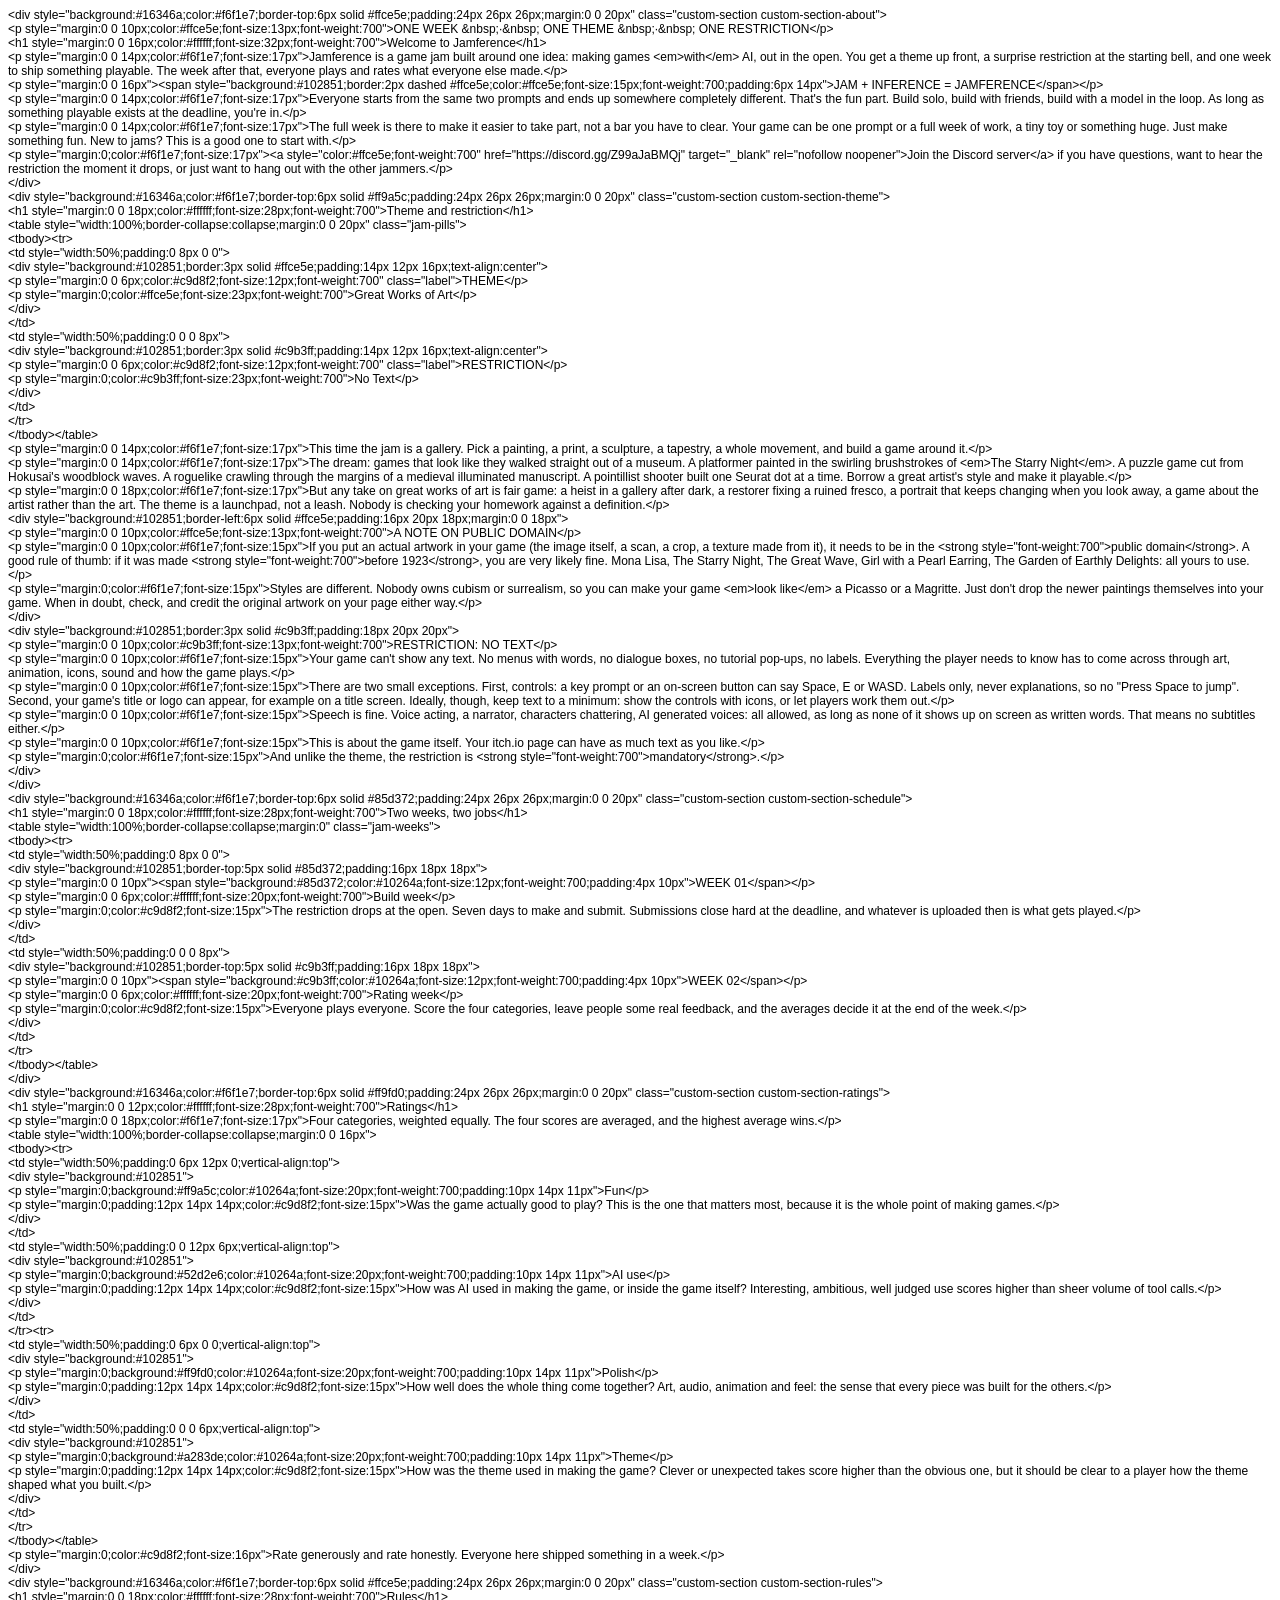
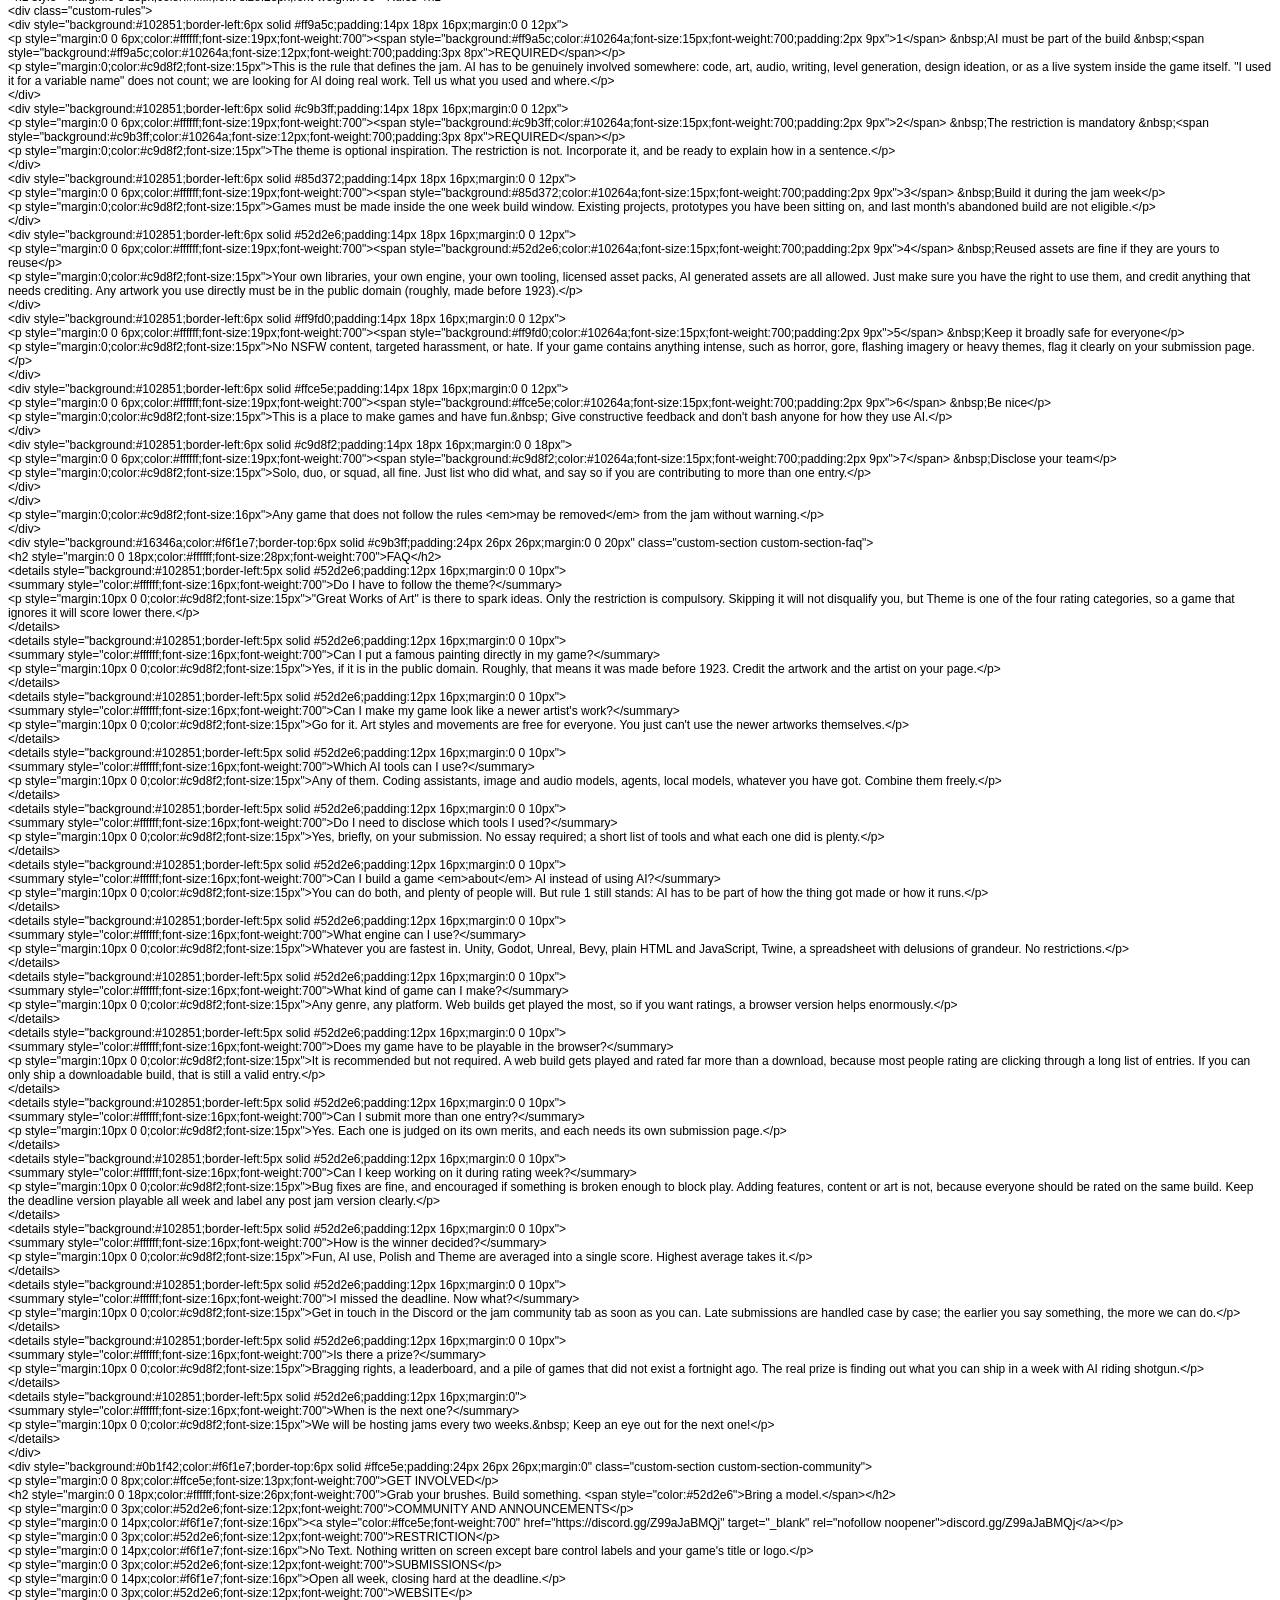
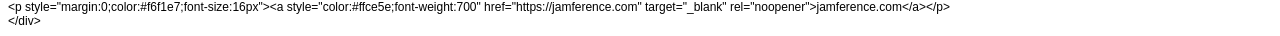
<file: itch_pages/jamference3.html>
<!DOCTYPE html PUBLIC "-//W3C//DTD HTML 4.01//EN" "http://www.w3.org/TR/html4/strict.dtd">
<html>
<head>
  <meta http-equiv="Content-Type" content="text/html; charset=utf-8">
  <meta http-equiv="Content-Style-Type" content="text/css">
  <title></title>
  <meta name="Generator" content="Cocoa HTML Writer">
  <meta name="CocoaVersion" content="2685.7">
  <style type="text/css">
    p.p1 {margin: 0.0px 0.0px 0.0px 0.0px; font: 12.0px Helvetica}
  </style>
</head>
<body>
<p class="p1">&lt;div style="background:#16346a;color:#f6f1e7;border-top:6px solid #ffce5e;padding:24px 26px 26px;margin:0 0 20px" class="custom-section custom-section-about"&gt;</p>
<p class="p1">&lt;p style="margin:0 0 10px;color:#ffce5e;font-size:13px;font-weight:700"&gt;ONE WEEK &amp;nbsp;·&amp;nbsp; ONE THEME &amp;nbsp;·&amp;nbsp; ONE RESTRICTION&lt;/p&gt;</p>
<p class="p1">&lt;h1 style="margin:0 0 16px;color:#ffffff;font-size:32px;font-weight:700"&gt;Welcome to Jamference&lt;/h1&gt;</p>
<p class="p1">&lt;p style="margin:0 0 14px;color:#f6f1e7;font-size:17px"&gt;Jamference is a game jam built around one idea: making games &lt;em&gt;with&lt;/em&gt; AI, out in the open. You get a theme up front, a surprise restriction at the starting bell, and one week to ship something playable. The week after that, everyone plays and rates what everyone else made.&lt;/p&gt;</p>
<p class="p1">&lt;p style="margin:0 0 16px"&gt;&lt;span style="background:#102851;border:2px dashed #ffce5e;color:#ffce5e;font-size:15px;font-weight:700;padding:6px 14px"&gt;JAM + INFERENCE = JAMFERENCE&lt;/span&gt;&lt;/p&gt;</p>
<p class="p1">&lt;p style="margin:0 0 14px;color:#f6f1e7;font-size:17px"&gt;Everyone starts from the same two prompts and ends up somewhere completely different. That's the fun part. Build solo, build with friends, build with a model in the loop. As long as something playable exists at the deadline, you're in.&lt;/p&gt;</p>
<p class="p1">&lt;p style="margin:0 0 14px;color:#f6f1e7;font-size:17px"&gt;The full week is there to make it easier to take part, not a bar you have to clear. Your game can be one prompt or a full week of work, a tiny toy or something huge. Just make something fun. New to jams? This is a good one to start with.&lt;/p&gt;</p>
<p class="p1">&lt;p style="margin:0;color:#f6f1e7;font-size:17px"&gt;&lt;a style="color:#ffce5e;font-weight:700" href="https://discord.gg/Z99aJaBMQj" target="_blank" rel="nofollow noopener"&gt;Join the Discord server&lt;/a&gt; if you have questions, want to hear the restriction the moment it drops, or just want to hang out with the other jammers.&lt;/p&gt;</p>
<p class="p1">&lt;/div&gt;</p>
<p class="p1">&lt;div style="background:#16346a;color:#f6f1e7;border-top:6px solid #ff9a5c;padding:24px 26px 26px;margin:0 0 20px" class="custom-section custom-section-theme"&gt;</p>
<p class="p1">&lt;h1 style="margin:0 0 18px;color:#ffffff;font-size:28px;font-weight:700"&gt;Theme and restriction&lt;/h1&gt;</p>
<p class="p1">&lt;table style="width:100%;border-collapse:collapse;margin:0 0 20px" class="jam-pills"&gt;</p>
<p class="p1">&lt;tbody&gt;&lt;tr&gt;</p>
<p class="p1">&lt;td style="width:50%;padding:0 8px 0 0"&gt;</p>
<p class="p1">&lt;div style="background:#102851;border:3px solid #ffce5e;padding:14px 12px 16px;text-align:center"&gt;</p>
<p class="p1">&lt;p style="margin:0 0 6px;color:#c9d8f2;font-size:12px;font-weight:700" class="label"&gt;THEME&lt;/p&gt;</p>
<p class="p1">&lt;p style="margin:0;color:#ffce5e;font-size:23px;font-weight:700"&gt;Great Works of Art&lt;/p&gt;</p>
<p class="p1">&lt;/div&gt;</p>
<p class="p1">&lt;/td&gt;</p>
<p class="p1">&lt;td style="width:50%;padding:0 0 0 8px"&gt;</p>
<p class="p1">&lt;div style="background:#102851;border:3px solid #c9b3ff;padding:14px 12px 16px;text-align:center"&gt;</p>
<p class="p1">&lt;p style="margin:0 0 6px;color:#c9d8f2;font-size:12px;font-weight:700" class="label"&gt;RESTRICTION&lt;/p&gt;</p>
<p class="p1">&lt;p style="margin:0;color:#c9b3ff;font-size:23px;font-weight:700"&gt;No Text&lt;/p&gt;</p>
<p class="p1">&lt;/div&gt;</p>
<p class="p1">&lt;/td&gt;</p>
<p class="p1">&lt;/tr&gt;</p>
<p class="p1">&lt;/tbody&gt;&lt;/table&gt;</p>
<p class="p1">&lt;p style="margin:0 0 14px;color:#f6f1e7;font-size:17px"&gt;This time the jam is a gallery. Pick a painting, a print, a sculpture, a tapestry, a whole movement, and build a game around it.&lt;/p&gt;</p>
<p class="p1">&lt;p style="margin:0 0 14px;color:#f6f1e7;font-size:17px"&gt;The dream: games that look like they walked straight out of a museum. A platformer painted in the swirling brushstrokes of &lt;em&gt;The Starry Night&lt;/em&gt;. A puzzle game cut from Hokusai's woodblock waves. A roguelike crawling through the margins of a medieval illuminated manuscript. A pointillist shooter built one Seurat dot at a time. Borrow a great artist's style and make it playable.&lt;/p&gt;</p>
<p class="p1">&lt;p style="margin:0 0 18px;color:#f6f1e7;font-size:17px"&gt;But any take on great works of art is fair game: a heist in a gallery after dark, a restorer fixing a ruined fresco, a portrait that keeps changing when you look away, a game about the artist rather than the art. The theme is a launchpad, not a leash. Nobody is checking your homework against a definition.&lt;/p&gt;</p>
<p class="p1">&lt;div style="background:#102851;border-left:6px solid #ffce5e;padding:16px 20px 18px;margin:0 0 18px"&gt;</p>
<p class="p1">&lt;p style="margin:0 0 10px;color:#ffce5e;font-size:13px;font-weight:700"&gt;A NOTE ON PUBLIC DOMAIN&lt;/p&gt;</p>
<p class="p1">&lt;p style="margin:0 0 10px;color:#f6f1e7;font-size:15px"&gt;If you put an actual artwork in your game (the image itself, a scan, a crop, a texture made from it), it needs to be in the &lt;strong style="font-weight:700"&gt;public domain&lt;/strong&gt;. A good rule of thumb: if it was made &lt;strong style="font-weight:700"&gt;before 1923&lt;/strong&gt;, you are very likely fine. Mona Lisa, The Starry Night, The Great Wave, Girl with a Pearl Earring, The Garden of Earthly Delights: all yours to use.&lt;/p&gt;</p>
<p class="p1">&lt;p style="margin:0;color:#f6f1e7;font-size:15px"&gt;Styles are different. Nobody owns cubism or surrealism, so you can make your game &lt;em&gt;look like&lt;/em&gt; a Picasso or a Magritte. Just don't drop the newer paintings themselves into your game. When in doubt, check, and credit the original artwork on your page either way.&lt;/p&gt;</p>
<p class="p1">&lt;/div&gt;</p>
<p class="p1">&lt;div style="background:#102851;border:3px solid #c9b3ff;padding:18px 20px 20px"&gt;</p>
<p class="p1">&lt;p style="margin:0 0 10px;color:#c9b3ff;font-size:13px;font-weight:700"&gt;RESTRICTION: NO TEXT&lt;/p&gt;</p>
<p class="p1">&lt;p style="margin:0 0 10px;color:#f6f1e7;font-size:15px"&gt;Your game can't show any text. No menus with words, no dialogue boxes, no tutorial pop-ups, no labels. Everything the player needs to know has to come across through art, animation, icons, sound and how the game plays.&lt;/p&gt;</p>
<p class="p1">&lt;p style="margin:0 0 10px;color:#f6f1e7;font-size:15px"&gt;There are two small exceptions. First, controls: a key prompt or an on-screen button can say Space, E or WASD. Labels only, never explanations, so no "Press Space to jump". Second, your game's title or logo can appear, for example on a title screen. Ideally, though, keep text to a minimum: show the controls with icons, or let players work them out.&lt;/p&gt;</p>
<p class="p1">&lt;p style="margin:0 0 10px;color:#f6f1e7;font-size:15px"&gt;Speech is fine. Voice acting, a narrator, characters chattering, AI generated voices: all allowed, as long as none of it shows up on screen as written words. That means no subtitles either.&lt;/p&gt;</p>
<p class="p1">&lt;p style="margin:0 0 10px;color:#f6f1e7;font-size:15px"&gt;This is about the game itself. Your itch.io page can have as much text as you like.&lt;/p&gt;</p>
<p class="p1">&lt;p style="margin:0;color:#f6f1e7;font-size:15px"&gt;And unlike the theme, the restriction is &lt;strong style="font-weight:700"&gt;mandatory&lt;/strong&gt;.&lt;/p&gt;</p>
<p class="p1">&lt;/div&gt;</p>
<p class="p1">&lt;/div&gt;</p>
<p class="p1">&lt;div style="background:#16346a;color:#f6f1e7;border-top:6px solid #85d372;padding:24px 26px 26px;margin:0 0 20px" class="custom-section custom-section-schedule"&gt;</p>
<p class="p1">&lt;h1 style="margin:0 0 18px;color:#ffffff;font-size:28px;font-weight:700"&gt;Two weeks, two jobs&lt;/h1&gt;</p>
<p class="p1">&lt;table style="width:100%;border-collapse:collapse;margin:0" class="jam-weeks"&gt;</p>
<p class="p1">&lt;tbody&gt;&lt;tr&gt;</p>
<p class="p1">&lt;td style="width:50%;padding:0 8px 0 0"&gt;</p>
<p class="p1">&lt;div style="background:#102851;border-top:5px solid #85d372;padding:16px 18px 18px"&gt;</p>
<p class="p1">&lt;p style="margin:0 0 10px"&gt;&lt;span style="background:#85d372;color:#10264a;font-size:12px;font-weight:700;padding:4px 10px"&gt;WEEK 01&lt;/span&gt;&lt;/p&gt;</p>
<p class="p1">&lt;p style="margin:0 0 6px;color:#ffffff;font-size:20px;font-weight:700"&gt;Build week&lt;/p&gt;</p>
<p class="p1">&lt;p style="margin:0;color:#c9d8f2;font-size:15px"&gt;The restriction drops at the open. Seven days to make and submit. Submissions close hard at the deadline, and whatever is uploaded then is what gets played.&lt;/p&gt;</p>
<p class="p1">&lt;/div&gt;</p>
<p class="p1">&lt;/td&gt;</p>
<p class="p1">&lt;td style="width:50%;padding:0 0 0 8px"&gt;</p>
<p class="p1">&lt;div style="background:#102851;border-top:5px solid #c9b3ff;padding:16px 18px 18px"&gt;</p>
<p class="p1">&lt;p style="margin:0 0 10px"&gt;&lt;span style="background:#c9b3ff;color:#10264a;font-size:12px;font-weight:700;padding:4px 10px"&gt;WEEK 02&lt;/span&gt;&lt;/p&gt;</p>
<p class="p1">&lt;p style="margin:0 0 6px;color:#ffffff;font-size:20px;font-weight:700"&gt;Rating week&lt;/p&gt;</p>
<p class="p1">&lt;p style="margin:0;color:#c9d8f2;font-size:15px"&gt;Everyone plays everyone. Score the four categories, leave people some real feedback, and the averages decide it at the end of the week.&lt;/p&gt;</p>
<p class="p1">&lt;/div&gt;</p>
<p class="p1">&lt;/td&gt;</p>
<p class="p1">&lt;/tr&gt;</p>
<p class="p1">&lt;/tbody&gt;&lt;/table&gt;</p>
<p class="p1">&lt;/div&gt;</p>
<p class="p1">&lt;div style="background:#16346a;color:#f6f1e7;border-top:6px solid #ff9fd0;padding:24px 26px 26px;margin:0 0 20px" class="custom-section custom-section-ratings"&gt;</p>
<p class="p1">&lt;h1 style="margin:0 0 12px;color:#ffffff;font-size:28px;font-weight:700"&gt;Ratings&lt;/h1&gt;</p>
<p class="p1">&lt;p style="margin:0 0 18px;color:#f6f1e7;font-size:17px"&gt;Four categories, weighted equally. The four scores are averaged, and the highest average wins.&lt;/p&gt;</p>
<p class="p1">&lt;table style="width:100%;border-collapse:collapse;margin:0 0 16px"&gt;</p>
<p class="p1">&lt;tbody&gt;&lt;tr&gt;</p>
<p class="p1">&lt;td style="width:50%;padding:0 6px 12px 0;vertical-align:top"&gt;</p>
<p class="p1">&lt;div style="background:#102851"&gt;</p>
<p class="p1">&lt;p style="margin:0;background:#ff9a5c;color:#10264a;font-size:20px;font-weight:700;padding:10px 14px 11px"&gt;Fun&lt;/p&gt;</p>
<p class="p1">&lt;p style="margin:0;padding:12px 14px 14px;color:#c9d8f2;font-size:15px"&gt;Was the game actually good to play? This is the one that matters most, because it is the whole point of making games.&lt;/p&gt;</p>
<p class="p1">&lt;/div&gt;</p>
<p class="p1">&lt;/td&gt;</p>
<p class="p1">&lt;td style="width:50%;padding:0 0 12px 6px;vertical-align:top"&gt;</p>
<p class="p1">&lt;div style="background:#102851"&gt;</p>
<p class="p1">&lt;p style="margin:0;background:#52d2e6;color:#10264a;font-size:20px;font-weight:700;padding:10px 14px 11px"&gt;AI use&lt;/p&gt;</p>
<p class="p1">&lt;p style="margin:0;padding:12px 14px 14px;color:#c9d8f2;font-size:15px"&gt;How was AI used in making the game, or inside the game itself? Interesting, ambitious, well judged use scores higher than sheer volume of tool calls.&lt;/p&gt;</p>
<p class="p1">&lt;/div&gt;</p>
<p class="p1">&lt;/td&gt;</p>
<p class="p1">&lt;/tr&gt;&lt;tr&gt;</p>
<p class="p1">&lt;td style="width:50%;padding:0 6px 0 0;vertical-align:top"&gt;</p>
<p class="p1">&lt;div style="background:#102851"&gt;</p>
<p class="p1">&lt;p style="margin:0;background:#ff9fd0;color:#10264a;font-size:20px;font-weight:700;padding:10px 14px 11px"&gt;Polish&lt;/p&gt;</p>
<p class="p1">&lt;p style="margin:0;padding:12px 14px 14px;color:#c9d8f2;font-size:15px"&gt;How well does the whole thing come together? Art, audio, animation and feel: the sense that every piece was built for the others.&lt;/p&gt;</p>
<p class="p1">&lt;/div&gt;</p>
<p class="p1">&lt;/td&gt;</p>
<p class="p1">&lt;td style="width:50%;padding:0 0 0 6px;vertical-align:top"&gt;</p>
<p class="p1">&lt;div style="background:#102851"&gt;</p>
<p class="p1">&lt;p style="margin:0;background:#a283de;color:#10264a;font-size:20px;font-weight:700;padding:10px 14px 11px"&gt;Theme&lt;/p&gt;</p>
<p class="p1">&lt;p style="margin:0;padding:12px 14px 14px;color:#c9d8f2;font-size:15px"&gt;How was the theme used in making the game? Clever or unexpected takes score higher than the obvious one, but it should be clear to a player how the theme shaped what you built.&lt;/p&gt;</p>
<p class="p1">&lt;/div&gt;</p>
<p class="p1">&lt;/td&gt;</p>
<p class="p1">&lt;/tr&gt;</p>
<p class="p1">&lt;/tbody&gt;&lt;/table&gt;</p>
<p class="p1">&lt;p style="margin:0;color:#c9d8f2;font-size:16px"&gt;Rate generously and rate honestly. Everyone here shipped something in a week.&lt;/p&gt;</p>
<p class="p1">&lt;/div&gt;</p>
<p class="p1">&lt;div style="background:#16346a;color:#f6f1e7;border-top:6px solid #ffce5e;padding:24px 26px 26px;margin:0 0 20px" class="custom-section custom-section-rules"&gt;</p>
<p class="p1">&lt;h1 style="margin:0 0 18px;color:#ffffff;font-size:28px;font-weight:700"&gt;Rules&lt;/h1&gt;</p>
<p class="p1">&lt;div class="custom-rules"&gt;</p>
<p class="p1">&lt;div style="background:#102851;border-left:6px solid #ff9a5c;padding:14px 18px 16px;margin:0 0 12px"&gt;</p>
<p class="p1">&lt;p style="margin:0 0 6px;color:#ffffff;font-size:19px;font-weight:700"&gt;&lt;span style="background:#ff9a5c;color:#10264a;font-size:15px;font-weight:700;padding:2px 9px"&gt;1&lt;/span&gt; &amp;nbsp;AI must be part of the build &amp;nbsp;&lt;span style="background:#ff9a5c;color:#10264a;font-size:12px;font-weight:700;padding:3px 8px"&gt;REQUIRED&lt;/span&gt;&lt;/p&gt;</p>
<p class="p1">&lt;p style="margin:0;color:#c9d8f2;font-size:15px"&gt;This is the rule that defines the jam. AI has to be genuinely involved somewhere: code, art, audio, writing, level generation, design ideation, or as a live system inside the game itself. "I used it for a variable name" does not count; we are looking for AI doing real work. Tell us what you used and where.&lt;/p&gt;</p>
<p class="p1">&lt;/div&gt;</p>
<p class="p1">&lt;div style="background:#102851;border-left:6px solid #c9b3ff;padding:14px 18px 16px;margin:0 0 12px"&gt;</p>
<p class="p1">&lt;p style="margin:0 0 6px;color:#ffffff;font-size:19px;font-weight:700"&gt;&lt;span style="background:#c9b3ff;color:#10264a;font-size:15px;font-weight:700;padding:2px 9px"&gt;2&lt;/span&gt; &amp;nbsp;The restriction is mandatory &amp;nbsp;&lt;span style="background:#c9b3ff;color:#10264a;font-size:12px;font-weight:700;padding:3px 8px"&gt;REQUIRED&lt;/span&gt;&lt;/p&gt;</p>
<p class="p1">&lt;p style="margin:0;color:#c9d8f2;font-size:15px"&gt;The theme is optional inspiration. The restriction is not. Incorporate it, and be ready to explain how in a sentence.&lt;/p&gt;</p>
<p class="p1">&lt;/div&gt;</p>
<p class="p1">&lt;div style="background:#102851;border-left:6px solid #85d372;padding:14px 18px 16px;margin:0 0 12px"&gt;</p>
<p class="p1">&lt;p style="margin:0 0 6px;color:#ffffff;font-size:19px;font-weight:700"&gt;&lt;span style="background:#85d372;color:#10264a;font-size:15px;font-weight:700;padding:2px 9px"&gt;3&lt;/span&gt; &amp;nbsp;Build it during the jam week&lt;/p&gt;</p>
<p class="p1">&lt;p style="margin:0;color:#c9d8f2;font-size:15px"&gt;Games must be made inside the one week build window. Existing projects, prototypes you have been sitting on, and last month's abandoned build are not eligible.&lt;/p&gt;</p>
<p class="p1">&lt;/div&gt;</p>
<p class="p1">&lt;div style="background:#102851;border-left:6px solid #52d2e6;padding:14px 18px 16px;margin:0 0 12px"&gt;</p>
<p class="p1">&lt;p style="margin:0 0 6px;color:#ffffff;font-size:19px;font-weight:700"&gt;&lt;span style="background:#52d2e6;color:#10264a;font-size:15px;font-weight:700;padding:2px 9px"&gt;4&lt;/span&gt; &amp;nbsp;Reused assets are fine if they are yours to reuse&lt;/p&gt;</p>
<p class="p1">&lt;p style="margin:0;color:#c9d8f2;font-size:15px"&gt;Your own libraries, your own engine, your own tooling, licensed asset packs, AI generated assets are all allowed. Just make sure you have the right to use them, and credit anything that needs crediting. Any artwork you use directly must be in the public domain (roughly, made before 1923).&lt;/p&gt;</p>
<p class="p1">&lt;/div&gt;</p>
<p class="p1">&lt;div style="background:#102851;border-left:6px solid #ff9fd0;padding:14px 18px 16px;margin:0 0 12px"&gt;</p>
<p class="p1">&lt;p style="margin:0 0 6px;color:#ffffff;font-size:19px;font-weight:700"&gt;&lt;span style="background:#ff9fd0;color:#10264a;font-size:15px;font-weight:700;padding:2px 9px"&gt;5&lt;/span&gt; &amp;nbsp;Keep it broadly safe for everyone&lt;/p&gt;</p>
<p class="p1">&lt;p style="margin:0;color:#c9d8f2;font-size:15px"&gt;No NSFW content, targeted harassment, or hate. If your game contains anything intense, such as horror, gore, flashing imagery or heavy themes, flag it clearly on your submission page.&lt;/p&gt;</p>
<p class="p1">&lt;/div&gt;</p>
<p class="p1">&lt;div style="background:#102851;border-left:6px solid #ffce5e;padding:14px 18px 16px;margin:0 0 12px"&gt;</p>
<p class="p1">&lt;p style="margin:0 0 6px;color:#ffffff;font-size:19px;font-weight:700"&gt;&lt;span style="background:#ffce5e;color:#10264a;font-size:15px;font-weight:700;padding:2px 9px"&gt;6&lt;/span&gt; &amp;nbsp;Be nice&lt;/p&gt;</p>
<p class="p1">&lt;p style="margin:0;color:#c9d8f2;font-size:15px"&gt;This is a place to make games and have fun.&amp;nbsp; Give constructive feedback and don't bash anyone for how they use AI.&lt;/p&gt;</p>
<p class="p1">&lt;/div&gt;</p>
<p class="p1">&lt;div style="background:#102851;border-left:6px solid #c9d8f2;padding:14px 18px 16px;margin:0 0 18px"&gt;</p>
<p class="p1">&lt;p style="margin:0 0 6px;color:#ffffff;font-size:19px;font-weight:700"&gt;&lt;span style="background:#c9d8f2;color:#10264a;font-size:15px;font-weight:700;padding:2px 9px"&gt;7&lt;/span&gt; &amp;nbsp;Disclose your team&lt;/p&gt;</p>
<p class="p1">&lt;p style="margin:0;color:#c9d8f2;font-size:15px"&gt;Solo, duo, or squad, all fine. Just list who did what, and say so if you are contributing to more than one entry.&lt;/p&gt;</p>
<p class="p1">&lt;/div&gt;</p>
<p class="p1">&lt;/div&gt;</p>
<p class="p1">&lt;p style="margin:0;color:#c9d8f2;font-size:16px"&gt;Any game that does not follow the rules &lt;em&gt;may be removed&lt;/em&gt; from the jam without warning.&lt;/p&gt;</p>
<p class="p1">&lt;/div&gt;</p>
<p class="p1">&lt;div style="background:#16346a;color:#f6f1e7;border-top:6px solid #c9b3ff;padding:24px 26px 26px;margin:0 0 20px" class="custom-section custom-section-faq"&gt;</p>
<p class="p1">&lt;h2 style="margin:0 0 18px;color:#ffffff;font-size:28px;font-weight:700"&gt;FAQ&lt;/h2&gt;</p>
<p class="p1">&lt;details style="background:#102851;border-left:5px solid #52d2e6;padding:12px 16px;margin:0 0 10px"&gt;</p>
<p class="p1">&lt;summary style="color:#ffffff;font-size:16px;font-weight:700"&gt;Do I have to follow the theme?&lt;/summary&gt;</p>
<p class="p1">&lt;p style="margin:10px 0 0;color:#c9d8f2;font-size:15px"&gt;"Great Works of Art" is there to spark ideas. Only the restriction is compulsory. Skipping it will not disqualify you, but Theme is one of the four rating categories, so a game that ignores it will score lower there.&lt;/p&gt;</p>
<p class="p1">&lt;/details&gt;</p>
<p class="p1">&lt;details style="background:#102851;border-left:5px solid #52d2e6;padding:12px 16px;margin:0 0 10px"&gt;</p>
<p class="p1">&lt;summary style="color:#ffffff;font-size:16px;font-weight:700"&gt;Can I put a famous painting directly in my game?&lt;/summary&gt;</p>
<p class="p1">&lt;p style="margin:10px 0 0;color:#c9d8f2;font-size:15px"&gt;Yes, if it is in the public domain. Roughly, that means it was made before 1923. Credit the artwork and the artist on your page.&lt;/p&gt;</p>
<p class="p1">&lt;/details&gt;</p>
<p class="p1">&lt;details style="background:#102851;border-left:5px solid #52d2e6;padding:12px 16px;margin:0 0 10px"&gt;</p>
<p class="p1">&lt;summary style="color:#ffffff;font-size:16px;font-weight:700"&gt;Can I make my game look like a newer artist's work?&lt;/summary&gt;</p>
<p class="p1">&lt;p style="margin:10px 0 0;color:#c9d8f2;font-size:15px"&gt;Go for it. Art styles and movements are free for everyone. You just can't use the newer artworks themselves.&lt;/p&gt;</p>
<p class="p1">&lt;/details&gt;</p>
<p class="p1">&lt;details style="background:#102851;border-left:5px solid #52d2e6;padding:12px 16px;margin:0 0 10px"&gt;</p>
<p class="p1">&lt;summary style="color:#ffffff;font-size:16px;font-weight:700"&gt;Which AI tools can I use?&lt;/summary&gt;</p>
<p class="p1">&lt;p style="margin:10px 0 0;color:#c9d8f2;font-size:15px"&gt;Any of them. Coding assistants, image and audio models, agents, local models, whatever you have got. Combine them freely.&lt;/p&gt;</p>
<p class="p1">&lt;/details&gt;</p>
<p class="p1">&lt;details style="background:#102851;border-left:5px solid #52d2e6;padding:12px 16px;margin:0 0 10px"&gt;</p>
<p class="p1">&lt;summary style="color:#ffffff;font-size:16px;font-weight:700"&gt;Do I need to disclose which tools I used?&lt;/summary&gt;</p>
<p class="p1">&lt;p style="margin:10px 0 0;color:#c9d8f2;font-size:15px"&gt;Yes, briefly, on your submission. No essay required; a short list of tools and what each one did is plenty.&lt;/p&gt;</p>
<p class="p1">&lt;/details&gt;</p>
<p class="p1">&lt;details style="background:#102851;border-left:5px solid #52d2e6;padding:12px 16px;margin:0 0 10px"&gt;</p>
<p class="p1">&lt;summary style="color:#ffffff;font-size:16px;font-weight:700"&gt;Can I build a game &lt;em&gt;about&lt;/em&gt; AI instead of using AI?&lt;/summary&gt;</p>
<p class="p1">&lt;p style="margin:10px 0 0;color:#c9d8f2;font-size:15px"&gt;You can do both, and plenty of people will. But rule 1 still stands: AI has to be part of how the thing got made or how it runs.&lt;/p&gt;</p>
<p class="p1">&lt;/details&gt;</p>
<p class="p1">&lt;details style="background:#102851;border-left:5px solid #52d2e6;padding:12px 16px;margin:0 0 10px"&gt;</p>
<p class="p1">&lt;summary style="color:#ffffff;font-size:16px;font-weight:700"&gt;What engine can I use?&lt;/summary&gt;</p>
<p class="p1">&lt;p style="margin:10px 0 0;color:#c9d8f2;font-size:15px"&gt;Whatever you are fastest in. Unity, Godot, Unreal, Bevy, plain HTML and JavaScript, Twine, a spreadsheet with delusions of grandeur. No restrictions.&lt;/p&gt;</p>
<p class="p1">&lt;/details&gt;</p>
<p class="p1">&lt;details style="background:#102851;border-left:5px solid #52d2e6;padding:12px 16px;margin:0 0 10px"&gt;</p>
<p class="p1">&lt;summary style="color:#ffffff;font-size:16px;font-weight:700"&gt;What kind of game can I make?&lt;/summary&gt;</p>
<p class="p1">&lt;p style="margin:10px 0 0;color:#c9d8f2;font-size:15px"&gt;Any genre, any platform. Web builds get played the most, so if you want ratings, a browser version helps enormously.&lt;/p&gt;</p>
<p class="p1">&lt;/details&gt;</p>
<p class="p1">&lt;details style="background:#102851;border-left:5px solid #52d2e6;padding:12px 16px;margin:0 0 10px"&gt;</p>
<p class="p1">&lt;summary style="color:#ffffff;font-size:16px;font-weight:700"&gt;Does my game have to be playable in the browser?&lt;/summary&gt;</p>
<p class="p1">&lt;p style="margin:10px 0 0;color:#c9d8f2;font-size:15px"&gt;It is recommended but not required. A web build gets played and rated far more than a download, because most people rating are clicking through a long list of entries. If you can only ship a downloadable build, that is still a valid entry.&lt;/p&gt;</p>
<p class="p1">&lt;/details&gt;</p>
<p class="p1">&lt;details style="background:#102851;border-left:5px solid #52d2e6;padding:12px 16px;margin:0 0 10px"&gt;</p>
<p class="p1">&lt;summary style="color:#ffffff;font-size:16px;font-weight:700"&gt;Can I submit more than one entry?&lt;/summary&gt;</p>
<p class="p1">&lt;p style="margin:10px 0 0;color:#c9d8f2;font-size:15px"&gt;Yes. Each one is judged on its own merits, and each needs its own submission page.&lt;/p&gt;</p>
<p class="p1">&lt;/details&gt;</p>
<p class="p1">&lt;details style="background:#102851;border-left:5px solid #52d2e6;padding:12px 16px;margin:0 0 10px"&gt;</p>
<p class="p1">&lt;summary style="color:#ffffff;font-size:16px;font-weight:700"&gt;Can I keep working on it during rating week?&lt;/summary&gt;</p>
<p class="p1">&lt;p style="margin:10px 0 0;color:#c9d8f2;font-size:15px"&gt;Bug fixes are fine, and encouraged if something is broken enough to block play. Adding features, content or art is not, because everyone should be rated on the same build. Keep the deadline version playable all week and label any post jam version clearly.&lt;/p&gt;</p>
<p class="p1">&lt;/details&gt;</p>
<p class="p1">&lt;details style="background:#102851;border-left:5px solid #52d2e6;padding:12px 16px;margin:0 0 10px"&gt;</p>
<p class="p1">&lt;summary style="color:#ffffff;font-size:16px;font-weight:700"&gt;How is the winner decided?&lt;/summary&gt;</p>
<p class="p1">&lt;p style="margin:10px 0 0;color:#c9d8f2;font-size:15px"&gt;Fun, AI use, Polish and Theme are averaged into a single score. Highest average takes it.&lt;/p&gt;</p>
<p class="p1">&lt;/details&gt;</p>
<p class="p1">&lt;details style="background:#102851;border-left:5px solid #52d2e6;padding:12px 16px;margin:0 0 10px"&gt;</p>
<p class="p1">&lt;summary style="color:#ffffff;font-size:16px;font-weight:700"&gt;I missed the deadline. Now what?&lt;/summary&gt;</p>
<p class="p1">&lt;p style="margin:10px 0 0;color:#c9d8f2;font-size:15px"&gt;Get in touch in the Discord or the jam community tab as soon as you can. Late submissions are handled case by case; the earlier you say something, the more we can do.&lt;/p&gt;</p>
<p class="p1">&lt;/details&gt;</p>
<p class="p1">&lt;details style="background:#102851;border-left:5px solid #52d2e6;padding:12px 16px;margin:0 0 10px"&gt;</p>
<p class="p1">&lt;summary style="color:#ffffff;font-size:16px;font-weight:700"&gt;Is there a prize?&lt;/summary&gt;</p>
<p class="p1">&lt;p style="margin:10px 0 0;color:#c9d8f2;font-size:15px"&gt;Bragging rights, a leaderboard, and a pile of games that did not exist a fortnight ago. The real prize is finding out what you can ship in a week with AI riding shotgun.&lt;/p&gt;</p>
<p class="p1">&lt;/details&gt;</p>
<p class="p1">&lt;details style="background:#102851;border-left:5px solid #52d2e6;padding:12px 16px;margin:0"&gt;</p>
<p class="p1">&lt;summary style="color:#ffffff;font-size:16px;font-weight:700"&gt;When is the next one?&lt;/summary&gt;</p>
<p class="p1">&lt;p style="margin:10px 0 0;color:#c9d8f2;font-size:15px"&gt;We will be hosting jams every two weeks.&amp;nbsp; Keep an eye out for the next one!&lt;/p&gt;</p>
<p class="p1">&lt;/details&gt;</p>
<p class="p1">&lt;/div&gt;</p>
<p class="p1">&lt;div style="background:#0b1f42;color:#f6f1e7;border-top:6px solid #ffce5e;padding:24px 26px 26px;margin:0" class="custom-section custom-section-community"&gt;</p>
<p class="p1">&lt;p style="margin:0 0 8px;color:#ffce5e;font-size:13px;font-weight:700"&gt;GET INVOLVED&lt;/p&gt;</p>
<p class="p1">&lt;h2 style="margin:0 0 18px;color:#ffffff;font-size:26px;font-weight:700"&gt;Grab your brushes. Build something. &lt;span style="color:#52d2e6"&gt;Bring a model.&lt;/span&gt;&lt;/h2&gt;</p>
<p class="p1">&lt;p style="margin:0 0 3px;color:#52d2e6;font-size:12px;font-weight:700"&gt;COMMUNITY AND ANNOUNCEMENTS&lt;/p&gt;</p>
<p class="p1">&lt;p style="margin:0 0 14px;color:#f6f1e7;font-size:16px"&gt;&lt;a style="color:#ffce5e;font-weight:700" href="https://discord.gg/Z99aJaBMQj" target="_blank" rel="nofollow noopener"&gt;discord.gg/Z99aJaBMQj&lt;/a&gt;&lt;/p&gt;</p>
<p class="p1">&lt;p style="margin:0 0 3px;color:#52d2e6;font-size:12px;font-weight:700"&gt;RESTRICTION&lt;/p&gt;</p>
<p class="p1">&lt;p style="margin:0 0 14px;color:#f6f1e7;font-size:16px"&gt;No Text. Nothing written on screen except bare control labels and your game's title or logo.&lt;/p&gt;</p>
<p class="p1">&lt;p style="margin:0 0 3px;color:#52d2e6;font-size:12px;font-weight:700"&gt;SUBMISSIONS&lt;/p&gt;</p>
<p class="p1">&lt;p style="margin:0 0 14px;color:#f6f1e7;font-size:16px"&gt;Open all week, closing hard at the deadline.&lt;/p&gt;</p>
<p class="p1">&lt;p style="margin:0 0 3px;color:#52d2e6;font-size:12px;font-weight:700"&gt;WEBSITE&lt;/p&gt;</p>
<p class="p1">&lt;p style="margin:0;color:#f6f1e7;font-size:16px"&gt;&lt;a style="color:#ffce5e;font-weight:700" href="https://jamference.com" target="_blank" rel="noopener"&gt;jamference.com&lt;/a&gt;&lt;/p&gt;</p>
<p class="p1">&lt;/div&gt;</p>
</body>
</html>
</file>
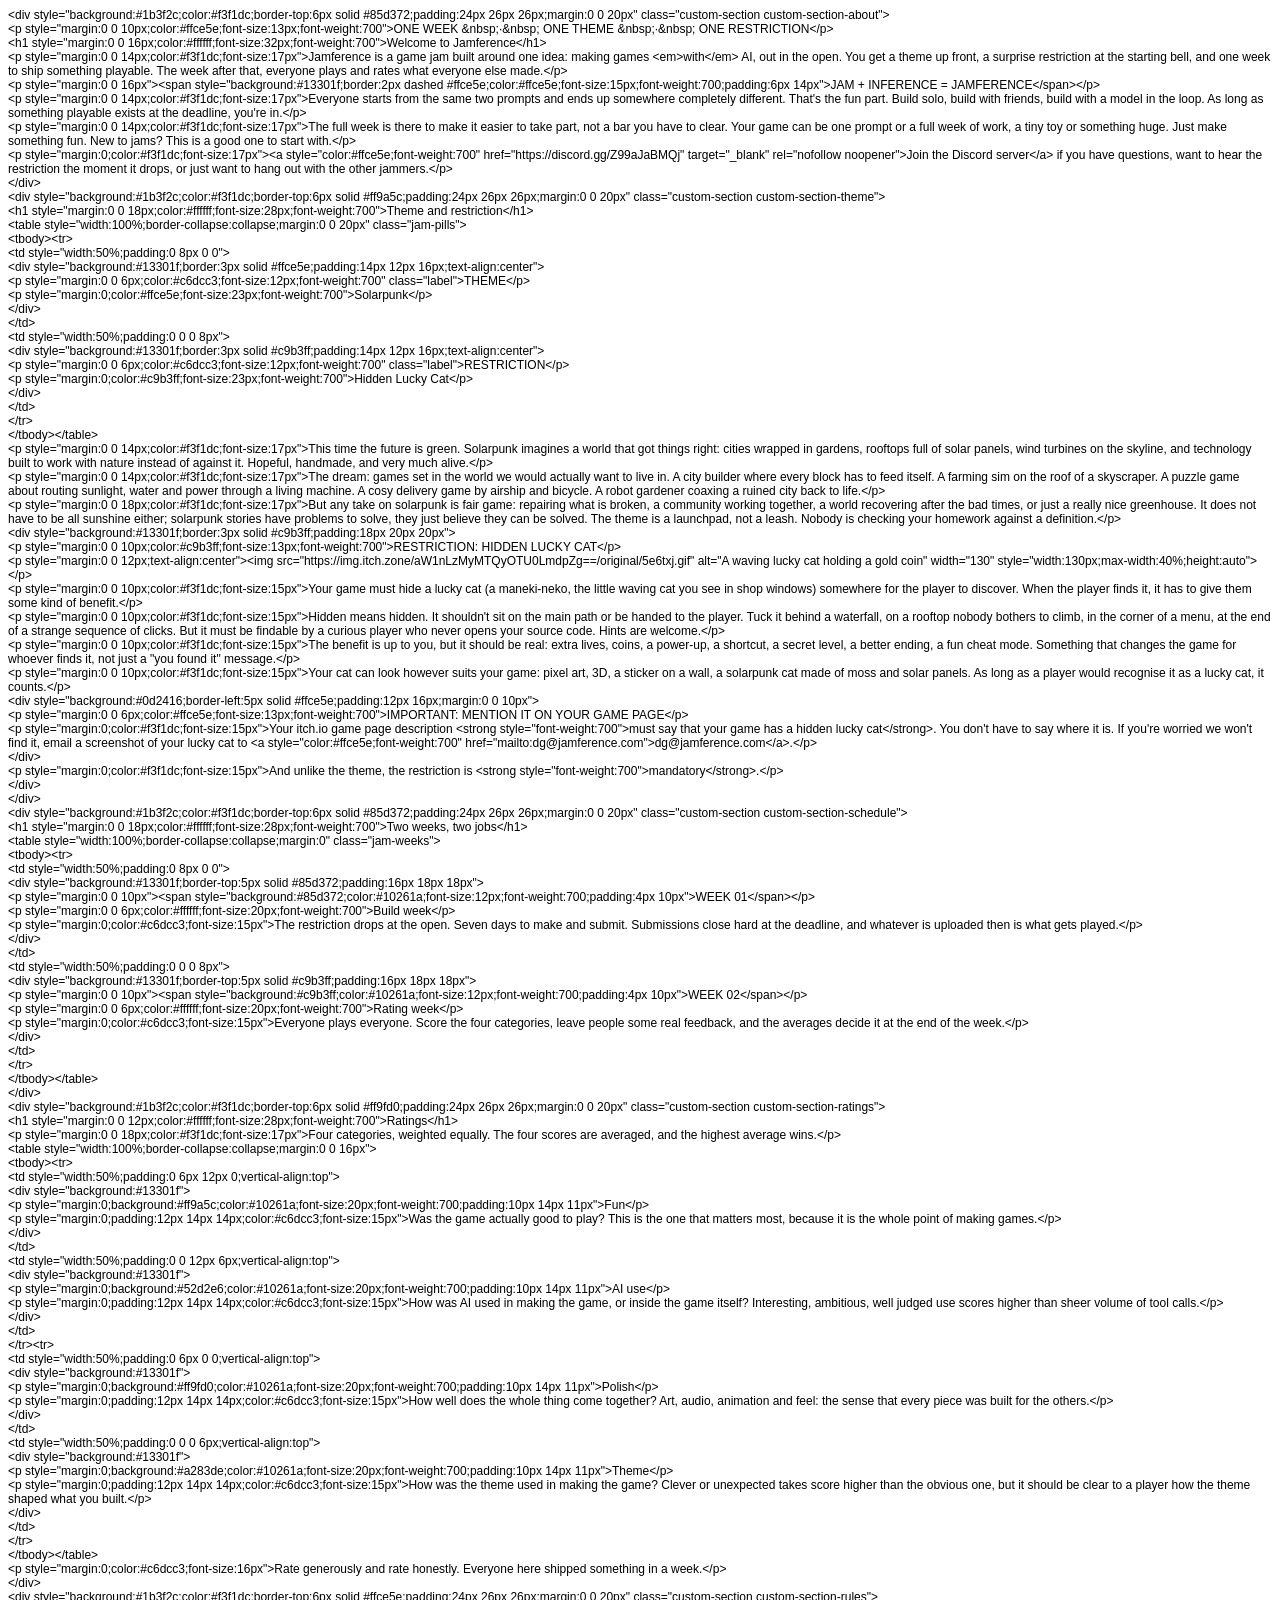
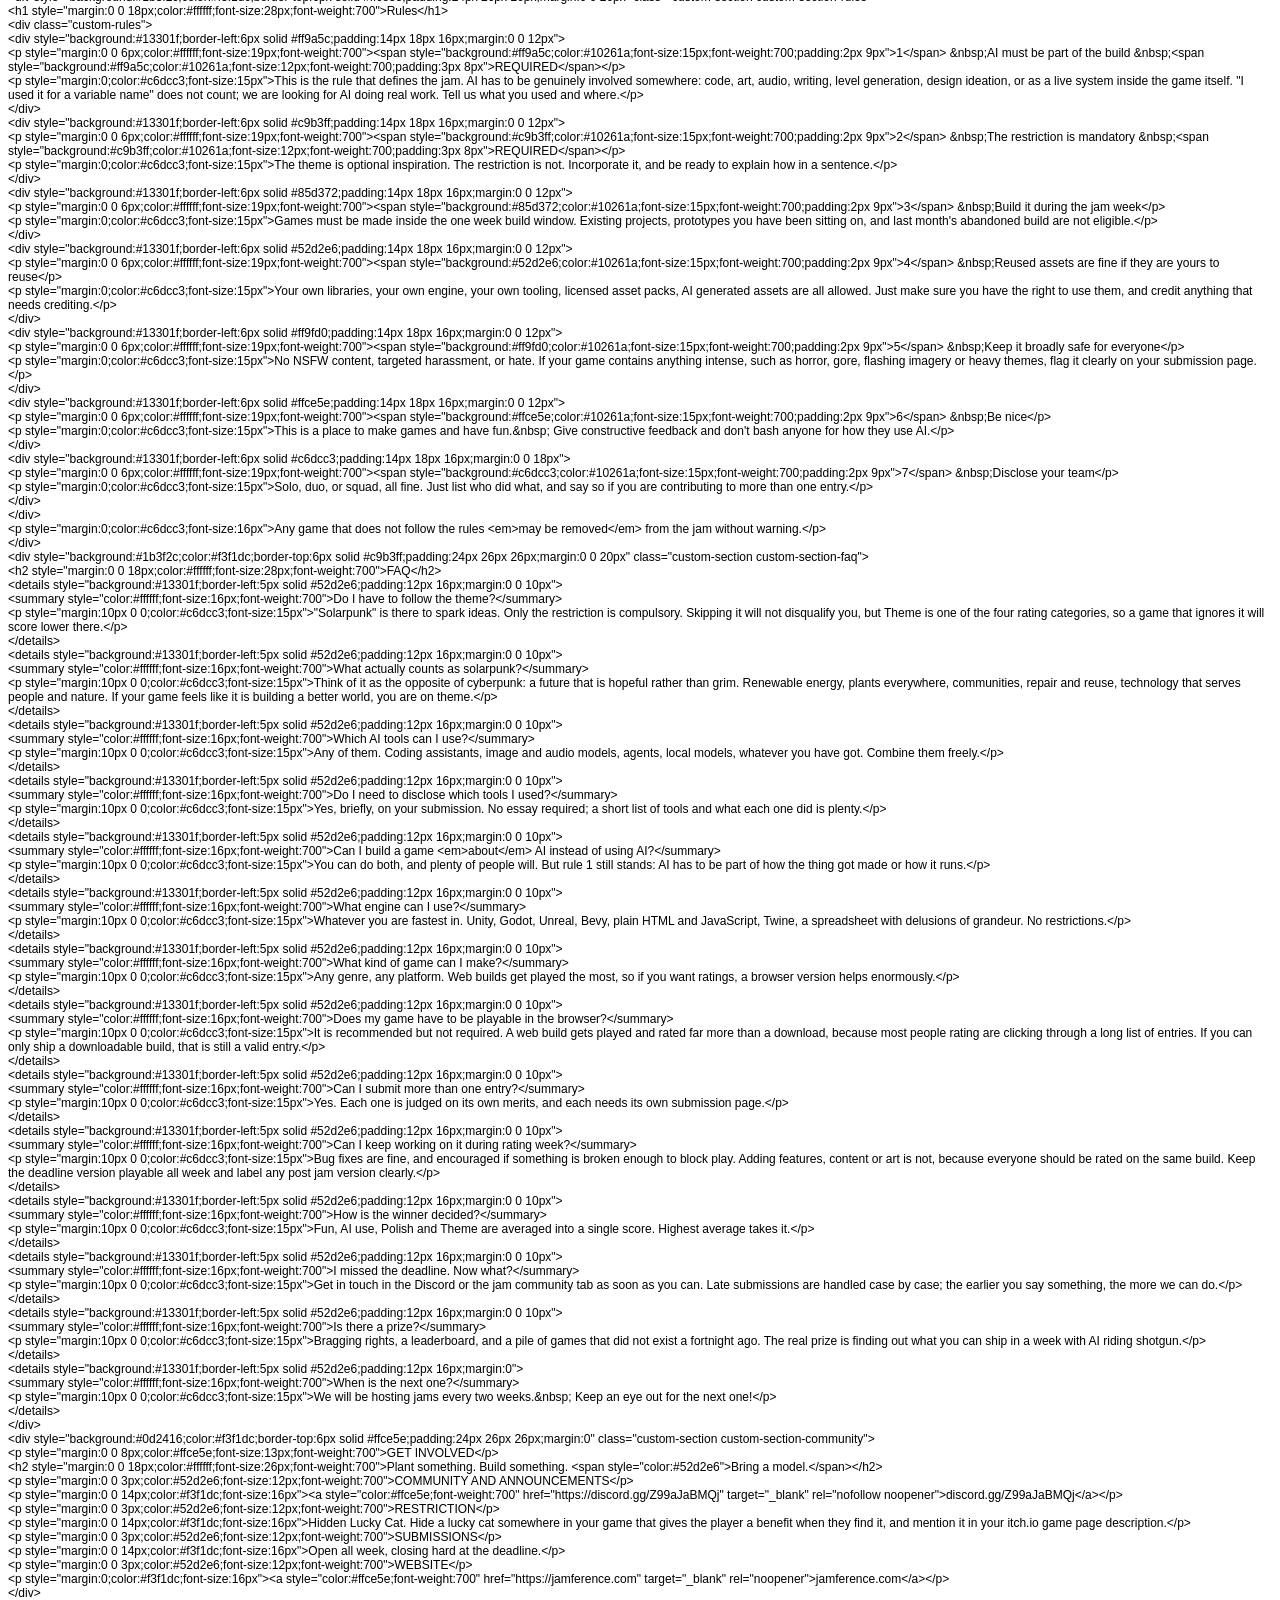
<file: itch_pages/jamference4.html>
<!DOCTYPE html PUBLIC "-//W3C//DTD HTML 4.01//EN" "http://www.w3.org/TR/html4/strict.dtd">
<html>
<head>
  <meta http-equiv="Content-Type" content="text/html; charset=utf-8">
  <meta http-equiv="Content-Style-Type" content="text/css">
  <title></title>
  <meta name="Generator" content="Cocoa HTML Writer">
  <meta name="CocoaVersion" content="2685.7">
  <style type="text/css">
    p.p1 {margin: 0.0px 0.0px 0.0px 0.0px; font: 12.0px Helvetica}
  </style>
</head>
<body>
<p class="p1">&lt;div style="background:#1b3f2c;color:#f3f1dc;border-top:6px solid #85d372;padding:24px 26px 26px;margin:0 0 20px" class="custom-section custom-section-about"&gt;</p>
<p class="p1">&lt;p style="margin:0 0 10px;color:#ffce5e;font-size:13px;font-weight:700"&gt;ONE WEEK &amp;nbsp;·&amp;nbsp; ONE THEME &amp;nbsp;·&amp;nbsp; ONE RESTRICTION&lt;/p&gt;</p>
<p class="p1">&lt;h1 style="margin:0 0 16px;color:#ffffff;font-size:32px;font-weight:700"&gt;Welcome to Jamference&lt;/h1&gt;</p>
<p class="p1">&lt;p style="margin:0 0 14px;color:#f3f1dc;font-size:17px"&gt;Jamference is a game jam built around one idea: making games &lt;em&gt;with&lt;/em&gt; AI, out in the open. You get a theme up front, a surprise restriction at the starting bell, and one week to ship something playable. The week after that, everyone plays and rates what everyone else made.&lt;/p&gt;</p>
<p class="p1">&lt;p style="margin:0 0 16px"&gt;&lt;span style="background:#13301f;border:2px dashed #ffce5e;color:#ffce5e;font-size:15px;font-weight:700;padding:6px 14px"&gt;JAM + INFERENCE = JAMFERENCE&lt;/span&gt;&lt;/p&gt;</p>
<p class="p1">&lt;p style="margin:0 0 14px;color:#f3f1dc;font-size:17px"&gt;Everyone starts from the same two prompts and ends up somewhere completely different. That's the fun part. Build solo, build with friends, build with a model in the loop. As long as something playable exists at the deadline, you're in.&lt;/p&gt;</p>
<p class="p1">&lt;p style="margin:0 0 14px;color:#f3f1dc;font-size:17px"&gt;The full week is there to make it easier to take part, not a bar you have to clear. Your game can be one prompt or a full week of work, a tiny toy or something huge. Just make something fun. New to jams? This is a good one to start with.&lt;/p&gt;</p>
<p class="p1">&lt;p style="margin:0;color:#f3f1dc;font-size:17px"&gt;&lt;a style="color:#ffce5e;font-weight:700" href="https://discord.gg/Z99aJaBMQj" target="_blank" rel="nofollow noopener"&gt;Join the Discord server&lt;/a&gt; if you have questions, want to hear the restriction the moment it drops, or just want to hang out with the other jammers.&lt;/p&gt;</p>
<p class="p1">&lt;/div&gt;</p>
<p class="p1">&lt;div style="background:#1b3f2c;color:#f3f1dc;border-top:6px solid #ff9a5c;padding:24px 26px 26px;margin:0 0 20px" class="custom-section custom-section-theme"&gt;</p>
<p class="p1">&lt;h1 style="margin:0 0 18px;color:#ffffff;font-size:28px;font-weight:700"&gt;Theme and restriction&lt;/h1&gt;</p>
<p class="p1">&lt;table style="width:100%;border-collapse:collapse;margin:0 0 20px" class="jam-pills"&gt;</p>
<p class="p1">&lt;tbody&gt;&lt;tr&gt;</p>
<p class="p1">&lt;td style="width:50%;padding:0 8px 0 0"&gt;</p>
<p class="p1">&lt;div style="background:#13301f;border:3px solid #ffce5e;padding:14px 12px 16px;text-align:center"&gt;</p>
<p class="p1">&lt;p style="margin:0 0 6px;color:#c6dcc3;font-size:12px;font-weight:700" class="label"&gt;THEME&lt;/p&gt;</p>
<p class="p1">&lt;p style="margin:0;color:#ffce5e;font-size:23px;font-weight:700"&gt;Solarpunk&lt;/p&gt;</p>
<p class="p1">&lt;/div&gt;</p>
<p class="p1">&lt;/td&gt;</p>
<p class="p1">&lt;td style="width:50%;padding:0 0 0 8px"&gt;</p>
<p class="p1">&lt;div style="background:#13301f;border:3px solid #c9b3ff;padding:14px 12px 16px;text-align:center"&gt;</p>
<p class="p1">&lt;p style="margin:0 0 6px;color:#c6dcc3;font-size:12px;font-weight:700" class="label"&gt;RESTRICTION&lt;/p&gt;</p>
<p class="p1">&lt;p style="margin:0;color:#c9b3ff;font-size:23px;font-weight:700"&gt;Hidden Lucky Cat&lt;/p&gt;</p>
<p class="p1">&lt;/div&gt;</p>
<p class="p1">&lt;/td&gt;</p>
<p class="p1">&lt;/tr&gt;</p>
<p class="p1">&lt;/tbody&gt;&lt;/table&gt;</p>
<p class="p1">&lt;p style="margin:0 0 14px;color:#f3f1dc;font-size:17px"&gt;This time the future is green. Solarpunk imagines a world that got things right: cities wrapped in gardens, rooftops full of solar panels, wind turbines on the skyline, and technology built to work with nature instead of against it. Hopeful, handmade, and very much alive.&lt;/p&gt;</p>
<p class="p1">&lt;p style="margin:0 0 14px;color:#f3f1dc;font-size:17px"&gt;The dream: games set in the world we would actually want to live in. A city builder where every block has to feed itself. A farming sim on the roof of a skyscraper. A puzzle game about routing sunlight, water and power through a living machine. A cosy delivery game by airship and bicycle. A robot gardener coaxing a ruined city back to life.&lt;/p&gt;</p>
<p class="p1">&lt;p style="margin:0 0 18px;color:#f3f1dc;font-size:17px"&gt;But any take on solarpunk is fair game: repairing what is broken, a community working together, a world recovering after the bad times, or just a really nice greenhouse. It does not have to be all sunshine either; solarpunk stories have problems to solve, they just believe they can be solved. The theme is a launchpad, not a leash. Nobody is checking your homework against a definition.&lt;/p&gt;</p>
<p class="p1">&lt;div style="background:#13301f;border:3px solid #c9b3ff;padding:18px 20px 20px"&gt;</p>
<p class="p1">&lt;p style="margin:0 0 10px;color:#c9b3ff;font-size:13px;font-weight:700"&gt;RESTRICTION: HIDDEN LUCKY CAT&lt;/p&gt;</p>
<p class="p1">&lt;p style="margin:0 0 12px;text-align:center"&gt;&lt;img src="https://img.itch.zone/aW1nLzMyMTQyOTU0LmdpZg==/original/5e6txj.gif" alt="A waving lucky cat holding a gold coin" width="130" style="width:130px;max-width:40%;height:auto"&gt;&lt;/p&gt;</p>
<p class="p1">&lt;p style="margin:0 0 10px;color:#f3f1dc;font-size:15px"&gt;Your game must hide a lucky cat (a maneki-neko, the little waving cat you see in shop windows) somewhere for the player to discover. When the player finds it, it has to give them some kind of benefit.&lt;/p&gt;</p>
<p class="p1">&lt;p style="margin:0 0 10px;color:#f3f1dc;font-size:15px"&gt;Hidden means hidden. It shouldn't sit on the main path or be handed to the player. Tuck it behind a waterfall, on a rooftop nobody bothers to climb, in the corner of a menu, at the end of a strange sequence of clicks. But it must be findable by a curious player who never opens your source code. Hints are welcome.&lt;/p&gt;</p>
<p class="p1">&lt;p style="margin:0 0 10px;color:#f3f1dc;font-size:15px"&gt;The benefit is up to you, but it should be real: extra lives, coins, a power-up, a shortcut, a secret level, a better ending, a fun cheat mode. Something that changes the game for whoever finds it, not just a "you found it" message.&lt;/p&gt;</p>
<p class="p1">&lt;p style="margin:0 0 10px;color:#f3f1dc;font-size:15px"&gt;Your cat can look however suits your game: pixel art, 3D, a sticker on a wall, a solarpunk cat made of moss and solar panels. As long as a player would recognise it as a lucky cat, it counts.&lt;/p&gt;</p>
<p class="p1">&lt;div style="background:#0d2416;border-left:5px solid #ffce5e;padding:12px 16px;margin:0 0 10px"&gt;</p>
<p class="p1">&lt;p style="margin:0 0 6px;color:#ffce5e;font-size:13px;font-weight:700"&gt;IMPORTANT: MENTION IT ON YOUR GAME PAGE&lt;/p&gt;</p>
<p class="p1">&lt;p style="margin:0;color:#f3f1dc;font-size:15px"&gt;Your itch.io game page description &lt;strong style="font-weight:700"&gt;must say that your game has a hidden lucky cat&lt;/strong&gt;. You don't have to say where it is. If you're worried we won't find it, email a screenshot of your lucky cat to &lt;a style="color:#ffce5e;font-weight:700" href="mailto:dg@jamference.com"&gt;dg@jamference.com&lt;/a&gt;.&lt;/p&gt;</p>
<p class="p1">&lt;/div&gt;</p>
<p class="p1">&lt;p style="margin:0;color:#f3f1dc;font-size:15px"&gt;And unlike the theme, the restriction is &lt;strong style="font-weight:700"&gt;mandatory&lt;/strong&gt;.&lt;/p&gt;</p>
<p class="p1">&lt;/div&gt;</p>
<p class="p1">&lt;/div&gt;</p>
<p class="p1">&lt;div style="background:#1b3f2c;color:#f3f1dc;border-top:6px solid #85d372;padding:24px 26px 26px;margin:0 0 20px" class="custom-section custom-section-schedule"&gt;</p>
<p class="p1">&lt;h1 style="margin:0 0 18px;color:#ffffff;font-size:28px;font-weight:700"&gt;Two weeks, two jobs&lt;/h1&gt;</p>
<p class="p1">&lt;table style="width:100%;border-collapse:collapse;margin:0" class="jam-weeks"&gt;</p>
<p class="p1">&lt;tbody&gt;&lt;tr&gt;</p>
<p class="p1">&lt;td style="width:50%;padding:0 8px 0 0"&gt;</p>
<p class="p1">&lt;div style="background:#13301f;border-top:5px solid #85d372;padding:16px 18px 18px"&gt;</p>
<p class="p1">&lt;p style="margin:0 0 10px"&gt;&lt;span style="background:#85d372;color:#10261a;font-size:12px;font-weight:700;padding:4px 10px"&gt;WEEK 01&lt;/span&gt;&lt;/p&gt;</p>
<p class="p1">&lt;p style="margin:0 0 6px;color:#ffffff;font-size:20px;font-weight:700"&gt;Build week&lt;/p&gt;</p>
<p class="p1">&lt;p style="margin:0;color:#c6dcc3;font-size:15px"&gt;The restriction drops at the open. Seven days to make and submit. Submissions close hard at the deadline, and whatever is uploaded then is what gets played.&lt;/p&gt;</p>
<p class="p1">&lt;/div&gt;</p>
<p class="p1">&lt;/td&gt;</p>
<p class="p1">&lt;td style="width:50%;padding:0 0 0 8px"&gt;</p>
<p class="p1">&lt;div style="background:#13301f;border-top:5px solid #c9b3ff;padding:16px 18px 18px"&gt;</p>
<p class="p1">&lt;p style="margin:0 0 10px"&gt;&lt;span style="background:#c9b3ff;color:#10261a;font-size:12px;font-weight:700;padding:4px 10px"&gt;WEEK 02&lt;/span&gt;&lt;/p&gt;</p>
<p class="p1">&lt;p style="margin:0 0 6px;color:#ffffff;font-size:20px;font-weight:700"&gt;Rating week&lt;/p&gt;</p>
<p class="p1">&lt;p style="margin:0;color:#c6dcc3;font-size:15px"&gt;Everyone plays everyone. Score the four categories, leave people some real feedback, and the averages decide it at the end of the week.&lt;/p&gt;</p>
<p class="p1">&lt;/div&gt;</p>
<p class="p1">&lt;/td&gt;</p>
<p class="p1">&lt;/tr&gt;</p>
<p class="p1">&lt;/tbody&gt;&lt;/table&gt;</p>
<p class="p1">&lt;/div&gt;</p>
<p class="p1">&lt;div style="background:#1b3f2c;color:#f3f1dc;border-top:6px solid #ff9fd0;padding:24px 26px 26px;margin:0 0 20px" class="custom-section custom-section-ratings"&gt;</p>
<p class="p1">&lt;h1 style="margin:0 0 12px;color:#ffffff;font-size:28px;font-weight:700"&gt;Ratings&lt;/h1&gt;</p>
<p class="p1">&lt;p style="margin:0 0 18px;color:#f3f1dc;font-size:17px"&gt;Four categories, weighted equally. The four scores are averaged, and the highest average wins.&lt;/p&gt;</p>
<p class="p1">&lt;table style="width:100%;border-collapse:collapse;margin:0 0 16px"&gt;</p>
<p class="p1">&lt;tbody&gt;&lt;tr&gt;</p>
<p class="p1">&lt;td style="width:50%;padding:0 6px 12px 0;vertical-align:top"&gt;</p>
<p class="p1">&lt;div style="background:#13301f"&gt;</p>
<p class="p1">&lt;p style="margin:0;background:#ff9a5c;color:#10261a;font-size:20px;font-weight:700;padding:10px 14px 11px"&gt;Fun&lt;/p&gt;</p>
<p class="p1">&lt;p style="margin:0;padding:12px 14px 14px;color:#c6dcc3;font-size:15px"&gt;Was the game actually good to play? This is the one that matters most, because it is the whole point of making games.&lt;/p&gt;</p>
<p class="p1">&lt;/div&gt;</p>
<p class="p1">&lt;/td&gt;</p>
<p class="p1">&lt;td style="width:50%;padding:0 0 12px 6px;vertical-align:top"&gt;</p>
<p class="p1">&lt;div style="background:#13301f"&gt;</p>
<p class="p1">&lt;p style="margin:0;background:#52d2e6;color:#10261a;font-size:20px;font-weight:700;padding:10px 14px 11px"&gt;AI use&lt;/p&gt;</p>
<p class="p1">&lt;p style="margin:0;padding:12px 14px 14px;color:#c6dcc3;font-size:15px"&gt;How was AI used in making the game, or inside the game itself? Interesting, ambitious, well judged use scores higher than sheer volume of tool calls.&lt;/p&gt;</p>
<p class="p1">&lt;/div&gt;</p>
<p class="p1">&lt;/td&gt;</p>
<p class="p1">&lt;/tr&gt;&lt;tr&gt;</p>
<p class="p1">&lt;td style="width:50%;padding:0 6px 0 0;vertical-align:top"&gt;</p>
<p class="p1">&lt;div style="background:#13301f"&gt;</p>
<p class="p1">&lt;p style="margin:0;background:#ff9fd0;color:#10261a;font-size:20px;font-weight:700;padding:10px 14px 11px"&gt;Polish&lt;/p&gt;</p>
<p class="p1">&lt;p style="margin:0;padding:12px 14px 14px;color:#c6dcc3;font-size:15px"&gt;How well does the whole thing come together? Art, audio, animation and feel: the sense that every piece was built for the others.&lt;/p&gt;</p>
<p class="p1">&lt;/div&gt;</p>
<p class="p1">&lt;/td&gt;</p>
<p class="p1">&lt;td style="width:50%;padding:0 0 0 6px;vertical-align:top"&gt;</p>
<p class="p1">&lt;div style="background:#13301f"&gt;</p>
<p class="p1">&lt;p style="margin:0;background:#a283de;color:#10261a;font-size:20px;font-weight:700;padding:10px 14px 11px"&gt;Theme&lt;/p&gt;</p>
<p class="p1">&lt;p style="margin:0;padding:12px 14px 14px;color:#c6dcc3;font-size:15px"&gt;How was the theme used in making the game? Clever or unexpected takes score higher than the obvious one, but it should be clear to a player how the theme shaped what you built.&lt;/p&gt;</p>
<p class="p1">&lt;/div&gt;</p>
<p class="p1">&lt;/td&gt;</p>
<p class="p1">&lt;/tr&gt;</p>
<p class="p1">&lt;/tbody&gt;&lt;/table&gt;</p>
<p class="p1">&lt;p style="margin:0;color:#c6dcc3;font-size:16px"&gt;Rate generously and rate honestly. Everyone here shipped something in a week.&lt;/p&gt;</p>
<p class="p1">&lt;/div&gt;</p>
<p class="p1">&lt;div style="background:#1b3f2c;color:#f3f1dc;border-top:6px solid #ffce5e;padding:24px 26px 26px;margin:0 0 20px" class="custom-section custom-section-rules"&gt;</p>
<p class="p1">&lt;h1 style="margin:0 0 18px;color:#ffffff;font-size:28px;font-weight:700"&gt;Rules&lt;/h1&gt;</p>
<p class="p1">&lt;div class="custom-rules"&gt;</p>
<p class="p1">&lt;div style="background:#13301f;border-left:6px solid #ff9a5c;padding:14px 18px 16px;margin:0 0 12px"&gt;</p>
<p class="p1">&lt;p style="margin:0 0 6px;color:#ffffff;font-size:19px;font-weight:700"&gt;&lt;span style="background:#ff9a5c;color:#10261a;font-size:15px;font-weight:700;padding:2px 9px"&gt;1&lt;/span&gt; &amp;nbsp;AI must be part of the build &amp;nbsp;&lt;span style="background:#ff9a5c;color:#10261a;font-size:12px;font-weight:700;padding:3px 8px"&gt;REQUIRED&lt;/span&gt;&lt;/p&gt;</p>
<p class="p1">&lt;p style="margin:0;color:#c6dcc3;font-size:15px"&gt;This is the rule that defines the jam. AI has to be genuinely involved somewhere: code, art, audio, writing, level generation, design ideation, or as a live system inside the game itself. "I used it for a variable name" does not count; we are looking for AI doing real work. Tell us what you used and where.&lt;/p&gt;</p>
<p class="p1">&lt;/div&gt;</p>
<p class="p1">&lt;div style="background:#13301f;border-left:6px solid #c9b3ff;padding:14px 18px 16px;margin:0 0 12px"&gt;</p>
<p class="p1">&lt;p style="margin:0 0 6px;color:#ffffff;font-size:19px;font-weight:700"&gt;&lt;span style="background:#c9b3ff;color:#10261a;font-size:15px;font-weight:700;padding:2px 9px"&gt;2&lt;/span&gt; &amp;nbsp;The restriction is mandatory &amp;nbsp;&lt;span style="background:#c9b3ff;color:#10261a;font-size:12px;font-weight:700;padding:3px 8px"&gt;REQUIRED&lt;/span&gt;&lt;/p&gt;</p>
<p class="p1">&lt;p style="margin:0;color:#c6dcc3;font-size:15px"&gt;The theme is optional inspiration. The restriction is not. Incorporate it, and be ready to explain how in a sentence.&lt;/p&gt;</p>
<p class="p1">&lt;/div&gt;</p>
<p class="p1">&lt;div style="background:#13301f;border-left:6px solid #85d372;padding:14px 18px 16px;margin:0 0 12px"&gt;</p>
<p class="p1">&lt;p style="margin:0 0 6px;color:#ffffff;font-size:19px;font-weight:700"&gt;&lt;span style="background:#85d372;color:#10261a;font-size:15px;font-weight:700;padding:2px 9px"&gt;3&lt;/span&gt; &amp;nbsp;Build it during the jam week&lt;/p&gt;</p>
<p class="p1">&lt;p style="margin:0;color:#c6dcc3;font-size:15px"&gt;Games must be made inside the one week build window. Existing projects, prototypes you have been sitting on, and last month's abandoned build are not eligible.&lt;/p&gt;</p>
<p class="p1">&lt;/div&gt;</p>
<p class="p1">&lt;div style="background:#13301f;border-left:6px solid #52d2e6;padding:14px 18px 16px;margin:0 0 12px"&gt;</p>
<p class="p1">&lt;p style="margin:0 0 6px;color:#ffffff;font-size:19px;font-weight:700"&gt;&lt;span style="background:#52d2e6;color:#10261a;font-size:15px;font-weight:700;padding:2px 9px"&gt;4&lt;/span&gt; &amp;nbsp;Reused assets are fine if they are yours to reuse&lt;/p&gt;</p>
<p class="p1">&lt;p style="margin:0;color:#c6dcc3;font-size:15px"&gt;Your own libraries, your own engine, your own tooling, licensed asset packs, AI generated assets are all allowed. Just make sure you have the right to use them, and credit anything that needs crediting.&lt;/p&gt;</p>
<p class="p1">&lt;/div&gt;</p>
<p class="p1">&lt;div style="background:#13301f;border-left:6px solid #ff9fd0;padding:14px 18px 16px;margin:0 0 12px"&gt;</p>
<p class="p1">&lt;p style="margin:0 0 6px;color:#ffffff;font-size:19px;font-weight:700"&gt;&lt;span style="background:#ff9fd0;color:#10261a;font-size:15px;font-weight:700;padding:2px 9px"&gt;5&lt;/span&gt; &amp;nbsp;Keep it broadly safe for everyone&lt;/p&gt;</p>
<p class="p1">&lt;p style="margin:0;color:#c6dcc3;font-size:15px"&gt;No NSFW content, targeted harassment, or hate. If your game contains anything intense, such as horror, gore, flashing imagery or heavy themes, flag it clearly on your submission page.&lt;/p&gt;</p>
<p class="p1">&lt;/div&gt;</p>
<p class="p1">&lt;div style="background:#13301f;border-left:6px solid #ffce5e;padding:14px 18px 16px;margin:0 0 12px"&gt;</p>
<p class="p1">&lt;p style="margin:0 0 6px;color:#ffffff;font-size:19px;font-weight:700"&gt;&lt;span style="background:#ffce5e;color:#10261a;font-size:15px;font-weight:700;padding:2px 9px"&gt;6&lt;/span&gt; &amp;nbsp;Be nice&lt;/p&gt;</p>
<p class="p1">&lt;p style="margin:0;color:#c6dcc3;font-size:15px"&gt;This is a place to make games and have fun.&amp;nbsp; Give constructive feedback and don't bash anyone for how they use AI.&lt;/p&gt;</p>
<p class="p1">&lt;/div&gt;</p>
<p class="p1">&lt;div style="background:#13301f;border-left:6px solid #c6dcc3;padding:14px 18px 16px;margin:0 0 18px"&gt;</p>
<p class="p1">&lt;p style="margin:0 0 6px;color:#ffffff;font-size:19px;font-weight:700"&gt;&lt;span style="background:#c6dcc3;color:#10261a;font-size:15px;font-weight:700;padding:2px 9px"&gt;7&lt;/span&gt; &amp;nbsp;Disclose your team&lt;/p&gt;</p>
<p class="p1">&lt;p style="margin:0;color:#c6dcc3;font-size:15px"&gt;Solo, duo, or squad, all fine. Just list who did what, and say so if you are contributing to more than one entry.&lt;/p&gt;</p>
<p class="p1">&lt;/div&gt;</p>
<p class="p1">&lt;/div&gt;</p>
<p class="p1">&lt;p style="margin:0;color:#c6dcc3;font-size:16px"&gt;Any game that does not follow the rules &lt;em&gt;may be removed&lt;/em&gt; from the jam without warning.&lt;/p&gt;</p>
<p class="p1">&lt;/div&gt;</p>
<p class="p1">&lt;div style="background:#1b3f2c;color:#f3f1dc;border-top:6px solid #c9b3ff;padding:24px 26px 26px;margin:0 0 20px" class="custom-section custom-section-faq"&gt;</p>
<p class="p1">&lt;h2 style="margin:0 0 18px;color:#ffffff;font-size:28px;font-weight:700"&gt;FAQ&lt;/h2&gt;</p>
<p class="p1">&lt;details style="background:#13301f;border-left:5px solid #52d2e6;padding:12px 16px;margin:0 0 10px"&gt;</p>
<p class="p1">&lt;summary style="color:#ffffff;font-size:16px;font-weight:700"&gt;Do I have to follow the theme?&lt;/summary&gt;</p>
<p class="p1">&lt;p style="margin:10px 0 0;color:#c6dcc3;font-size:15px"&gt;"Solarpunk" is there to spark ideas. Only the restriction is compulsory. Skipping it will not disqualify you, but Theme is one of the four rating categories, so a game that ignores it will score lower there.&lt;/p&gt;</p>
<p class="p1">&lt;/details&gt;</p>
<p class="p1">&lt;details style="background:#13301f;border-left:5px solid #52d2e6;padding:12px 16px;margin:0 0 10px"&gt;</p>
<p class="p1">&lt;summary style="color:#ffffff;font-size:16px;font-weight:700"&gt;What actually counts as solarpunk?&lt;/summary&gt;</p>
<p class="p1">&lt;p style="margin:10px 0 0;color:#c6dcc3;font-size:15px"&gt;Think of it as the opposite of cyberpunk: a future that is hopeful rather than grim. Renewable energy, plants everywhere, communities, repair and reuse, technology that serves people and nature. If your game feels like it is building a better world, you are on theme.&lt;/p&gt;</p>
<p class="p1">&lt;/details&gt;</p>
<p class="p1">&lt;details style="background:#13301f;border-left:5px solid #52d2e6;padding:12px 16px;margin:0 0 10px"&gt;</p>
<p class="p1">&lt;summary style="color:#ffffff;font-size:16px;font-weight:700"&gt;Which AI tools can I use?&lt;/summary&gt;</p>
<p class="p1">&lt;p style="margin:10px 0 0;color:#c6dcc3;font-size:15px"&gt;Any of them. Coding assistants, image and audio models, agents, local models, whatever you have got. Combine them freely.&lt;/p&gt;</p>
<p class="p1">&lt;/details&gt;</p>
<p class="p1">&lt;details style="background:#13301f;border-left:5px solid #52d2e6;padding:12px 16px;margin:0 0 10px"&gt;</p>
<p class="p1">&lt;summary style="color:#ffffff;font-size:16px;font-weight:700"&gt;Do I need to disclose which tools I used?&lt;/summary&gt;</p>
<p class="p1">&lt;p style="margin:10px 0 0;color:#c6dcc3;font-size:15px"&gt;Yes, briefly, on your submission. No essay required; a short list of tools and what each one did is plenty.&lt;/p&gt;</p>
<p class="p1">&lt;/details&gt;</p>
<p class="p1">&lt;details style="background:#13301f;border-left:5px solid #52d2e6;padding:12px 16px;margin:0 0 10px"&gt;</p>
<p class="p1">&lt;summary style="color:#ffffff;font-size:16px;font-weight:700"&gt;Can I build a game &lt;em&gt;about&lt;/em&gt; AI instead of using AI?&lt;/summary&gt;</p>
<p class="p1">&lt;p style="margin:10px 0 0;color:#c6dcc3;font-size:15px"&gt;You can do both, and plenty of people will. But rule 1 still stands: AI has to be part of how the thing got made or how it runs.&lt;/p&gt;</p>
<p class="p1">&lt;/details&gt;</p>
<p class="p1">&lt;details style="background:#13301f;border-left:5px solid #52d2e6;padding:12px 16px;margin:0 0 10px"&gt;</p>
<p class="p1">&lt;summary style="color:#ffffff;font-size:16px;font-weight:700"&gt;What engine can I use?&lt;/summary&gt;</p>
<p class="p1">&lt;p style="margin:10px 0 0;color:#c6dcc3;font-size:15px"&gt;Whatever you are fastest in. Unity, Godot, Unreal, Bevy, plain HTML and JavaScript, Twine, a spreadsheet with delusions of grandeur. No restrictions.&lt;/p&gt;</p>
<p class="p1">&lt;/details&gt;</p>
<p class="p1">&lt;details style="background:#13301f;border-left:5px solid #52d2e6;padding:12px 16px;margin:0 0 10px"&gt;</p>
<p class="p1">&lt;summary style="color:#ffffff;font-size:16px;font-weight:700"&gt;What kind of game can I make?&lt;/summary&gt;</p>
<p class="p1">&lt;p style="margin:10px 0 0;color:#c6dcc3;font-size:15px"&gt;Any genre, any platform. Web builds get played the most, so if you want ratings, a browser version helps enormously.&lt;/p&gt;</p>
<p class="p1">&lt;/details&gt;</p>
<p class="p1">&lt;details style="background:#13301f;border-left:5px solid #52d2e6;padding:12px 16px;margin:0 0 10px"&gt;</p>
<p class="p1">&lt;summary style="color:#ffffff;font-size:16px;font-weight:700"&gt;Does my game have to be playable in the browser?&lt;/summary&gt;</p>
<p class="p1">&lt;p style="margin:10px 0 0;color:#c6dcc3;font-size:15px"&gt;It is recommended but not required. A web build gets played and rated far more than a download, because most people rating are clicking through a long list of entries. If you can only ship a downloadable build, that is still a valid entry.&lt;/p&gt;</p>
<p class="p1">&lt;/details&gt;</p>
<p class="p1">&lt;details style="background:#13301f;border-left:5px solid #52d2e6;padding:12px 16px;margin:0 0 10px"&gt;</p>
<p class="p1">&lt;summary style="color:#ffffff;font-size:16px;font-weight:700"&gt;Can I submit more than one entry?&lt;/summary&gt;</p>
<p class="p1">&lt;p style="margin:10px 0 0;color:#c6dcc3;font-size:15px"&gt;Yes. Each one is judged on its own merits, and each needs its own submission page.&lt;/p&gt;</p>
<p class="p1">&lt;/details&gt;</p>
<p class="p1">&lt;details style="background:#13301f;border-left:5px solid #52d2e6;padding:12px 16px;margin:0 0 10px"&gt;</p>
<p class="p1">&lt;summary style="color:#ffffff;font-size:16px;font-weight:700"&gt;Can I keep working on it during rating week?&lt;/summary&gt;</p>
<p class="p1">&lt;p style="margin:10px 0 0;color:#c6dcc3;font-size:15px"&gt;Bug fixes are fine, and encouraged if something is broken enough to block play. Adding features, content or art is not, because everyone should be rated on the same build. Keep the deadline version playable all week and label any post jam version clearly.&lt;/p&gt;</p>
<p class="p1">&lt;/details&gt;</p>
<p class="p1">&lt;details style="background:#13301f;border-left:5px solid #52d2e6;padding:12px 16px;margin:0 0 10px"&gt;</p>
<p class="p1">&lt;summary style="color:#ffffff;font-size:16px;font-weight:700"&gt;How is the winner decided?&lt;/summary&gt;</p>
<p class="p1">&lt;p style="margin:10px 0 0;color:#c6dcc3;font-size:15px"&gt;Fun, AI use, Polish and Theme are averaged into a single score. Highest average takes it.&lt;/p&gt;</p>
<p class="p1">&lt;/details&gt;</p>
<p class="p1">&lt;details style="background:#13301f;border-left:5px solid #52d2e6;padding:12px 16px;margin:0 0 10px"&gt;</p>
<p class="p1">&lt;summary style="color:#ffffff;font-size:16px;font-weight:700"&gt;I missed the deadline. Now what?&lt;/summary&gt;</p>
<p class="p1">&lt;p style="margin:10px 0 0;color:#c6dcc3;font-size:15px"&gt;Get in touch in the Discord or the jam community tab as soon as you can. Late submissions are handled case by case; the earlier you say something, the more we can do.&lt;/p&gt;</p>
<p class="p1">&lt;/details&gt;</p>
<p class="p1">&lt;details style="background:#13301f;border-left:5px solid #52d2e6;padding:12px 16px;margin:0 0 10px"&gt;</p>
<p class="p1">&lt;summary style="color:#ffffff;font-size:16px;font-weight:700"&gt;Is there a prize?&lt;/summary&gt;</p>
<p class="p1">&lt;p style="margin:10px 0 0;color:#c6dcc3;font-size:15px"&gt;Bragging rights, a leaderboard, and a pile of games that did not exist a fortnight ago. The real prize is finding out what you can ship in a week with AI riding shotgun.&lt;/p&gt;</p>
<p class="p1">&lt;/details&gt;</p>
<p class="p1">&lt;details style="background:#13301f;border-left:5px solid #52d2e6;padding:12px 16px;margin:0"&gt;</p>
<p class="p1">&lt;summary style="color:#ffffff;font-size:16px;font-weight:700"&gt;When is the next one?&lt;/summary&gt;</p>
<p class="p1">&lt;p style="margin:10px 0 0;color:#c6dcc3;font-size:15px"&gt;We will be hosting jams every two weeks.&amp;nbsp; Keep an eye out for the next one!&lt;/p&gt;</p>
<p class="p1">&lt;/details&gt;</p>
<p class="p1">&lt;/div&gt;</p>
<p class="p1">&lt;div style="background:#0d2416;color:#f3f1dc;border-top:6px solid #ffce5e;padding:24px 26px 26px;margin:0" class="custom-section custom-section-community"&gt;</p>
<p class="p1">&lt;p style="margin:0 0 8px;color:#ffce5e;font-size:13px;font-weight:700"&gt;GET INVOLVED&lt;/p&gt;</p>
<p class="p1">&lt;h2 style="margin:0 0 18px;color:#ffffff;font-size:26px;font-weight:700"&gt;Plant something. Build something. &lt;span style="color:#52d2e6"&gt;Bring a model.&lt;/span&gt;&lt;/h2&gt;</p>
<p class="p1">&lt;p style="margin:0 0 3px;color:#52d2e6;font-size:12px;font-weight:700"&gt;COMMUNITY AND ANNOUNCEMENTS&lt;/p&gt;</p>
<p class="p1">&lt;p style="margin:0 0 14px;color:#f3f1dc;font-size:16px"&gt;&lt;a style="color:#ffce5e;font-weight:700" href="https://discord.gg/Z99aJaBMQj" target="_blank" rel="nofollow noopener"&gt;discord.gg/Z99aJaBMQj&lt;/a&gt;&lt;/p&gt;</p>
<p class="p1">&lt;p style="margin:0 0 3px;color:#52d2e6;font-size:12px;font-weight:700"&gt;RESTRICTION&lt;/p&gt;</p>
<p class="p1">&lt;p style="margin:0 0 14px;color:#f3f1dc;font-size:16px"&gt;Hidden Lucky Cat. Hide a lucky cat somewhere in your game that gives the player a benefit when they find it, and mention it in your itch.io game page description.&lt;/p&gt;</p>
<p class="p1">&lt;p style="margin:0 0 3px;color:#52d2e6;font-size:12px;font-weight:700"&gt;SUBMISSIONS&lt;/p&gt;</p>
<p class="p1">&lt;p style="margin:0 0 14px;color:#f3f1dc;font-size:16px"&gt;Open all week, closing hard at the deadline.&lt;/p&gt;</p>
<p class="p1">&lt;p style="margin:0 0 3px;color:#52d2e6;font-size:12px;font-weight:700"&gt;WEBSITE&lt;/p&gt;</p>
<p class="p1">&lt;p style="margin:0;color:#f3f1dc;font-size:16px"&gt;&lt;a style="color:#ffce5e;font-weight:700" href="https://jamference.com" target="_blank" rel="noopener"&gt;jamference.com&lt;/a&gt;&lt;/p&gt;</p>
<p class="p1">&lt;/div&gt;</p>
</body>
</html>
</file>
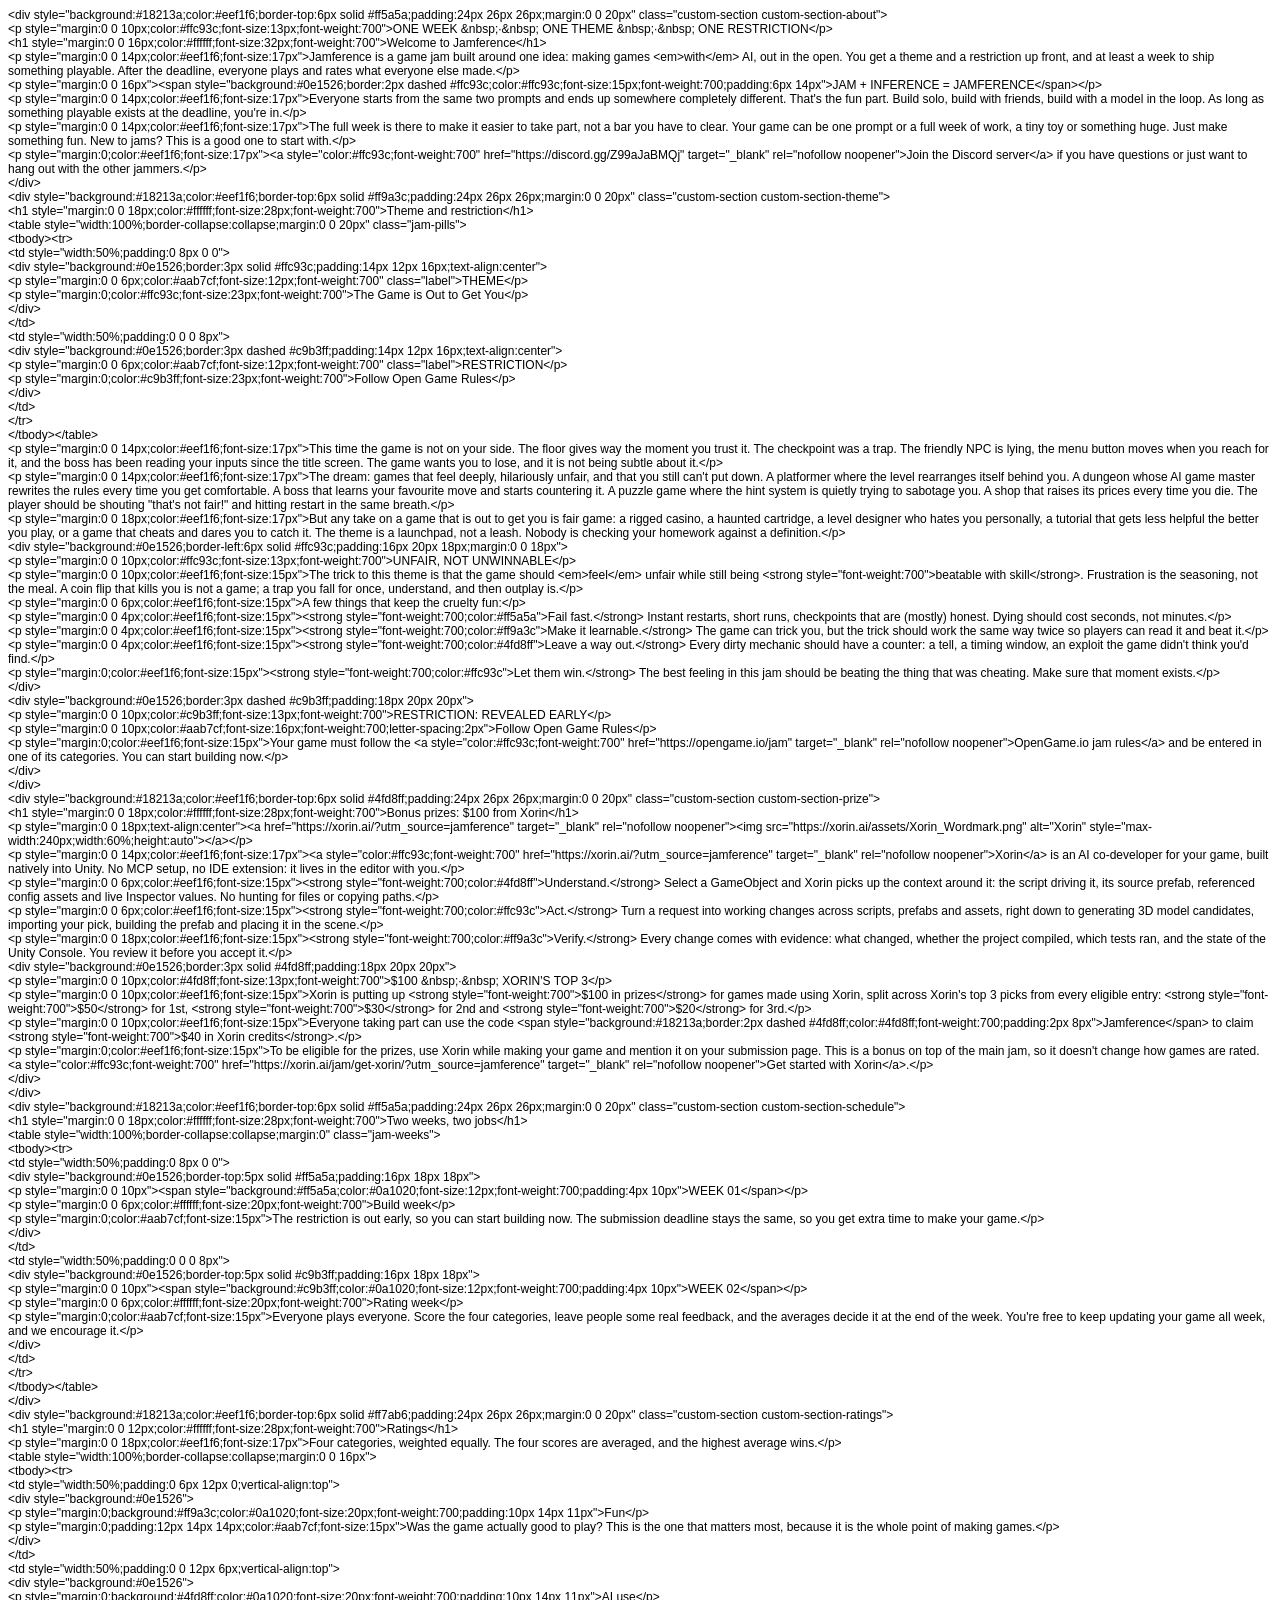
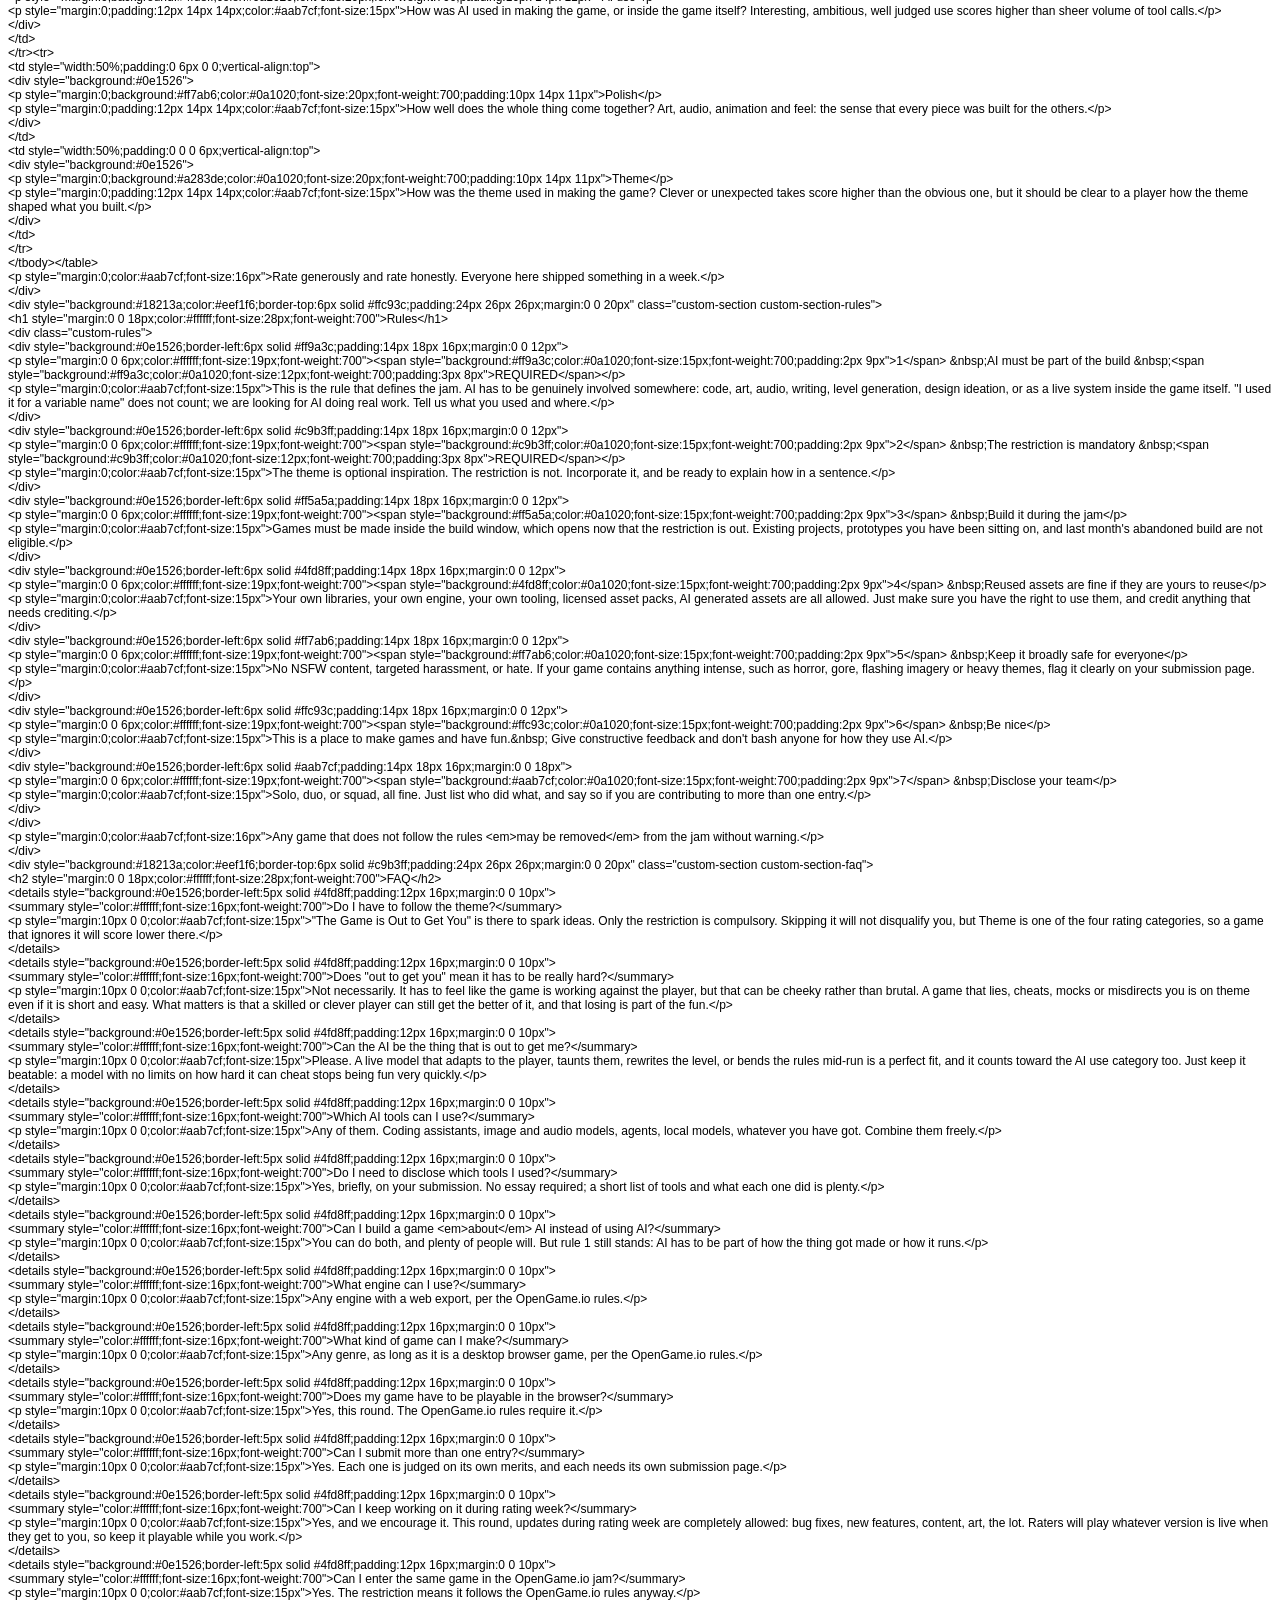
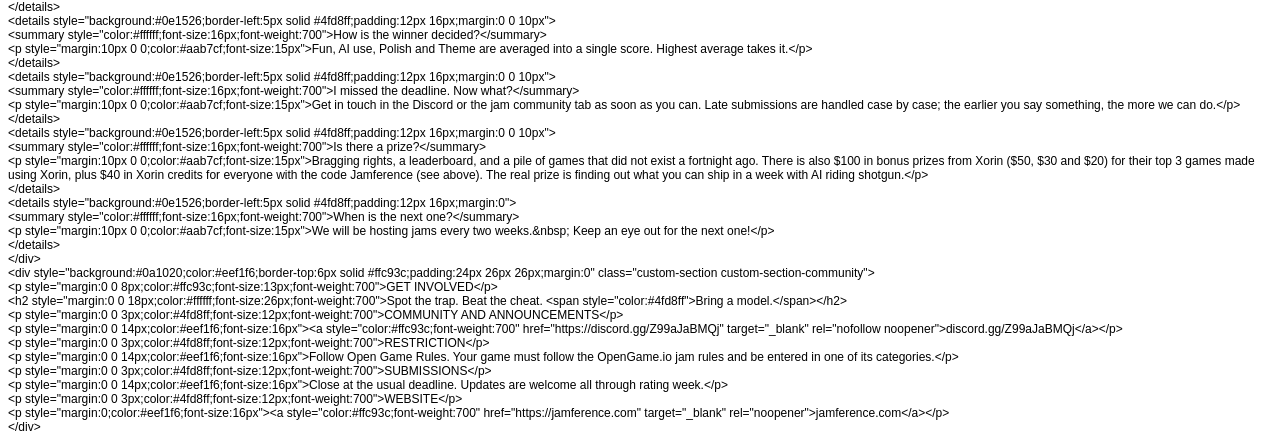
<file: itch_pages/jamference5.html>
<!DOCTYPE html PUBLIC "-//W3C//DTD HTML 4.01//EN" "http://www.w3.org/TR/html4/strict.dtd">
<html>
<head>
  <meta http-equiv="Content-Type" content="text/html; charset=utf-8">
  <meta http-equiv="Content-Style-Type" content="text/css">
  <title></title>
  <meta name="Generator" content="Cocoa HTML Writer">
  <meta name="CocoaVersion" content="2685.7">
  <style type="text/css">
    p.p1 {margin: 0.0px 0.0px 0.0px 0.0px; font: 12.0px Helvetica}
  </style>
</head>
<body>
<p class="p1">&lt;div style="background:#18213a;color:#eef1f6;border-top:6px solid #ff5a5a;padding:24px 26px 26px;margin:0 0 20px" class="custom-section custom-section-about"&gt;</p>
<p class="p1">&lt;p style="margin:0 0 10px;color:#ffc93c;font-size:13px;font-weight:700"&gt;ONE WEEK &amp;nbsp;·&amp;nbsp; ONE THEME &amp;nbsp;·&amp;nbsp; ONE RESTRICTION&lt;/p&gt;</p>
<p class="p1">&lt;h1 style="margin:0 0 16px;color:#ffffff;font-size:32px;font-weight:700"&gt;Welcome to Jamference&lt;/h1&gt;</p>
<p class="p1">&lt;p style="margin:0 0 14px;color:#eef1f6;font-size:17px"&gt;Jamference is a game jam built around one idea: making games &lt;em&gt;with&lt;/em&gt; AI, out in the open. You get a theme and a restriction up front, and at least a week to ship something playable. After the deadline, everyone plays and rates what everyone else made.&lt;/p&gt;</p>
<p class="p1">&lt;p style="margin:0 0 16px"&gt;&lt;span style="background:#0e1526;border:2px dashed #ffc93c;color:#ffc93c;font-size:15px;font-weight:700;padding:6px 14px"&gt;JAM + INFERENCE = JAMFERENCE&lt;/span&gt;&lt;/p&gt;</p>
<p class="p1">&lt;p style="margin:0 0 14px;color:#eef1f6;font-size:17px"&gt;Everyone starts from the same two prompts and ends up somewhere completely different. That's the fun part. Build solo, build with friends, build with a model in the loop. As long as something playable exists at the deadline, you're in.&lt;/p&gt;</p>
<p class="p1">&lt;p style="margin:0 0 14px;color:#eef1f6;font-size:17px"&gt;The full week is there to make it easier to take part, not a bar you have to clear. Your game can be one prompt or a full week of work, a tiny toy or something huge. Just make something fun. New to jams? This is a good one to start with.&lt;/p&gt;</p>
<p class="p1">&lt;p style="margin:0;color:#eef1f6;font-size:17px"&gt;&lt;a style="color:#ffc93c;font-weight:700" href="https://discord.gg/Z99aJaBMQj" target="_blank" rel="nofollow noopener"&gt;Join the Discord server&lt;/a&gt; if you have questions or just want to hang out with the other jammers.&lt;/p&gt;</p>
<p class="p1">&lt;/div&gt;</p>
<p class="p1">&lt;div style="background:#18213a;color:#eef1f6;border-top:6px solid #ff9a3c;padding:24px 26px 26px;margin:0 0 20px" class="custom-section custom-section-theme"&gt;</p>
<p class="p1">&lt;h1 style="margin:0 0 18px;color:#ffffff;font-size:28px;font-weight:700"&gt;Theme and restriction&lt;/h1&gt;</p>
<p class="p1">&lt;table style="width:100%;border-collapse:collapse;margin:0 0 20px" class="jam-pills"&gt;</p>
<p class="p1">&lt;tbody&gt;&lt;tr&gt;</p>
<p class="p1">&lt;td style="width:50%;padding:0 8px 0 0"&gt;</p>
<p class="p1">&lt;div style="background:#0e1526;border:3px solid #ffc93c;padding:14px 12px 16px;text-align:center"&gt;</p>
<p class="p1">&lt;p style="margin:0 0 6px;color:#aab7cf;font-size:12px;font-weight:700" class="label"&gt;THEME&lt;/p&gt;</p>
<p class="p1">&lt;p style="margin:0;color:#ffc93c;font-size:23px;font-weight:700"&gt;The Game is Out to Get You&lt;/p&gt;</p>
<p class="p1">&lt;/div&gt;</p>
<p class="p1">&lt;/td&gt;</p>
<p class="p1">&lt;td style="width:50%;padding:0 0 0 8px"&gt;</p>
<p class="p1">&lt;div style="background:#0e1526;border:3px dashed #c9b3ff;padding:14px 12px 16px;text-align:center"&gt;</p>
<p class="p1">&lt;p style="margin:0 0 6px;color:#aab7cf;font-size:12px;font-weight:700" class="label"&gt;RESTRICTION&lt;/p&gt;</p>
<p class="p1">&lt;p style="margin:0;color:#c9b3ff;font-size:23px;font-weight:700"&gt;Follow Open Game Rules&lt;/p&gt;</p>
<p class="p1">&lt;/div&gt;</p>
<p class="p1">&lt;/td&gt;</p>
<p class="p1">&lt;/tr&gt;</p>
<p class="p1">&lt;/tbody&gt;&lt;/table&gt;</p>
<p class="p1">&lt;p style="margin:0 0 14px;color:#eef1f6;font-size:17px"&gt;This time the game is not on your side. The floor gives way the moment you trust it. The checkpoint was a trap. The friendly NPC is lying, the menu button moves when you reach for it, and the boss has been reading your inputs since the title screen. The game wants you to lose, and it is not being subtle about it.&lt;/p&gt;</p>
<p class="p1">&lt;p style="margin:0 0 14px;color:#eef1f6;font-size:17px"&gt;The dream: games that feel deeply, hilariously unfair, and that you still can't put down. A platformer where the level rearranges itself behind you. A dungeon whose AI game master rewrites the rules every time you get comfortable. A boss that learns your favourite move and starts countering it. A puzzle game where the hint system is quietly trying to sabotage you. A shop that raises its prices every time you die. The player should be shouting "that's not fair!" and hitting restart in the same breath.&lt;/p&gt;</p>
<p class="p1">&lt;p style="margin:0 0 18px;color:#eef1f6;font-size:17px"&gt;But any take on a game that is out to get you is fair game: a rigged casino, a haunted cartridge, a level designer who hates you personally, a tutorial that gets less helpful the better you play, or a game that cheats and dares you to catch it. The theme is a launchpad, not a leash. Nobody is checking your homework against a definition.&lt;/p&gt;</p>
<p class="p1">&lt;div style="background:#0e1526;border-left:6px solid #ffc93c;padding:16px 20px 18px;margin:0 0 18px"&gt;</p>
<p class="p1">&lt;p style="margin:0 0 10px;color:#ffc93c;font-size:13px;font-weight:700"&gt;UNFAIR, NOT UNWINNABLE&lt;/p&gt;</p>
<p class="p1">&lt;p style="margin:0 0 10px;color:#eef1f6;font-size:15px"&gt;The trick to this theme is that the game should &lt;em&gt;feel&lt;/em&gt; unfair while still being &lt;strong style="font-weight:700"&gt;beatable with skill&lt;/strong&gt;. Frustration is the seasoning, not the meal. A coin flip that kills you is not a game; a trap you fall for once, understand, and then outplay is.&lt;/p&gt;</p>
<p class="p1">&lt;p style="margin:0 0 6px;color:#eef1f6;font-size:15px"&gt;A few things that keep the cruelty fun:&lt;/p&gt;</p>
<p class="p1">&lt;p style="margin:0 0 4px;color:#eef1f6;font-size:15px"&gt;&lt;strong style="font-weight:700;color:#ff5a5a"&gt;Fail fast.&lt;/strong&gt; Instant restarts, short runs, checkpoints that are (mostly) honest. Dying should cost seconds, not minutes.&lt;/p&gt;</p>
<p class="p1">&lt;p style="margin:0 0 4px;color:#eef1f6;font-size:15px"&gt;&lt;strong style="font-weight:700;color:#ff9a3c"&gt;Make it learnable.&lt;/strong&gt; The game can trick you, but the trick should work the same way twice so players can read it and beat it.&lt;/p&gt;</p>
<p class="p1">&lt;p style="margin:0 0 4px;color:#eef1f6;font-size:15px"&gt;&lt;strong style="font-weight:700;color:#4fd8ff"&gt;Leave a way out.&lt;/strong&gt; Every dirty mechanic should have a counter: a tell, a timing window, an exploit the game didn't think you'd find.&lt;/p&gt;</p>
<p class="p1">&lt;p style="margin:0;color:#eef1f6;font-size:15px"&gt;&lt;strong style="font-weight:700;color:#ffc93c"&gt;Let them win.&lt;/strong&gt; The best feeling in this jam should be beating the thing that was cheating. Make sure that moment exists.&lt;/p&gt;</p>
<p class="p1">&lt;/div&gt;</p>
<p class="p1">&lt;div style="background:#0e1526;border:3px dashed #c9b3ff;padding:18px 20px 20px"&gt;</p>
<p class="p1">&lt;p style="margin:0 0 10px;color:#c9b3ff;font-size:13px;font-weight:700"&gt;RESTRICTION: REVEALED EARLY&lt;/p&gt;</p>
<p class="p1">&lt;p style="margin:0 0 10px;color:#aab7cf;font-size:16px;font-weight:700;letter-spacing:2px"&gt;Follow Open Game Rules&lt;/p&gt;</p>
<p class="p1">&lt;p style="margin:0;color:#eef1f6;font-size:15px"&gt;Your game must follow the &lt;a style="color:#ffc93c;font-weight:700" href="https://opengame.io/jam" target="_blank" rel="nofollow noopener"&gt;OpenGame.io jam rules&lt;/a&gt; and be entered in one of its categories. You can start building now.&lt;/p&gt;</p>
<p class="p1">&lt;/div&gt;</p>
<p class="p1">&lt;/div&gt;</p>
<p class="p1">&lt;div style="background:#18213a;color:#eef1f6;border-top:6px solid #4fd8ff;padding:24px 26px 26px;margin:0 0 20px" class="custom-section custom-section-prize"&gt;</p>
<p class="p1">&lt;h1 style="margin:0 0 18px;color:#ffffff;font-size:28px;font-weight:700"&gt;Bonus prizes: $100 from Xorin&lt;/h1&gt;</p>
<p class="p1">&lt;p style="margin:0 0 18px;text-align:center"&gt;&lt;a href="https://xorin.ai/?utm_source=jamference" target="_blank" rel="nofollow noopener"&gt;&lt;img src="https://xorin.ai/assets/Xorin_Wordmark.png" alt="Xorin" style="max-width:240px;width:60%;height:auto"&gt;&lt;/a&gt;&lt;/p&gt;</p>
<p class="p1">&lt;p style="margin:0 0 14px;color:#eef1f6;font-size:17px"&gt;&lt;a style="color:#ffc93c;font-weight:700" href="https://xorin.ai/?utm_source=jamference" target="_blank" rel="nofollow noopener"&gt;Xorin&lt;/a&gt; is an AI co-developer for your game, built natively into Unity. No MCP setup, no IDE extension: it lives in the editor with you.&lt;/p&gt;</p>
<p class="p1">&lt;p style="margin:0 0 6px;color:#eef1f6;font-size:15px"&gt;&lt;strong style="font-weight:700;color:#4fd8ff"&gt;Understand.&lt;/strong&gt; Select a GameObject and Xorin picks up the context around it: the script driving it, its source prefab, referenced config assets and live Inspector values. No hunting for files or copying paths.&lt;/p&gt;</p>
<p class="p1">&lt;p style="margin:0 0 6px;color:#eef1f6;font-size:15px"&gt;&lt;strong style="font-weight:700;color:#ffc93c"&gt;Act.&lt;/strong&gt; Turn a request into working changes across scripts, prefabs and assets, right down to generating 3D model candidates, importing your pick, building the prefab and placing it in the scene.&lt;/p&gt;</p>
<p class="p1">&lt;p style="margin:0 0 18px;color:#eef1f6;font-size:15px"&gt;&lt;strong style="font-weight:700;color:#ff9a3c"&gt;Verify.&lt;/strong&gt; Every change comes with evidence: what changed, whether the project compiled, which tests ran, and the state of the Unity Console. You review it before you accept it.&lt;/p&gt;</p>
<p class="p1">&lt;div style="background:#0e1526;border:3px solid #4fd8ff;padding:18px 20px 20px"&gt;</p>
<p class="p1">&lt;p style="margin:0 0 10px;color:#4fd8ff;font-size:13px;font-weight:700"&gt;$100 &amp;nbsp;·&amp;nbsp; XORIN'S TOP 3&lt;/p&gt;</p>
<p class="p1">&lt;p style="margin:0 0 10px;color:#eef1f6;font-size:15px"&gt;Xorin is putting up &lt;strong style="font-weight:700"&gt;$100 in prizes&lt;/strong&gt; for games made using Xorin, split across Xorin's top 3 picks from every eligible entry: &lt;strong style="font-weight:700"&gt;$50&lt;/strong&gt; for 1st, &lt;strong style="font-weight:700"&gt;$30&lt;/strong&gt; for 2nd and &lt;strong style="font-weight:700"&gt;$20&lt;/strong&gt; for 3rd.&lt;/p&gt;</p>
<p class="p1">&lt;p style="margin:0 0 10px;color:#eef1f6;font-size:15px"&gt;Everyone taking part can use the code &lt;span style="background:#18213a;border:2px dashed #4fd8ff;color:#4fd8ff;font-weight:700;padding:2px 8px"&gt;Jamference&lt;/span&gt; to claim &lt;strong style="font-weight:700"&gt;$40 in Xorin credits&lt;/strong&gt;.&lt;/p&gt;</p>
<p class="p1">&lt;p style="margin:0;color:#eef1f6;font-size:15px"&gt;To be eligible for the prizes, use Xorin while making your game and mention it on your submission page. This is a bonus on top of the main jam, so it doesn't change how games are rated. &lt;a style="color:#ffc93c;font-weight:700" href="https://xorin.ai/jam/get-xorin/?utm_source=jamference" target="_blank" rel="nofollow noopener"&gt;Get started with Xorin&lt;/a&gt;.&lt;/p&gt;</p>
<p class="p1">&lt;/div&gt;</p>
<p class="p1">&lt;/div&gt;</p>
<p class="p1">&lt;div style="background:#18213a;color:#eef1f6;border-top:6px solid #ff5a5a;padding:24px 26px 26px;margin:0 0 20px" class="custom-section custom-section-schedule"&gt;</p>
<p class="p1">&lt;h1 style="margin:0 0 18px;color:#ffffff;font-size:28px;font-weight:700"&gt;Two weeks, two jobs&lt;/h1&gt;</p>
<p class="p1">&lt;table style="width:100%;border-collapse:collapse;margin:0" class="jam-weeks"&gt;</p>
<p class="p1">&lt;tbody&gt;&lt;tr&gt;</p>
<p class="p1">&lt;td style="width:50%;padding:0 8px 0 0"&gt;</p>
<p class="p1">&lt;div style="background:#0e1526;border-top:5px solid #ff5a5a;padding:16px 18px 18px"&gt;</p>
<p class="p1">&lt;p style="margin:0 0 10px"&gt;&lt;span style="background:#ff5a5a;color:#0a1020;font-size:12px;font-weight:700;padding:4px 10px"&gt;WEEK 01&lt;/span&gt;&lt;/p&gt;</p>
<p class="p1">&lt;p style="margin:0 0 6px;color:#ffffff;font-size:20px;font-weight:700"&gt;Build week&lt;/p&gt;</p>
<p class="p1">&lt;p style="margin:0;color:#aab7cf;font-size:15px"&gt;The restriction is out early, so you can start building now. The submission deadline stays the same, so you get extra time to make your game.&lt;/p&gt;</p>
<p class="p1">&lt;/div&gt;</p>
<p class="p1">&lt;/td&gt;</p>
<p class="p1">&lt;td style="width:50%;padding:0 0 0 8px"&gt;</p>
<p class="p1">&lt;div style="background:#0e1526;border-top:5px solid #c9b3ff;padding:16px 18px 18px"&gt;</p>
<p class="p1">&lt;p style="margin:0 0 10px"&gt;&lt;span style="background:#c9b3ff;color:#0a1020;font-size:12px;font-weight:700;padding:4px 10px"&gt;WEEK 02&lt;/span&gt;&lt;/p&gt;</p>
<p class="p1">&lt;p style="margin:0 0 6px;color:#ffffff;font-size:20px;font-weight:700"&gt;Rating week&lt;/p&gt;</p>
<p class="p1">&lt;p style="margin:0;color:#aab7cf;font-size:15px"&gt;Everyone plays everyone. Score the four categories, leave people some real feedback, and the averages decide it at the end of the week. You're free to keep updating your game all week, and we encourage it.&lt;/p&gt;</p>
<p class="p1">&lt;/div&gt;</p>
<p class="p1">&lt;/td&gt;</p>
<p class="p1">&lt;/tr&gt;</p>
<p class="p1">&lt;/tbody&gt;&lt;/table&gt;</p>
<p class="p1">&lt;/div&gt;</p>
<p class="p1">&lt;div style="background:#18213a;color:#eef1f6;border-top:6px solid #ff7ab6;padding:24px 26px 26px;margin:0 0 20px" class="custom-section custom-section-ratings"&gt;</p>
<p class="p1">&lt;h1 style="margin:0 0 12px;color:#ffffff;font-size:28px;font-weight:700"&gt;Ratings&lt;/h1&gt;</p>
<p class="p1">&lt;p style="margin:0 0 18px;color:#eef1f6;font-size:17px"&gt;Four categories, weighted equally. The four scores are averaged, and the highest average wins.&lt;/p&gt;</p>
<p class="p1">&lt;table style="width:100%;border-collapse:collapse;margin:0 0 16px"&gt;</p>
<p class="p1">&lt;tbody&gt;&lt;tr&gt;</p>
<p class="p1">&lt;td style="width:50%;padding:0 6px 12px 0;vertical-align:top"&gt;</p>
<p class="p1">&lt;div style="background:#0e1526"&gt;</p>
<p class="p1">&lt;p style="margin:0;background:#ff9a3c;color:#0a1020;font-size:20px;font-weight:700;padding:10px 14px 11px"&gt;Fun&lt;/p&gt;</p>
<p class="p1">&lt;p style="margin:0;padding:12px 14px 14px;color:#aab7cf;font-size:15px"&gt;Was the game actually good to play? This is the one that matters most, because it is the whole point of making games.&lt;/p&gt;</p>
<p class="p1">&lt;/div&gt;</p>
<p class="p1">&lt;/td&gt;</p>
<p class="p1">&lt;td style="width:50%;padding:0 0 12px 6px;vertical-align:top"&gt;</p>
<p class="p1">&lt;div style="background:#0e1526"&gt;</p>
<p class="p1">&lt;p style="margin:0;background:#4fd8ff;color:#0a1020;font-size:20px;font-weight:700;padding:10px 14px 11px"&gt;AI use&lt;/p&gt;</p>
<p class="p1">&lt;p style="margin:0;padding:12px 14px 14px;color:#aab7cf;font-size:15px"&gt;How was AI used in making the game, or inside the game itself? Interesting, ambitious, well judged use scores higher than sheer volume of tool calls.&lt;/p&gt;</p>
<p class="p1">&lt;/div&gt;</p>
<p class="p1">&lt;/td&gt;</p>
<p class="p1">&lt;/tr&gt;&lt;tr&gt;</p>
<p class="p1">&lt;td style="width:50%;padding:0 6px 0 0;vertical-align:top"&gt;</p>
<p class="p1">&lt;div style="background:#0e1526"&gt;</p>
<p class="p1">&lt;p style="margin:0;background:#ff7ab6;color:#0a1020;font-size:20px;font-weight:700;padding:10px 14px 11px"&gt;Polish&lt;/p&gt;</p>
<p class="p1">&lt;p style="margin:0;padding:12px 14px 14px;color:#aab7cf;font-size:15px"&gt;How well does the whole thing come together? Art, audio, animation and feel: the sense that every piece was built for the others.&lt;/p&gt;</p>
<p class="p1">&lt;/div&gt;</p>
<p class="p1">&lt;/td&gt;</p>
<p class="p1">&lt;td style="width:50%;padding:0 0 0 6px;vertical-align:top"&gt;</p>
<p class="p1">&lt;div style="background:#0e1526"&gt;</p>
<p class="p1">&lt;p style="margin:0;background:#a283de;color:#0a1020;font-size:20px;font-weight:700;padding:10px 14px 11px"&gt;Theme&lt;/p&gt;</p>
<p class="p1">&lt;p style="margin:0;padding:12px 14px 14px;color:#aab7cf;font-size:15px"&gt;How was the theme used in making the game? Clever or unexpected takes score higher than the obvious one, but it should be clear to a player how the theme shaped what you built.&lt;/p&gt;</p>
<p class="p1">&lt;/div&gt;</p>
<p class="p1">&lt;/td&gt;</p>
<p class="p1">&lt;/tr&gt;</p>
<p class="p1">&lt;/tbody&gt;&lt;/table&gt;</p>
<p class="p1">&lt;p style="margin:0;color:#aab7cf;font-size:16px"&gt;Rate generously and rate honestly. Everyone here shipped something in a week.&lt;/p&gt;</p>
<p class="p1">&lt;/div&gt;</p>
<p class="p1">&lt;div style="background:#18213a;color:#eef1f6;border-top:6px solid #ffc93c;padding:24px 26px 26px;margin:0 0 20px" class="custom-section custom-section-rules"&gt;</p>
<p class="p1">&lt;h1 style="margin:0 0 18px;color:#ffffff;font-size:28px;font-weight:700"&gt;Rules&lt;/h1&gt;</p>
<p class="p1">&lt;div class="custom-rules"&gt;</p>
<p class="p1">&lt;div style="background:#0e1526;border-left:6px solid #ff9a3c;padding:14px 18px 16px;margin:0 0 12px"&gt;</p>
<p class="p1">&lt;p style="margin:0 0 6px;color:#ffffff;font-size:19px;font-weight:700"&gt;&lt;span style="background:#ff9a3c;color:#0a1020;font-size:15px;font-weight:700;padding:2px 9px"&gt;1&lt;/span&gt; &amp;nbsp;AI must be part of the build &amp;nbsp;&lt;span style="background:#ff9a3c;color:#0a1020;font-size:12px;font-weight:700;padding:3px 8px"&gt;REQUIRED&lt;/span&gt;&lt;/p&gt;</p>
<p class="p1">&lt;p style="margin:0;color:#aab7cf;font-size:15px"&gt;This is the rule that defines the jam. AI has to be genuinely involved somewhere: code, art, audio, writing, level generation, design ideation, or as a live system inside the game itself. "I used it for a variable name" does not count; we are looking for AI doing real work. Tell us what you used and where.&lt;/p&gt;</p>
<p class="p1">&lt;/div&gt;</p>
<p class="p1">&lt;div style="background:#0e1526;border-left:6px solid #c9b3ff;padding:14px 18px 16px;margin:0 0 12px"&gt;</p>
<p class="p1">&lt;p style="margin:0 0 6px;color:#ffffff;font-size:19px;font-weight:700"&gt;&lt;span style="background:#c9b3ff;color:#0a1020;font-size:15px;font-weight:700;padding:2px 9px"&gt;2&lt;/span&gt; &amp;nbsp;The restriction is mandatory &amp;nbsp;&lt;span style="background:#c9b3ff;color:#0a1020;font-size:12px;font-weight:700;padding:3px 8px"&gt;REQUIRED&lt;/span&gt;&lt;/p&gt;</p>
<p class="p1">&lt;p style="margin:0;color:#aab7cf;font-size:15px"&gt;The theme is optional inspiration. The restriction is not. Incorporate it, and be ready to explain how in a sentence.&lt;/p&gt;</p>
<p class="p1">&lt;/div&gt;</p>
<p class="p1">&lt;div style="background:#0e1526;border-left:6px solid #ff5a5a;padding:14px 18px 16px;margin:0 0 12px"&gt;</p>
<p class="p1">&lt;p style="margin:0 0 6px;color:#ffffff;font-size:19px;font-weight:700"&gt;&lt;span style="background:#ff5a5a;color:#0a1020;font-size:15px;font-weight:700;padding:2px 9px"&gt;3&lt;/span&gt; &amp;nbsp;Build it during the jam&lt;/p&gt;</p>
<p class="p1">&lt;p style="margin:0;color:#aab7cf;font-size:15px"&gt;Games must be made inside the build window, which opens now that the restriction is out. Existing projects, prototypes you have been sitting on, and last month's abandoned build are not eligible.&lt;/p&gt;</p>
<p class="p1">&lt;/div&gt;</p>
<p class="p1">&lt;div style="background:#0e1526;border-left:6px solid #4fd8ff;padding:14px 18px 16px;margin:0 0 12px"&gt;</p>
<p class="p1">&lt;p style="margin:0 0 6px;color:#ffffff;font-size:19px;font-weight:700"&gt;&lt;span style="background:#4fd8ff;color:#0a1020;font-size:15px;font-weight:700;padding:2px 9px"&gt;4&lt;/span&gt; &amp;nbsp;Reused assets are fine if they are yours to reuse&lt;/p&gt;</p>
<p class="p1">&lt;p style="margin:0;color:#aab7cf;font-size:15px"&gt;Your own libraries, your own engine, your own tooling, licensed asset packs, AI generated assets are all allowed. Just make sure you have the right to use them, and credit anything that needs crediting.&lt;/p&gt;</p>
<p class="p1">&lt;/div&gt;</p>
<p class="p1">&lt;div style="background:#0e1526;border-left:6px solid #ff7ab6;padding:14px 18px 16px;margin:0 0 12px"&gt;</p>
<p class="p1">&lt;p style="margin:0 0 6px;color:#ffffff;font-size:19px;font-weight:700"&gt;&lt;span style="background:#ff7ab6;color:#0a1020;font-size:15px;font-weight:700;padding:2px 9px"&gt;5&lt;/span&gt; &amp;nbsp;Keep it broadly safe for everyone&lt;/p&gt;</p>
<p class="p1">&lt;p style="margin:0;color:#aab7cf;font-size:15px"&gt;No NSFW content, targeted harassment, or hate. If your game contains anything intense, such as horror, gore, flashing imagery or heavy themes, flag it clearly on your submission page.&lt;/p&gt;</p>
<p class="p1">&lt;/div&gt;</p>
<p class="p1">&lt;div style="background:#0e1526;border-left:6px solid #ffc93c;padding:14px 18px 16px;margin:0 0 12px"&gt;</p>
<p class="p1">&lt;p style="margin:0 0 6px;color:#ffffff;font-size:19px;font-weight:700"&gt;&lt;span style="background:#ffc93c;color:#0a1020;font-size:15px;font-weight:700;padding:2px 9px"&gt;6&lt;/span&gt; &amp;nbsp;Be nice&lt;/p&gt;</p>
<p class="p1">&lt;p style="margin:0;color:#aab7cf;font-size:15px"&gt;This is a place to make games and have fun.&amp;nbsp; Give constructive feedback and don't bash anyone for how they use AI.&lt;/p&gt;</p>
<p class="p1">&lt;/div&gt;</p>
<p class="p1">&lt;div style="background:#0e1526;border-left:6px solid #aab7cf;padding:14px 18px 16px;margin:0 0 18px"&gt;</p>
<p class="p1">&lt;p style="margin:0 0 6px;color:#ffffff;font-size:19px;font-weight:700"&gt;&lt;span style="background:#aab7cf;color:#0a1020;font-size:15px;font-weight:700;padding:2px 9px"&gt;7&lt;/span&gt; &amp;nbsp;Disclose your team&lt;/p&gt;</p>
<p class="p1">&lt;p style="margin:0;color:#aab7cf;font-size:15px"&gt;Solo, duo, or squad, all fine. Just list who did what, and say so if you are contributing to more than one entry.&lt;/p&gt;</p>
<p class="p1">&lt;/div&gt;</p>
<p class="p1">&lt;/div&gt;</p>
<p class="p1">&lt;p style="margin:0;color:#aab7cf;font-size:16px"&gt;Any game that does not follow the rules &lt;em&gt;may be removed&lt;/em&gt; from the jam without warning.&lt;/p&gt;</p>
<p class="p1">&lt;/div&gt;</p>
<p class="p1">&lt;div style="background:#18213a;color:#eef1f6;border-top:6px solid #c9b3ff;padding:24px 26px 26px;margin:0 0 20px" class="custom-section custom-section-faq"&gt;</p>
<p class="p1">&lt;h2 style="margin:0 0 18px;color:#ffffff;font-size:28px;font-weight:700"&gt;FAQ&lt;/h2&gt;</p>
<p class="p1">&lt;details style="background:#0e1526;border-left:5px solid #4fd8ff;padding:12px 16px;margin:0 0 10px"&gt;</p>
<p class="p1">&lt;summary style="color:#ffffff;font-size:16px;font-weight:700"&gt;Do I have to follow the theme?&lt;/summary&gt;</p>
<p class="p1">&lt;p style="margin:10px 0 0;color:#aab7cf;font-size:15px"&gt;"The Game is Out to Get You" is there to spark ideas. Only the restriction is compulsory. Skipping it will not disqualify you, but Theme is one of the four rating categories, so a game that ignores it will score lower there.&lt;/p&gt;</p>
<p class="p1">&lt;/details&gt;</p>
<p class="p1">&lt;details style="background:#0e1526;border-left:5px solid #4fd8ff;padding:12px 16px;margin:0 0 10px"&gt;</p>
<p class="p1">&lt;summary style="color:#ffffff;font-size:16px;font-weight:700"&gt;Does "out to get you" mean it has to be really hard?&lt;/summary&gt;</p>
<p class="p1">&lt;p style="margin:10px 0 0;color:#aab7cf;font-size:15px"&gt;Not necessarily. It has to feel like the game is working against the player, but that can be cheeky rather than brutal. A game that lies, cheats, mocks or misdirects you is on theme even if it is short and easy. What matters is that a skilled or clever player can still get the better of it, and that losing is part of the fun.&lt;/p&gt;</p>
<p class="p1">&lt;/details&gt;</p>
<p class="p1">&lt;details style="background:#0e1526;border-left:5px solid #4fd8ff;padding:12px 16px;margin:0 0 10px"&gt;</p>
<p class="p1">&lt;summary style="color:#ffffff;font-size:16px;font-weight:700"&gt;Can the AI be the thing that is out to get me?&lt;/summary&gt;</p>
<p class="p1">&lt;p style="margin:10px 0 0;color:#aab7cf;font-size:15px"&gt;Please. A live model that adapts to the player, taunts them, rewrites the level, or bends the rules mid-run is a perfect fit, and it counts toward the AI use category too. Just keep it beatable: a model with no limits on how hard it can cheat stops being fun very quickly.&lt;/p&gt;</p>
<p class="p1">&lt;/details&gt;</p>
<p class="p1">&lt;details style="background:#0e1526;border-left:5px solid #4fd8ff;padding:12px 16px;margin:0 0 10px"&gt;</p>
<p class="p1">&lt;summary style="color:#ffffff;font-size:16px;font-weight:700"&gt;Which AI tools can I use?&lt;/summary&gt;</p>
<p class="p1">&lt;p style="margin:10px 0 0;color:#aab7cf;font-size:15px"&gt;Any of them. Coding assistants, image and audio models, agents, local models, whatever you have got. Combine them freely.&lt;/p&gt;</p>
<p class="p1">&lt;/details&gt;</p>
<p class="p1">&lt;details style="background:#0e1526;border-left:5px solid #4fd8ff;padding:12px 16px;margin:0 0 10px"&gt;</p>
<p class="p1">&lt;summary style="color:#ffffff;font-size:16px;font-weight:700"&gt;Do I need to disclose which tools I used?&lt;/summary&gt;</p>
<p class="p1">&lt;p style="margin:10px 0 0;color:#aab7cf;font-size:15px"&gt;Yes, briefly, on your submission. No essay required; a short list of tools and what each one did is plenty.&lt;/p&gt;</p>
<p class="p1">&lt;/details&gt;</p>
<p class="p1">&lt;details style="background:#0e1526;border-left:5px solid #4fd8ff;padding:12px 16px;margin:0 0 10px"&gt;</p>
<p class="p1">&lt;summary style="color:#ffffff;font-size:16px;font-weight:700"&gt;Can I build a game &lt;em&gt;about&lt;/em&gt; AI instead of using AI?&lt;/summary&gt;</p>
<p class="p1">&lt;p style="margin:10px 0 0;color:#aab7cf;font-size:15px"&gt;You can do both, and plenty of people will. But rule 1 still stands: AI has to be part of how the thing got made or how it runs.&lt;/p&gt;</p>
<p class="p1">&lt;/details&gt;</p>
<p class="p1">&lt;details style="background:#0e1526;border-left:5px solid #4fd8ff;padding:12px 16px;margin:0 0 10px"&gt;</p>
<p class="p1">&lt;summary style="color:#ffffff;font-size:16px;font-weight:700"&gt;What engine can I use?&lt;/summary&gt;</p>
<p class="p1">&lt;p style="margin:10px 0 0;color:#aab7cf;font-size:15px"&gt;Any engine with a web export, per the OpenGame.io rules.&lt;/p&gt;</p>
<p class="p1">&lt;/details&gt;</p>
<p class="p1">&lt;details style="background:#0e1526;border-left:5px solid #4fd8ff;padding:12px 16px;margin:0 0 10px"&gt;</p>
<p class="p1">&lt;summary style="color:#ffffff;font-size:16px;font-weight:700"&gt;What kind of game can I make?&lt;/summary&gt;</p>
<p class="p1">&lt;p style="margin:10px 0 0;color:#aab7cf;font-size:15px"&gt;Any genre, as long as it is a desktop browser game, per the OpenGame.io rules.&lt;/p&gt;</p>
<p class="p1">&lt;/details&gt;</p>
<p class="p1">&lt;details style="background:#0e1526;border-left:5px solid #4fd8ff;padding:12px 16px;margin:0 0 10px"&gt;</p>
<p class="p1">&lt;summary style="color:#ffffff;font-size:16px;font-weight:700"&gt;Does my game have to be playable in the browser?&lt;/summary&gt;</p>
<p class="p1">&lt;p style="margin:10px 0 0;color:#aab7cf;font-size:15px"&gt;Yes, this round. The OpenGame.io rules require it.&lt;/p&gt;</p>
<p class="p1">&lt;/details&gt;</p>
<p class="p1">&lt;details style="background:#0e1526;border-left:5px solid #4fd8ff;padding:12px 16px;margin:0 0 10px"&gt;</p>
<p class="p1">&lt;summary style="color:#ffffff;font-size:16px;font-weight:700"&gt;Can I submit more than one entry?&lt;/summary&gt;</p>
<p class="p1">&lt;p style="margin:10px 0 0;color:#aab7cf;font-size:15px"&gt;Yes. Each one is judged on its own merits, and each needs its own submission page.&lt;/p&gt;</p>
<p class="p1">&lt;/details&gt;</p>
<p class="p1">&lt;details style="background:#0e1526;border-left:5px solid #4fd8ff;padding:12px 16px;margin:0 0 10px"&gt;</p>
<p class="p1">&lt;summary style="color:#ffffff;font-size:16px;font-weight:700"&gt;Can I keep working on it during rating week?&lt;/summary&gt;</p>
<p class="p1">&lt;p style="margin:10px 0 0;color:#aab7cf;font-size:15px"&gt;Yes, and we encourage it. This round, updates during rating week are completely allowed: bug fixes, new features, content, art, the lot. Raters will play whatever version is live when they get to you, so keep it playable while you work.&lt;/p&gt;</p>
<p class="p1">&lt;/details&gt;</p>
<p class="p1">&lt;details style="background:#0e1526;border-left:5px solid #4fd8ff;padding:12px 16px;margin:0 0 10px"&gt;</p>
<p class="p1">&lt;summary style="color:#ffffff;font-size:16px;font-weight:700"&gt;Can I enter the same game in the OpenGame.io jam?&lt;/summary&gt;</p>
<p class="p1">&lt;p style="margin:10px 0 0;color:#aab7cf;font-size:15px"&gt;Yes. The restriction means it follows the OpenGame.io rules anyway.&lt;/p&gt;</p>
<p class="p1">&lt;/details&gt;</p>
<p class="p1">&lt;details style="background:#0e1526;border-left:5px solid #4fd8ff;padding:12px 16px;margin:0 0 10px"&gt;</p>
<p class="p1">&lt;summary style="color:#ffffff;font-size:16px;font-weight:700"&gt;How is the winner decided?&lt;/summary&gt;</p>
<p class="p1">&lt;p style="margin:10px 0 0;color:#aab7cf;font-size:15px"&gt;Fun, AI use, Polish and Theme are averaged into a single score. Highest average takes it.&lt;/p&gt;</p>
<p class="p1">&lt;/details&gt;</p>
<p class="p1">&lt;details style="background:#0e1526;border-left:5px solid #4fd8ff;padding:12px 16px;margin:0 0 10px"&gt;</p>
<p class="p1">&lt;summary style="color:#ffffff;font-size:16px;font-weight:700"&gt;I missed the deadline. Now what?&lt;/summary&gt;</p>
<p class="p1">&lt;p style="margin:10px 0 0;color:#aab7cf;font-size:15px"&gt;Get in touch in the Discord or the jam community tab as soon as you can. Late submissions are handled case by case; the earlier you say something, the more we can do.&lt;/p&gt;</p>
<p class="p1">&lt;/details&gt;</p>
<p class="p1">&lt;details style="background:#0e1526;border-left:5px solid #4fd8ff;padding:12px 16px;margin:0 0 10px"&gt;</p>
<p class="p1">&lt;summary style="color:#ffffff;font-size:16px;font-weight:700"&gt;Is there a prize?&lt;/summary&gt;</p>
<p class="p1">&lt;p style="margin:10px 0 0;color:#aab7cf;font-size:15px"&gt;Bragging rights, a leaderboard, and a pile of games that did not exist a fortnight ago. There is also $100 in bonus prizes from Xorin ($50, $30 and $20) for their top 3 games made using Xorin, plus $40 in Xorin credits for everyone with the code Jamference (see above). The real prize is finding out what you can ship in a week with AI riding shotgun.&lt;/p&gt;</p>
<p class="p1">&lt;/details&gt;</p>
<p class="p1">&lt;details style="background:#0e1526;border-left:5px solid #4fd8ff;padding:12px 16px;margin:0"&gt;</p>
<p class="p1">&lt;summary style="color:#ffffff;font-size:16px;font-weight:700"&gt;When is the next one?&lt;/summary&gt;</p>
<p class="p1">&lt;p style="margin:10px 0 0;color:#aab7cf;font-size:15px"&gt;We will be hosting jams every two weeks.&amp;nbsp; Keep an eye out for the next one!&lt;/p&gt;</p>
<p class="p1">&lt;/details&gt;</p>
<p class="p1">&lt;/div&gt;</p>
<p class="p1">&lt;div style="background:#0a1020;color:#eef1f6;border-top:6px solid #ffc93c;padding:24px 26px 26px;margin:0" class="custom-section custom-section-community"&gt;</p>
<p class="p1">&lt;p style="margin:0 0 8px;color:#ffc93c;font-size:13px;font-weight:700"&gt;GET INVOLVED&lt;/p&gt;</p>
<p class="p1">&lt;h2 style="margin:0 0 18px;color:#ffffff;font-size:26px;font-weight:700"&gt;Spot the trap. Beat the cheat. &lt;span style="color:#4fd8ff"&gt;Bring a model.&lt;/span&gt;&lt;/h2&gt;</p>
<p class="p1">&lt;p style="margin:0 0 3px;color:#4fd8ff;font-size:12px;font-weight:700"&gt;COMMUNITY AND ANNOUNCEMENTS&lt;/p&gt;</p>
<p class="p1">&lt;p style="margin:0 0 14px;color:#eef1f6;font-size:16px"&gt;&lt;a style="color:#ffc93c;font-weight:700" href="https://discord.gg/Z99aJaBMQj" target="_blank" rel="nofollow noopener"&gt;discord.gg/Z99aJaBMQj&lt;/a&gt;&lt;/p&gt;</p>
<p class="p1">&lt;p style="margin:0 0 3px;color:#4fd8ff;font-size:12px;font-weight:700"&gt;RESTRICTION&lt;/p&gt;</p>
<p class="p1">&lt;p style="margin:0 0 14px;color:#eef1f6;font-size:16px"&gt;Follow Open Game Rules. Your game must follow the OpenGame.io jam rules and be entered in one of its categories.&lt;/p&gt;</p>
<p class="p1">&lt;p style="margin:0 0 3px;color:#4fd8ff;font-size:12px;font-weight:700"&gt;SUBMISSIONS&lt;/p&gt;</p>
<p class="p1">&lt;p style="margin:0 0 14px;color:#eef1f6;font-size:16px"&gt;Close at the usual deadline. Updates are welcome all through rating week.&lt;/p&gt;</p>
<p class="p1">&lt;p style="margin:0 0 3px;color:#4fd8ff;font-size:12px;font-weight:700"&gt;WEBSITE&lt;/p&gt;</p>
<p class="p1">&lt;p style="margin:0;color:#eef1f6;font-size:16px"&gt;&lt;a style="color:#ffc93c;font-weight:700" href="https://jamference.com" target="_blank" rel="noopener"&gt;jamference.com&lt;/a&gt;&lt;/p&gt;</p>
<p class="p1">&lt;/div&gt;</p>
</body>
</html>
</file>
<file: nav.css>
/* ---------- site sidebar (shared by every page) ----------
   Wide screens: fixed rail on the left.
   Narrow screens: sticky bar across the top. */

.sidenav {
  position: sticky;
  top: 0;
  z-index: 50;
  background: var(--navy);
  color: var(--sky);
  box-shadow: 0 6px 18px -12px rgba(0,0,0,.6);
}

.sidenav-inner {
  display: flex;
  align-items: center;
  gap: 0.75rem;
  max-width: 50rem;
  margin: 0 auto;
  padding: 0.55rem 1rem;
}

.sidenav-brand {
  display: flex;
  align-items: center;
  gap: 0.6rem;
  text-decoration: none;
  color: var(--sky);
  flex: none;
}

.sidenav-brand img {
  width: 36px;
  height: 36px;
  border-radius: 10px;
  border: 2px solid rgba(245,188,63,.45);
  background: #000;
  display: block;
}

.sidenav-brand span {
  font-family: var(--display);
  font-weight: 800;
  font-size: 1.125rem;
  line-height: 1;
}

.sidenav ul {
  list-style: none;
  margin: 0 0 0 auto;
  padding: 0;
  display: flex;
  gap: 0.3rem;
}

.sidenav a.navlink {
  display: block;
  text-decoration: none;
  color: var(--sky);
  font-family: var(--display);
  font-weight: 700;
  font-size: 0.9375rem;
  line-height: 1.1;
  white-space: nowrap;
  border: 2px solid transparent;
  border-radius: 999px;
  padding: 0.45rem 0.75rem 0.5rem;
  transition: background .14s ease, border-color .14s ease, color .14s ease;
}

.sidenav a.navlink:hover { background: rgba(255,255,255,.08); }

.sidenav a.navlink[aria-current="page"] {
  color: var(--navy);
  background: var(--gold);
  border-color: var(--gold);
}

.sidenav a:focus-visible { outline: 3px solid var(--cyan); outline-offset: 2px; }

@media (max-width: 30rem) {
  .sidenav-brand span { display: none; }
  .sidenav ul { gap: 0.15rem; }
  .sidenav a.navlink { font-size: 0.875rem; padding: 0.45rem 0.6rem 0.5rem; }
}

/* rail layout */
@media (min-width: 64rem) {
  body { padding-left: 15rem; }

  .sidenav {
    position: fixed;
    top: 0;
    left: 0;
    bottom: 0;
    width: 15rem;
    box-shadow: 6px 0 24px -16px rgba(0,0,0,.6);
  }

  .sidenav-inner {
    flex-direction: column;
    align-items: stretch;
    gap: 1.75rem;
    height: 100%;
    padding: 1.75rem 1.1rem;
  }

  .sidenav-brand { flex-direction: column; align-items: flex-start; gap: 0.75rem; }
  .sidenav-brand img { width: 96px; height: 96px; border-radius: var(--r-md); }
  .sidenav-brand span { font-size: 1.5rem; }

  .sidenav ul { flex-direction: column; margin: 0; gap: 0.4rem; }
  .sidenav a.navlink { font-size: 1.0625rem; padding: 0.7rem 1rem 0.75rem; }

  .sidenav-foot {
    margin-top: auto;
    font-family: var(--pixel);
    font-size: 0.5625rem;
    letter-spacing: 0.08em;
    text-transform: uppercase;
    color: #9DBBCD;
  }
  .sidenav-foot a { color: var(--gold); }
}

@media (max-width: 63.99rem) {
  .sidenav-foot { display: none; }
}
</file>
